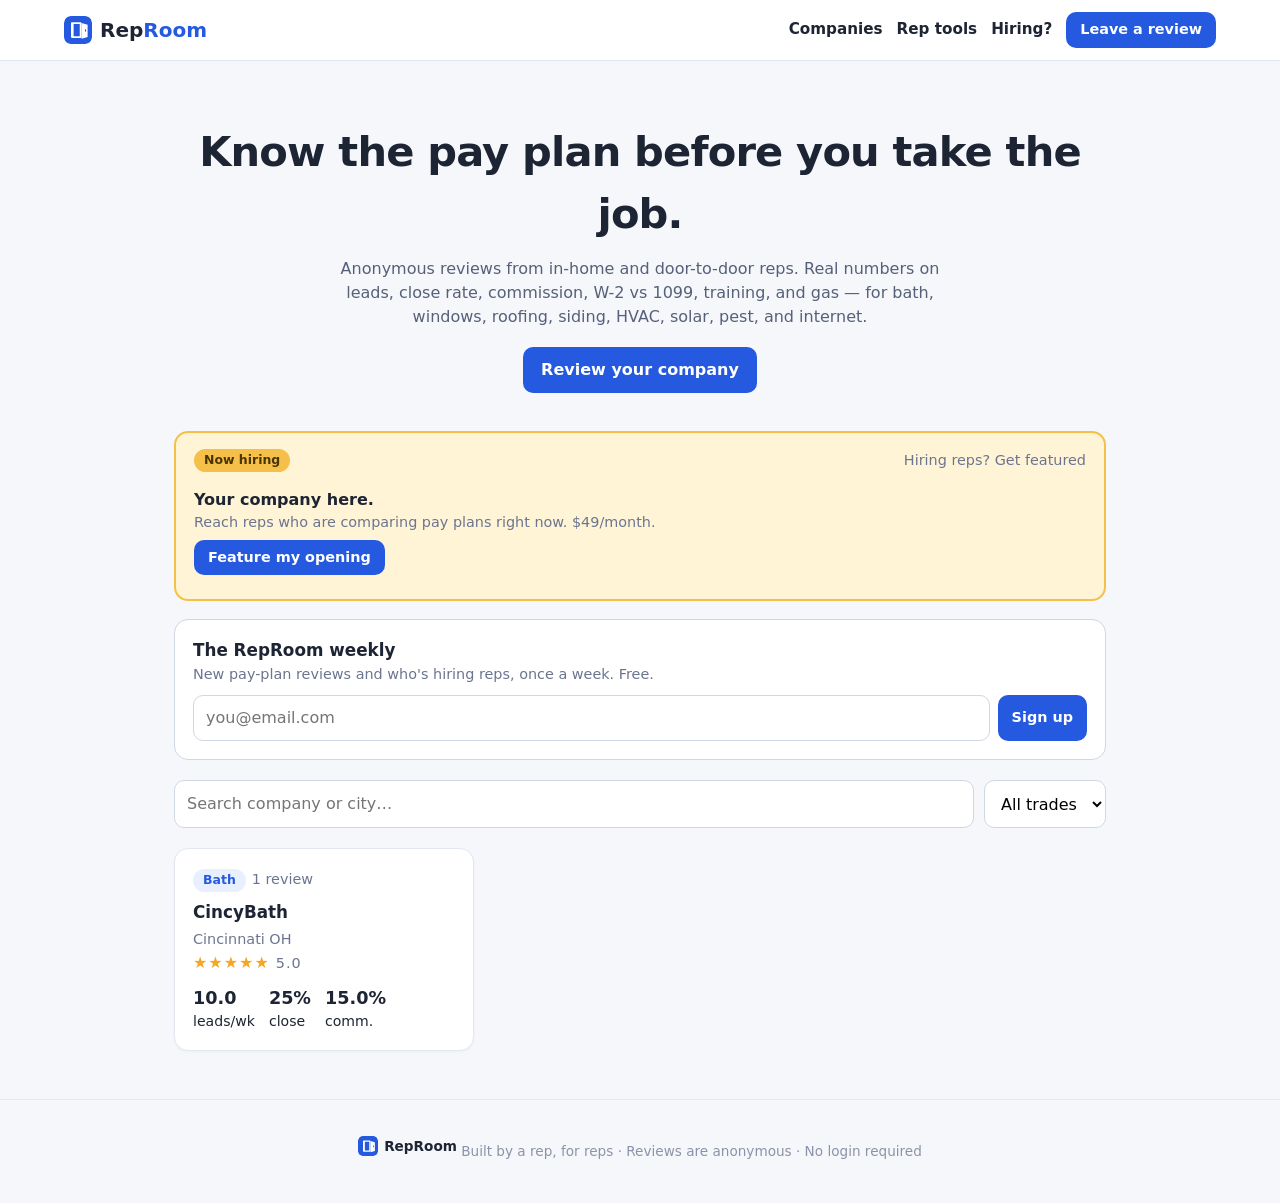
<file: index.html>
<!doctype html>
<html lang="en">
<head>
<meta charset="utf-8">
<meta name="viewport" content="width=device-width,initial-scale=1">
<title>RepRoom – real numbers from in-home sales reps</title>
<meta name="description" content="Anonymous, numbers-first reviews of in-home and door-to-door sales jobs. Leads, close rate, commission, W-2 vs 1099.">
<meta property="og:title" content="RepRoom">
<meta property="og:description" content="Know the pay plan before you take the job. Anonymous reviews from real sales reps.">
<meta property="og:type" content="website">
<link rel="icon" href="favicon.svg" type="image/svg+xml">
<link rel="apple-touch-icon" href="apple-touch-icon.png">
<link rel="stylesheet" href="style.css?v=noprice1">
</head>
<body>
<header>
  <a href="#/" class="logo" aria-label="RepRoom home">
    <img src="logo.svg" width="28" height="28" alt="">
    <span class="word">Rep<span>Room</span></span>
  </a>
  <nav>
    <a href="#/">Companies</a>
    <a href="visualizer/?v=iphone1">Rep tools</a>
    <a href="#/hire">Hiring?</a>
    <a href="#/review" class="btn sm">Leave a review</a>
  </nav>
</header>
<main id="app"></main>
<footer>
  <div class="foot-brand"><img src="logo.svg" width="20" height="20" alt=""> RepRoom</div>
  Built by a rep, for reps · Reviews are anonymous · No login required
</footer>
<script src="app.js?v=noprice1"></script>
</body>
</html>
</file>
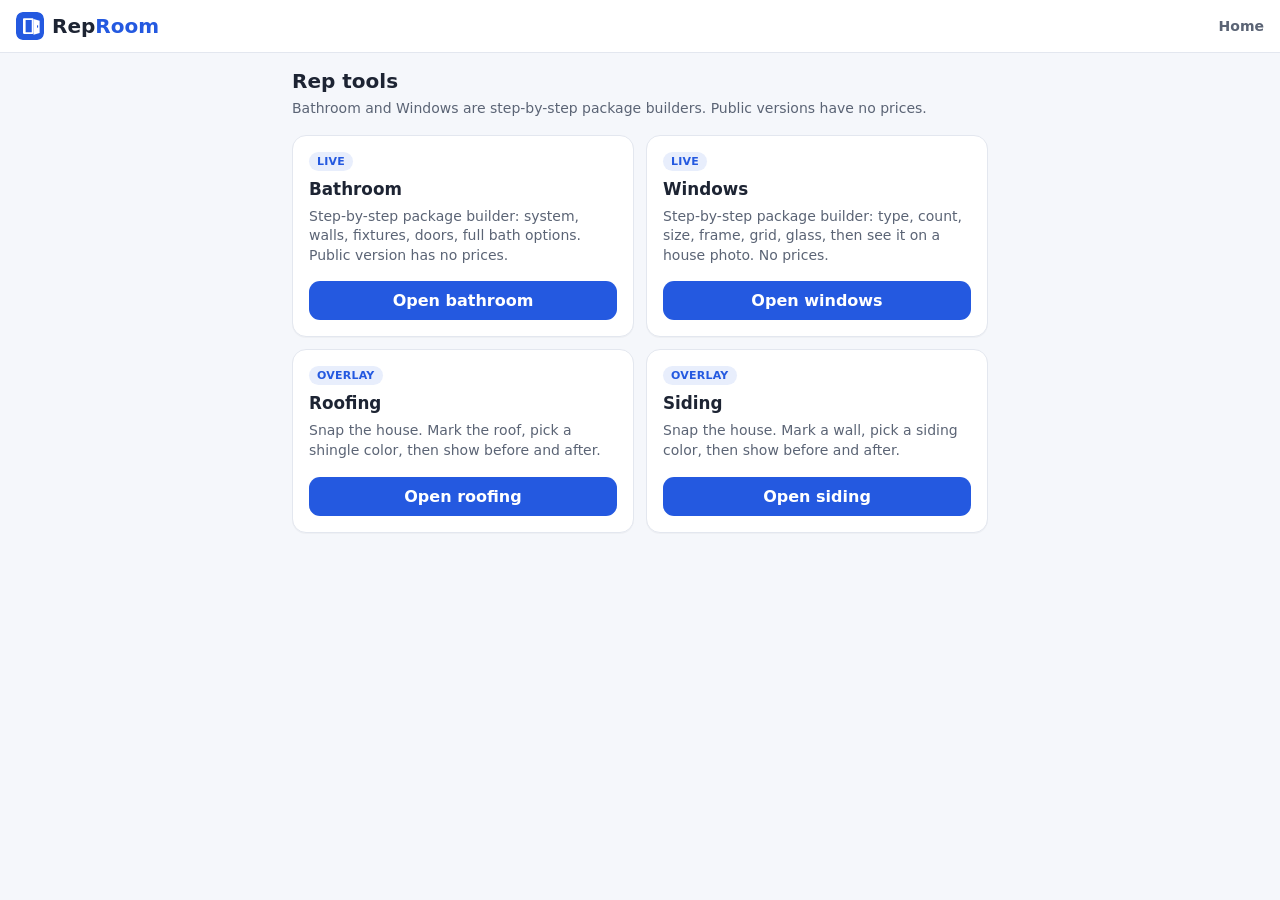
<file: visualizer/index.html>
<!doctype html>
<html lang="en"><head>
<meta charset="utf-8">
<meta name="viewport" content="width=device-width,initial-scale=1,viewport-fit=cover">
<meta name="theme-color" content="#2459e0">
<title>RepRoom · Rep tools</title>
<link rel="icon" href="../favicon.svg" type="image/svg+xml">
<link rel="apple-touch-icon" href="../apple-touch-icon.png">
<style>
:root{--blue:#2459e0;--ink:#1d2433;--bg:#f5f7fb;--line:#e3e7ef;--gold:#f5c04a;--muted:#5b6475}
*{box-sizing:border-box}body{margin:0;background:var(--bg);color:var(--ink);font-family:system-ui,-apple-system,"Segoe UI",Roboto,sans-serif}
a{color:inherit;text-decoration:none}
header{display:flex;align-items:center;justify-content:space-between;padding:12px 16px;background:#fff;border-bottom:1px solid var(--line);position:sticky;top:0;z-index:2}
.brand{display:flex;align-items:center;gap:8px;font-weight:800;font-size:1.25rem;color:var(--ink)}
.brand img{width:28px;height:28px;border-radius:7px}
.brand span{color:var(--blue)}
main{max-width:720px;margin:0 auto;padding:16px 12px 40px}
h1{font-size:1.25rem;margin:0 0 6px}
.hint{color:var(--muted);font-size:14px;margin:0 0 16px;line-height:1.4}
.grid{display:grid;gap:12px}
@media(min-width:560px){.grid{grid-template-columns:1fr 1fr}}
.card{background:#fff;border:1px solid var(--line);border-radius:14px;padding:16px;display:flex;flex-direction:column;gap:8px;box-shadow:0 1px 0 rgba(29,36,51,.03)}
.card h2{margin:0;font-size:1.05rem}
.card p{margin:0;color:var(--muted);font-size:14px;line-height:1.4;flex:1}
.btn{display:inline-block;margin-top:8px;background:var(--blue);color:#fff;font-weight:650;padding:10px 14px;border-radius:11px;text-align:center}
.soon{opacity:.72}.soon .btn{background:#9aa3b5}
.tag{display:inline-block;font-size:11px;font-weight:700;letter-spacing:.02em;text-transform:uppercase;color:var(--blue);background:#e8eefc;border-radius:999px;padding:3px 8px;width:fit-content}
</style></head><body>
<header>
  <a class="brand" href="../?v=winflow1"><img src="../logo.svg" width="28" height="28" alt=""><div>Rep<span>Room</span></div></a>
  <a href="../?v=winflow1" style="font-weight:600;font-size:14px;color:var(--muted)">Home</a>
</header>
<main>
  <h1>Rep tools</h1>
  <p class="hint">Bathroom and Windows are step-by-step package builders. Public versions have no prices.</p>
  <div class="grid">
    <a class="card" href="packages/?v=winflow1">
      <span class="tag">Live</span>
      <h2>Bathroom</h2>
      <p>Step-by-step package builder: system, walls, fixtures, doors, full bath options. Public version has no prices.</p>
      <span class="btn">Open bathroom</span>
    </a>
    <a class="card" href="windows/?v=winfix1">
      <span class="tag">Live</span>
      <h2>Windows</h2>
      <p>Step-by-step package builder: type, count, size, frame, grid, glass, then see it on a house photo. No prices.</p>
      <span class="btn">Open windows</span>
    </a>
    <a class="card" href="roofing/?v=winflow1">
      <span class="tag">Overlay</span>
      <h2>Roofing</h2>
      <p>Snap the house. Mark the roof, pick a shingle color, then show before and after.</p>
      <span class="btn">Open roofing</span>
    </a>
    <a class="card" href="siding/?v=winflow1">
      <span class="tag">Overlay</span>
      <h2>Siding</h2>
      <p>Snap the house. Mark a wall, pick a siding color, then show before and after.</p>
      <span class="btn">Open siding</span>
    </a>
  </div>
</main>
</body></html>
</file>
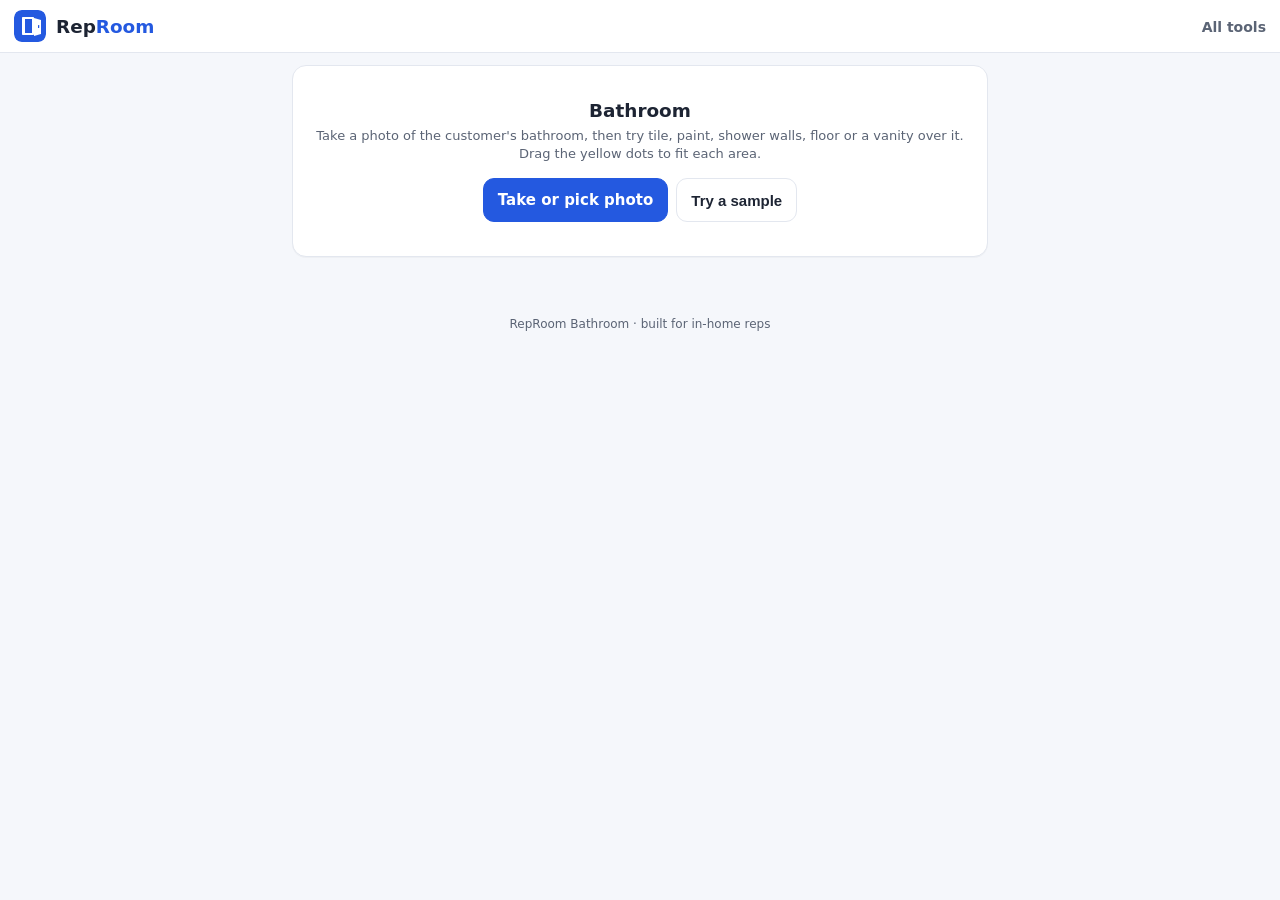
<file: visualizer/bath/index.html>
<!doctype html>
<html lang="en"><head>
<meta charset="utf-8">
<meta name="viewport" content="width=device-width,initial-scale=1,viewport-fit=cover">
<meta name="theme-color" content="#2459e0">
<meta name="apple-mobile-web-app-capable" content="yes">
<meta name="apple-mobile-web-app-title" content="RepRoom Bathroom">
<title>RepRoom · Bathroom</title>
<link rel="icon" href="../../favicon.svg" type="image/svg+xml">
<link rel="apple-touch-icon" href="../../apple-touch-icon.png">
<style>
:root{--blue:#2459e0;--ink:#1d2433;--bg:#f5f7fb;--line:#e3e7ef;--gold:#f5c04a;--green:#17663a;--red:#b42318;--muted:#5b6475}
*{box-sizing:border-box}html,body{margin:0;background:var(--bg);color:var(--ink);font-family:system-ui,-apple-system,"Segoe UI",Roboto,sans-serif}
a{color:inherit;text-decoration:none}
header{display:flex;align-items:center;justify-content:space-between;gap:12px;padding:10px 14px;background:#fff;border-bottom:1px solid var(--line);position:sticky;top:0;z-index:5}
.brand{display:flex;align-items:center;gap:10px;font-weight:800;font-size:1.15rem}
.brand img{width:32px;height:32px;border-radius:8px;display:block}
.brand span{color:var(--blue)}
.nav a{font-weight:600;font-size:14px;color:var(--muted)}
main{max-width:720px;margin:0 auto;padding:12px 12px 40px}
.card{background:#fff;border:1px solid var(--line);border-radius:14px;padding:14px;margin-bottom:12px;box-shadow:0 1px 0 rgba(29,36,51,.03)}
.btn{appearance:none;border:1px solid var(--line);background:#fff;border-radius:11px;padding:12px 14px;font-size:15px;font-weight:650;color:var(--ink);cursor:pointer;min-height:44px}
.btn:active{transform:scale(.98)}.btn.p{background:var(--blue);color:#fff;border-color:var(--blue)}.btn.d{color:var(--red);border-color:#f0d0cc}
.btn:disabled{opacity:.4;cursor:default}
.btn.on{background:#e8eefc;border-color:var(--blue);color:var(--blue)}
.row{display:flex;gap:8px;flex-wrap:wrap;align-items:center}
#wrap{position:relative;touch-action:none;user-select:none;-webkit-user-select:none}
canvas#cv{width:100%;display:block;border-radius:12px;background:#dfe3ea}
.chips{display:flex;gap:10px;overflow-x:auto;padding:6px 0 2px;-webkit-overflow-scrolling:touch}
.chip{flex:0 0 auto;display:flex;flex-direction:column;align-items:center;gap:4px;font-size:12px;border:2px solid transparent;border-radius:12px;padding:6px;background:none;color:var(--ink);cursor:pointer;min-width:68px}
.chip canvas{width:60px;height:60px;border-radius:10px;display:block;border:1px solid var(--line)}.chip.on{border-color:var(--blue)}
.tabs{display:flex;gap:8px;overflow-x:auto;-webkit-overflow-scrolling:touch;padding-bottom:2px}
.tab{flex:0 0 auto;padding:12px 14px;border-radius:999px;border:1px solid var(--line);background:#fff;font-weight:650;cursor:pointer;min-height:44px}
.hint{font-size:13px;color:var(--muted);margin:6px 0;line-height:1.35}
#empty{text-align:center;padding:34px 12px}
.hide{display:none!important}
h1{font-size:1.15rem;margin:0 0 6px}
.toast{position:fixed;left:50%;bottom:24px;transform:translateX(-50%);background:var(--ink);color:#fff;padding:10px 14px;border-radius:10px;font-size:14px;font-weight:600;opacity:0;pointer-events:none;transition:opacity .2s;z-index:20;max-width:90vw}
.toast.on{opacity:1}
footer{text-align:center;color:var(--muted);font-size:12px;padding:8px 12px 24px}
input[type=range]{width:100%;accent-color:var(--blue);height:28px}
body.present .edit-only{display:none!important}
body.present header,.present-bar{transition:opacity .15s}
.present-bar{position:sticky;bottom:0;background:rgba(255,255,255,.96);border-top:1px solid var(--line);padding:10px 12px;display:none;z-index:6}
body.present .present-bar{display:block}
.seg{display:flex;gap:0;border:1px solid var(--line);border-radius:11px;overflow:hidden}
.seg button{flex:1;border:0;border-right:1px solid var(--line);background:#fff;padding:12px 10px;font-weight:650;min-height:44px}
.seg button:last-child{border-right:0}
.seg button.on{background:var(--blue);color:#fff}
</style></head><body>
<header>
  <a class="brand" href="../?v=theme1"><img src="../../logo.svg" width="28" height="28" alt=""><div>Rep<span>Room</span></div></a>
  <nav class="nav"><a href="../?v=theme1">All tools</a></nav>
</header>
<main>
<div class="card" id="empty">
 <h1>Bathroom</h1>
 <p class="hint">Take a photo of the customer's bathroom, then try tile, paint, shower walls, floor or a vanity over it. Drag the yellow dots to fit each area.</p>
 <div class="row" style="justify-content:center;margin-top:16px">
  <label class="btn p">Take or pick photo<input id="file" type="file" accept="image/*" capture="environment" class="hide"></label>
  <button class="btn" id="sample" type="button">Try a sample</button>
 </div>
</div>
<div id="work" class="hide">
 <div class="card">
  <div id="wrap"><canvas id="cv"></canvas></div>
  <div class="edit-only" style="margin-top:10px"><div class="hint" style="margin:0 0 2px">Before ← → After</div><input id="split" type="range" min="0" max="100" value="0" aria-label="Before and after"></div>
 </div>
 <div class="card edit-only">
  <div class="row" style="margin-bottom:8px">
    <button class="btn" id="undo" type="button" disabled>Undo</button>
    <button class="btn" id="redo" type="button" disabled>Redo</button>
    <button class="btn" id="lock" type="button">Lock corners</button>
    <button class="btn" id="present" type="button">Present</button>
  </div>
  <div class="hint" style="margin-top:0">Overlay strength</div>
  <div class="seg" id="strength">
    <button type="button" data-a="0.55">Soft</button>
    <button type="button" data-a="0.85" class="on">Strong</button>
    <button type="button" data-a="1">Max</button>
  </div>
 </div>
 <div class="card edit-only">
  <div class="hint" style="margin-top:0">Add an area, then drag the 4 dots to the corners.</div>
  <div class="tabs" id="addTabs"></div>
 </div>
 <div class="card hide edit-only" id="stylePanel">
  <div class="row" style="justify-content:space-between"><b id="selName"></b><button class="btn d" id="del" type="button">Remove</button></div>
  <div class="chips" id="chips"></div>
  <div class="hint">Fine tune strength</div><input id="alpha" type="range" min="25" max="100" value="85" aria-label="Strength">
 </div>
 <div class="row edit-only">
  <button class="btn p" id="share" type="button">Share after photo</button>
  <button class="btn" id="shareBA" type="button">Share before and after</button>
  <button class="btn" id="save" type="button">Save</button>
  <label class="btn">New photo<input id="file2" type="file" accept="image/*" capture="environment" class="hide"></label>
  <button class="btn d" id="clear" type="button">Start over</button>
 </div>
 <p class="hint edit-only">Rough preview for the kitchen table. Final look depends on the products you quote.</p>
</div>
</main>
<div class="present-bar">
  <div class="row" style="justify-content:space-between">
    <input id="split2" type="range" min="0" max="100" value="0" style="flex:1" aria-label="Before and after">
    <button class="btn p" id="exitPresent" type="button">Done presenting</button>
  </div>
</div>
<footer class="edit-only">RepRoom Bathroom · built for in-home reps</footer>
<div class="toast" id="toast"></div>
<script>
(function(){
const STORE='reproom_bath_v1';
const T=(w,h,f)=>{const c=document.createElement('canvas');c.width=w;c.height=h;f(c.getContext('2d'),w,h);return c};
function grout(g,w,h,base,line,bw,bh,off,lw){g.fillStyle=base;g.fillRect(0,0,w,h);g.strokeStyle=line;g.lineWidth=lw||2;for(let y=0,r=0;y<h;y+=bh,r++){g.beginPath();g.moveTo(0,y);g.lineTo(w,y);g.stroke();const o=(r%2&&off)?bw/2:0;for(let x=-o;x<w;x+=bw){g.beginPath();g.moveTo(x,y);g.lineTo(x,y+bh);g.stroke()}}}
function vein(g,w,h,col,n){g.strokeStyle=col;for(let i=0;i<n;i++){g.lineWidth=Math.random()*1.5+.3;g.beginPath();let x=Math.random()*w,y=0;g.moveTo(x,y);while(y<h){x+=Math.random()*30-15;y+=Math.random()*25+5;g.lineTo(x,y)}g.stroke()}}
function hex(g,w,h,base,line,s){g.fillStyle=base;g.fillRect(0,0,w,h);g.strokeStyle=line;g.lineWidth=2;const dx=s*Math.sqrt(3),dy=s*1.5;for(let r=-1;r*dy<h+s;r++)for(let c=-1;c*dx<w+s;c++){const cx=c*dx+(r%2?dx/2:0),cy=r*dy;g.beginPath();for(let k=0;k<6;k++){const a=Math.PI/3*k+Math.PI/6;g.lineTo(cx+s*Math.cos(a),cy+s*Math.sin(a))}g.closePath();g.stroke()}}
function noise(g,w,h,a){const d=g.getImageData(0,0,w,h);for(let i=0;i<d.data.length;i+=4){const n=(Math.random()-.5)*a;d.data[i]+=n;d.data[i+1]+=n;d.data[i+2]+=n}g.putImageData(d,0,0)}
const STY={
 wall:{label:'Wall tile',list:[
  ['White subway',T(120,60,(g,w,h)=>grout(g,w,h,'#f4f4f1','#c9cbcf',60,30,1))],
  ['Gray subway',T(120,60,(g,w,h)=>grout(g,w,h,'#a9adb2','#e6e7e9',60,30,1))],
  ['Navy subway',T(120,60,(g,w,h)=>grout(g,w,h,'#26375a','#d9dde5',60,30,1))],
  ['White marble',T(240,240,(g,w,h)=>{g.fillStyle='#f3f2ef';g.fillRect(0,0,w,h);vein(g,w,h,'rgba(120,120,130,.45)',7);g.strokeStyle='#d7d7d7';g.lineWidth=1.5;g.strokeRect(0,0,w,h)})],
  ['Large gray',T(240,120,(g,w,h)=>{grout(g,w,h,'#8f9296','#bfc1c4',240,120,0,1.5);noise(g,w,h,14)})],
  ['Stacked white',T(60,120,(g,w,h)=>grout(g,w,h,'#fbfbfa','#cfd1d4',30,120,0))]]},
 floor:{label:'Floor',list:[
  ['Gray plank',T(240,80,(g,w,h)=>{grout(g,w,h,'#9a948c','#6f6a64',240,40,1,1.5);noise(g,w,h,20)})],
  ['Oak plank',T(240,80,(g,w,h)=>{grout(g,w,h,'#b88a5a','#7d5a39',240,40,1,1.5);noise(g,w,h,24)})],
  ['White hex',T(104,90,(g,w,h)=>hex(g,w,h,'#f2f2f0','#bfc2c6',15))],
  ['Slate',T(160,160,(g,w,h)=>{grout(g,w,h,'#4c5157','#2f3236',80,80,0);noise(g,w,h,30)})],
  ['Checker',T(80,80,(g,w,h)=>{g.fillStyle='#f2f2f2';g.fillRect(0,0,w,h);g.fillStyle='#222';g.fillRect(0,0,40,40);g.fillRect(40,40,40,40)})]]},
 shower:{label:'Shower walls',list:[
  ['White panel',T(200,200,(g,w,h)=>{g.fillStyle='#f6f6f4';g.fillRect(0,0,w,h);noise(g,w,h,6)})],
  ['Marble panel',T(240,240,(g,w,h)=>{g.fillStyle='#efeeea';g.fillRect(0,0,w,h);vein(g,w,h,'rgba(110,110,120,.5)',9)})],
  ['Stone panel',T(200,200,(g,w,h)=>{g.fillStyle='#c4b8a6';g.fillRect(0,0,w,h);noise(g,w,h,40)})],
  ['Charcoal panel',T(240,240,(g,w,h)=>{g.fillStyle='#3a3d42';g.fillRect(0,0,w,h);vein(g,w,h,'rgba(220,220,225,.35)',6)})],
  ['Glass door',T(200,200,(g,w,h)=>{g.fillStyle='rgba(210,230,235,.35)';g.fillRect(0,0,w,h)}),'glass']]},
 vanity:{label:'Vanity',list:[
  ['White shaker',null,'#f4f4f2'],['Gray',null,'#8e939a'],['Navy',null,'#23324f'],['Walnut',null,'#6b4a33'],['Black',null,'#2a2a2c']]},
 paint:{label:'Paint',list:[
  ['Soft white',null,'#efede6'],['Greige',null,'#c9bfb1'],['Sage',null,'#a9b5a0'],['Light gray',null,'#c8ccd0'],['Navy',null,'#2c3a57']]}
};
const cv=document.getElementById('cv'),g=cv.getContext('2d',{alpha:false});
let img=null,imgData=null,W=0,H=0,areas=[],sel=-1,drag=null,locked=false,hist=[],histI=-1,restoring=false;
const $=id=>document.getElementById(id);
function toast(m){const t=$('toast');t.textContent=m;t.classList.add('on');clearTimeout(toast._t);toast._t=setTimeout(()=>t.classList.remove('on'),1800)}
function snap(){return JSON.parse(JSON.stringify({areas,sel,locked,split:$('split').value}))}
function pushHist(){if(restoring)return;hist=hist.slice(0,histI+1);hist.push(snap());if(hist.length>40)hist.shift();histI=hist.length-1;syncHist();persist()}
function syncHist(){$('undo').disabled=histI<=0;$('redo').disabled=histI<0||histI>=hist.length-1;$('lock').classList.toggle('on',locked);$('lock').textContent=locked?'Unlock corners':'Lock corners'}
function applySnap(s){restoring=true;areas=JSON.parse(JSON.stringify(s.areas));sel=s.sel;locked=!!s.locked;$('split').value=s.split||0;$('split2').value=$('split').value;restoring=false;draw();panel();syncHist()}
$('undo').onclick=()=>{if(histI<=0)return;histI--;applySnap(hist[histI]);persist()};
$('redo').onclick=()=>{if(histI>=hist.length-1)return;histI++;applySnap(hist[histI]);persist()};
$('lock').onclick=()=>{locked=!locked;pushHist();draw();toast(locked?'Corners locked':'Corners unlocked')};
function setPresent(on){document.body.classList.toggle('present',on);if(on){sel=-1;draw();panel();$('split2').value=$('split').value}}
$('present').onclick=()=>setPresent(true);
$('exitPresent').onclick=()=>setPresent(false);
$('split2').oninput=e=>{$('split').value=e.target.value;draw();persist()};
function swatch(k,i){const s=STY[k].list[i];return T(60,60,(c,w,h)=>{if(s[1]){const p=c.createPattern(s[1],'repeat');c.fillStyle=p;c.fillRect(0,0,w,h);if(s[2]==='glass'){c.strokeStyle='#888';c.lineWidth=3;c.strokeRect(2,2,w-4,h-4)}}else{c.fillStyle=s[2];c.fillRect(0,0,w,h)}})}
Object.keys(STY).forEach(k=>{const b=document.createElement('button');b.type='button';b.className='tab';b.textContent='+ '+STY[k].label;b.onclick=()=>addArea(k);$('addTabs').appendChild(b)});
function showWork(){$('empty').classList.add('hide');$('work').classList.remove('hide')}
function loadFromData(dataUrl,keepAreas){const im=new Image();im.onload=()=>{img=im;imgData=dataUrl;const m=1600,s=Math.min(1,m/Math.max(im.width,im.height));W=Math.max(1,Math.round(im.width*s));H=Math.max(1,Math.round(im.height*s));cv.width=W;cv.height=H;if(!keepAreas){areas=[];sel=-1;hist=[];histI=-1}showWork();$('split').value=0;draw();panel();if(!keepAreas)pushHist();else{syncHist();persist()}};im.onerror=()=>toast('Could not load that photo');im.src=dataUrl}
function onFile(e){const f=e.target.files&&e.target.files[0];if(!f)return;if(!f.type.startsWith('image/')){toast('Pick a photo');e.target.value='';return}const r=new FileReader();r.onerror=()=>toast('Could not read that photo');r.onload=()=>loadFromData(r.result,false);r.readAsDataURL(f);e.target.value=''}
$('file').onchange=onFile;$('file2').onchange=onFile;
$('sample').onclick=()=>{const c=T(900,1200,(g,w,h)=>{let gr=g.createLinearGradient(0,0,0,h);gr.addColorStop(0,'#d9d2c4');gr.addColorStop(1,'#b9ae9c');g.fillStyle=gr;g.fillRect(0,0,w,h);g.fillStyle='#cfc7b8';g.fillRect(0,860,w,340);g.fillStyle='#e9e6df';g.fillRect(80,560,420,40);g.fillStyle='#d7cfbf';g.fillRect(100,600,380,260);g.strokeStyle='#a99f8e';g.lineWidth=4;g.strokeRect(120,620,160,220);g.strokeRect(300,620,160,220);g.fillStyle='#f2f2f2';g.beginPath();g.ellipse(290,575,110,18,0,0,7);g.fill();g.fillStyle='#bfc4c9';g.fillRect(150,160,280,340);g.fillStyle='#e8eef0';g.fillRect(165,175,250,310);g.fillStyle='#ece9e2';g.fillRect(560,120,300,780);g.fillStyle='#f6f6f3';g.fillRect(560,760,300,140);g.fillStyle='#9aa0a6';g.fillRect(680,220,60,12);noise(g,w,h,10)});loadFromData(c.toDataURL('image/jpeg',.92),false)};
function addArea(k){if(!img)return;const isV=k==='vanity';const w=W*(isV?.4:.5),h=H*(isV?.25:.4),x=(W-w)/2,y=(H-h)/2;areas.push({k,i:0,a:.85,p:[[x,y],[x+w,y],[x+w,y+h],[x,y+h]]});sel=areas.length-1;draw();panel();pushHist()}
function panel(){const P=$('stylePanel');if(sel<0){P.classList.add('hide');return}P.classList.remove('hide');const A=areas[sel];$('selName').textContent=STY[A.k].label;$('alpha').value=Math.round(A.a*100);const ch=$('chips');ch.innerHTML='';STY[A.k].list.forEach((s,i)=>{const b=document.createElement('button');b.type='button';b.className='chip'+(i===A.i?' on':'');b.appendChild(swatch(A.k,i));const lab=document.createElement('span');lab.textContent=s[0];b.appendChild(lab);b.onclick=()=>{A.i=i;draw();panel();pushHist()};ch.appendChild(b)})}
$('alpha').oninput=e=>{if(sel>=0){areas[sel].a=e.target.value/100;draw()}};
$('alpha').onchange=()=>{if(sel>=0)pushHist()};
$('del').onclick=()=>{if(sel<0)return;areas.splice(sel,1);sel=-1;draw();panel();pushHist()};
$('clear').onclick=()=>{if(!confirm('Clear this bathroom and start over?'))return;areas=[];sel=-1;img=null;imgData=null;hist=[];histI=-1;localStorage.removeItem(STORE);$('work').classList.add('hide');$('empty').classList.remove('hide');setPresent(false);syncHist()};
$('split').oninput=()=>{$('split2').value=$('split').value;draw()};
$('split').onchange=()=>persist();
document.querySelectorAll('#strength button').forEach(b=>b.onclick=()=>{document.querySelectorAll('#strength button').forEach(x=>x.classList.remove('on'));b.classList.add('on');const a=+b.dataset.a;areas.forEach(A=>A.a=a);if(sel>=0)$('alpha').value=Math.round(a*100);draw();pushHist()});
function path(c,p){c.beginPath();c.moveTo(p[0][0],p[0][1]);for(let j=1;j<4;j++)c.lineTo(p[j][0],p[j][1]);c.closePath()}
function fillPattern(c,tile,originX,originY,scale){const sc=Math.max(.12,scale);if(typeof DOMMatrix!=='undefined'&&tile.width){const pat=c.createPattern(tile,'repeat');if(pat&&pat.setTransform){pat.setTransform(new DOMMatrix([sc,0,0,sc,originX,originY]));c.fillStyle=pat;c.fillRect(0,0,W,H);return}}
 const tw=Math.max(1,Math.round(tile.width*sc)),th=Math.max(1,Math.round(tile.height*sc));
 for(let y=originY-th;y<H+th;y+=th)for(let x=originX-tw;x<W+tw;x+=tw)c.drawImage(tile,x,y,tw,th)}
function renderAfter(c){c.drawImage(img,0,0,W,H);areas.forEach(A=>{const s=STY[A.k].list[A.i];const p=A.p;const span=Math.hypot(p[1][0]-p[0][0],p[1][1]-p[0][1]);c.save();path(c,p);c.clip();
 if(A.k==='vanity'){const xs=p.map(q=>q[0]),ys=p.map(q=>q[1]);const x0=Math.min(...xs),x1=Math.max(...xs),y0=Math.min(...ys),y1=Math.max(...ys),w=Math.max(1,x1-x0),h=Math.max(1,y1-y0);c.globalAlpha=A.a;c.fillStyle=s[2];c.fillRect(x0,y0,w,h);c.fillStyle='#ecebe7';c.fillRect(x0,y0,w,h*.1);c.strokeStyle='rgba(0,0,0,.35)';c.lineWidth=Math.max(2,w/150);const n=w>h*1.6?3:2,dw=w/n;for(let j=0;j<n;j++){c.strokeRect(x0+j*dw+w*.02,y0+h*.16,dw-w*.04,h*.78);c.strokeRect(x0+j*dw+w*.05,y0+h*.22,dw-w*.1,h*.66)}c.fillStyle='#b9bcc0';for(let j=0;j<n;j++)c.fillRect(x0+j*dw+dw/2-w*.03,y0+h*.3,w*.06,Math.max(3,h*.02))}
 else if(s[1]){c.globalAlpha=A.a;fillPattern(c,s[1],p[0][0],p[0][1],Math.max(.15,span/900));if(s[2]==='glass'){c.globalAlpha=1;c.strokeStyle='#9aa0a6';c.lineWidth=Math.max(3,span/80);path(c,p);c.stroke()}}
 else{c.globalAlpha=A.a*.9;c.fillStyle=s[2];c.fillRect(0,0,W,H)}
 c.globalAlpha=.35;c.globalCompositeOperation='multiply';c.drawImage(img,0,0,W,H);c.restore()})}
function draw(){if(!img)return;g.globalCompositeOperation='source-over';g.globalAlpha=1;renderAfter(g);const sp=$('split').value/100;if(sp>0){g.save();g.beginPath();g.rect(0,0,W*sp,H);g.clip();g.drawImage(img,0,0,W,H);g.restore();g.fillStyle='#fff';g.fillRect(W*sp-2,0,4,H)}
 const presenting=document.body.classList.contains('present');
 areas.forEach((A,j)=>{if(presenting||j!==sel)return;g.strokeStyle='#2459e0';g.lineWidth=Math.max(2,W/400);g.setLineDash([10,8]);path(g,A.p);g.stroke();g.setLineDash([]);if(locked)return;A.p.forEach(q=>{g.beginPath();g.arc(q[0],q[1],Math.max(16,W/40),0,7);g.fillStyle='#f5c04a';g.fill();g.lineWidth=4;g.strokeStyle='#fff';g.stroke()})})}
function pt(e){const r=cv.getBoundingClientRect(),t=e.touches?e.touches[0]:e;return[(t.clientX-r.left)*W/r.width,(t.clientY-r.top)*H/r.height]}
function inside(p,q){let c=false;for(let i=0,j=3;i<4;j=i++){if((q[i][1]>p[1])!==(q[j][1]>p[1])&&p[0]<(q[j][0]-q[i][0])*(p[1]-q[i][1])/(q[j][1]-q[i][1])+q[i][0])c=!c}return c}
function down(e){if(!img||document.body.classList.contains('present'))return;const p=pt(e),R=Math.max(40,W/18);if(!locked&&sel>=0){const A=areas[sel];for(let j=0;j<4;j++)if(Math.hypot(A.p[j][0]-p[0],A.p[j][1]-p[1])<R){drag={j,last:p};e.preventDefault();return}}
 for(let j=areas.length-1;j>=0;j--)if(inside(p,areas[j].p)){sel=j;if(!locked)drag={j:-1,last:p};draw();panel();e.preventDefault();return}sel=-1;draw();panel()}
function move(e){if(!drag||locked)return;e.preventDefault();const p=pt(e),A=areas[sel];if(drag.j>=0)A.p[drag.j]=p;else{const dx=p[0]-drag.last[0],dy=p[1]-drag.last[1];A.p.forEach(q=>{q[0]+=dx;q[1]+=dy})}drag.last=p;draw()}
function up(){if(drag){drag=null;pushHist()}else drag=null}
cv.addEventListener('mousedown',down);window.addEventListener('mousemove',move);window.addEventListener('mouseup',up);
cv.addEventListener('touchstart',down,{passive:false});window.addEventListener('touchmove',move,{passive:false});window.addEventListener('touchend',up);
async function exportBlob(kind){const c=kind==='ba'?T(W*2+20,H+70,(x)=>{x.fillStyle='#fff';x.fillRect(0,0,W*2+20,H+70);x.drawImage(img,0,60,W,H);x.drawImage(T(W,H,renderAfter),W+20,60);x.fillStyle='#1d2433';x.font='bold '+Math.max(28,Math.round(W/28))+'px system-ui,sans-serif';x.fillText('Before',10,44);x.fillText('After',W+30,44);x.fillStyle='#2459e0';x.font='600 '+Math.max(18,Math.round(W/40))+'px system-ui,sans-serif';x.fillText('RepRoom Bathroom',10,H+64)}):T(W,H,renderAfter);
 return await new Promise((res,rej)=>c.toBlob(b=>b?res(b):rej(new Error('blob')),'image/jpeg',.92))}
async function shareOrSave(kind,forceSave){if(!img)return;try{const name=kind==='ba'?'reproom-before-after.jpg':'reproom-after.jpg';const blob=await exportBlob(kind);const file=new File([blob],name,{type:'image/jpeg'});
 if(!forceSave&&navigator.share&&navigator.canShare&&navigator.canShare({files:[file]})){await navigator.share({files:[file],title:'RepRoom Bathroom'});toast('Shared');return}
 const a=document.createElement('a');a.href=URL.createObjectURL(blob);a.download=name;document.body.appendChild(a);a.click();a.remove();setTimeout(()=>URL.revokeObjectURL(a.href),1500);toast(forceSave?'Saved':'Saved (share not available)')}catch(err){if(err&&err.name==='AbortError')return;toast('Could not share')}}
$('share').onclick=()=>shareOrSave('after',false);
$('shareBA').onclick=()=>shareOrSave('ba',false);
$('save').onclick=()=>shareOrSave('after',true);
function persist(){if(!imgData)return;try{localStorage.setItem(STORE,JSON.stringify({imgData,areas,sel,locked,split:$('split').value,hist,histI}))}catch(e){/* quota */}}
function restore(){try{const raw=localStorage.getItem(STORE);if(!raw)return;const s=JSON.parse(raw);if(!s.imgData)return;areas=s.areas||[];sel=typeof s.sel==='number'?s.sel:-1;locked=!!s.locked;hist=s.hist||[];histI=typeof s.histI==='number'?s.histI:hist.length-1;loadFromData(s.imgData,true);setTimeout(()=>{$('split').value=s.split||0;$('split2').value=$('split').value;draw();panel();syncHist()},0);toast('Restored last bathroom')}catch(e){}}
syncHist();restore();
})();
</script></body></html>
</file>
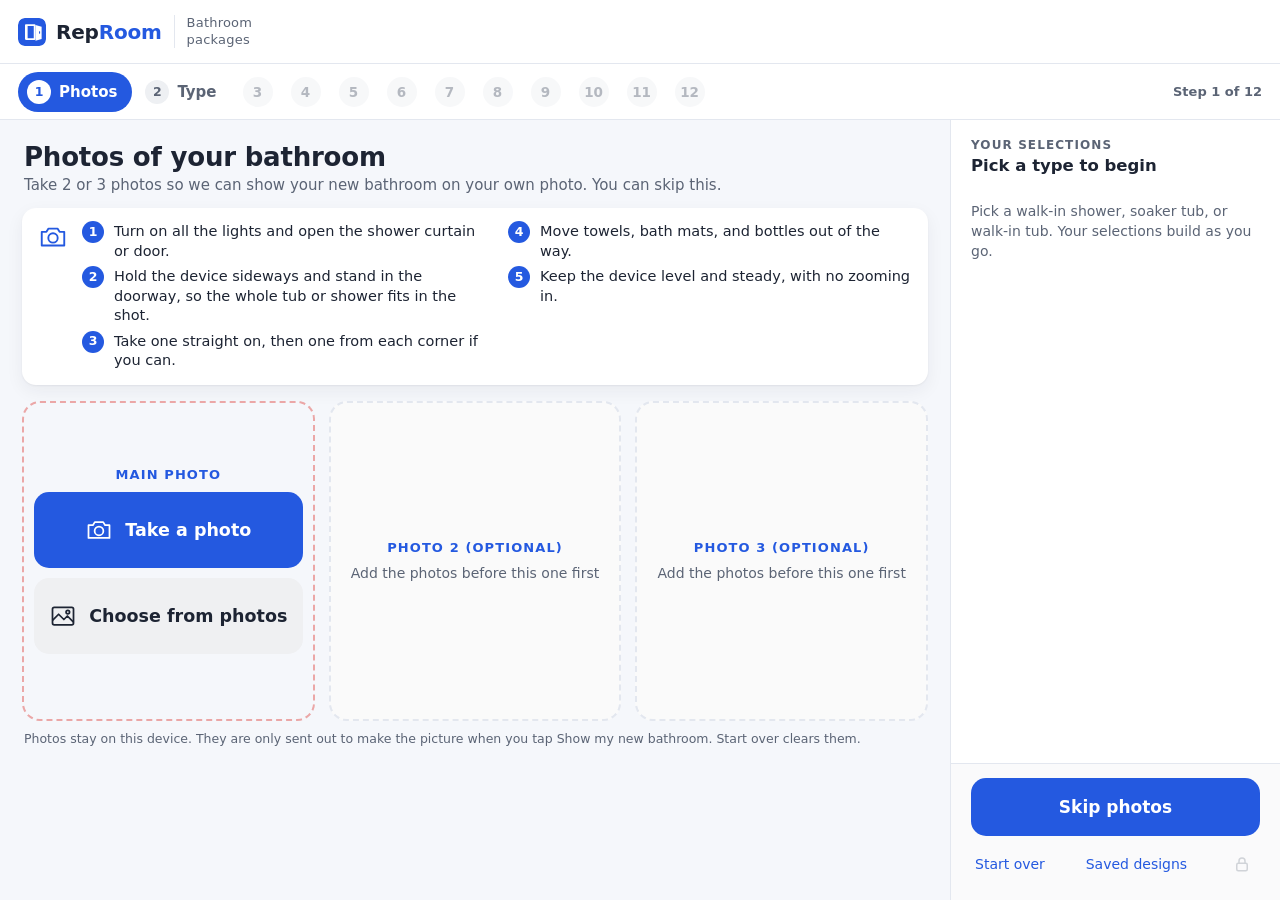
<file: visualizer/packages/index.html>
<!doctype html>
<html lang="en">
<head>
  <meta charset="utf-8">
  <meta name="viewport" content="width=device-width, initial-scale=1, viewport-fit=cover, user-scalable=no">
  <meta name="apple-mobile-web-app-capable" content="yes">
  <meta name="apple-mobile-web-app-status-bar-style" content="default">
  <meta name="apple-mobile-web-app-title" content="RepRoom">
  <meta name="theme-color" content="#2459e0">
  <meta name="robots" content="noindex, nofollow">
  <title>RepRoom Bathroom Options</title>
  <link rel="manifest" href="manifest.webmanifest">
  <link rel="icon" href="icon.svg" type="image/svg+xml">
  <link rel="apple-touch-icon" href="icon-180.png">
  <link rel="stylesheet" href="styles.css?v=nocincy1">
</head>
<body class="noprice">
  <header class="topbar">
    <a class="brand" id="brand" href="../?v=nocincy1" aria-label="RepRoom">
      <img class="brand-logo" src="../../logo.svg" width="28" height="28" alt="">
      <div class="brand-text">
        <div class="brand-name">Rep<span>Room</span></div>
        <div class="brand-sub">Bathroom packages</div>
      </div>
    </a>
    <div class="top-line" id="topLine"></div>
    <div class="total-pill noprice-hide" id="totalPill">
      <span class="total-label">Your total</span>
      <strong class="total-value" id="topTotal">—</strong>
    </div>
  </header>
  <nav class="stepbar" id="stepNav" aria-label="Steps"></nav>

  <main class="layout">
    <section class="stage" id="stage">
      <div class="stage-scroll" id="stageScroll">
        <div id="preview"></div>
        <div id="stepBody"></div>
      </div>
    </section>
    <aside class="side" id="side"></aside>
  </main>

  <div class="scrim" id="scrim" hidden></div>
  <aside class="drawer" id="repDrawer" aria-label="Rep view" hidden></aside>

  <div class="modal" id="pinModal" hidden>
    <div class="pin-card">
      <div class="pin-title">Rep access</div>
      <div class="pin-dots" id="pinDots"><i></i><i></i><i></i><i></i></div>
      <div class="pin-pad" id="pinPad"></div>
      <button class="link-btn" data-act="pin-cancel">Cancel</button>
    </div>
  </div>

  <div class="modal" id="custModal" hidden>
    <form class="form-card" id="custForm" autocomplete="off">
      <div class="form-title" id="custTitle">Save this design</div>
      <div class="form-sub" id="custSub">Add the customer's name to save this design and make a printable summary.</div>
      <label class="field"><span>Customer name</span><input id="custName" name="name" type="text" autocapitalize="words" required></label>
      <label class="field"><span>Address <em>(optional)</em></span><input id="custAddress" name="address" type="text" autocapitalize="words"></label>
      <label class="field"><span>Phone <em>(optional)</em></span><input id="custPhone" name="phone" type="tel" inputmode="tel"></label>
      <div class="form-error" id="custError" hidden>Please enter the customer's name.</div>
      <div class="btns">
        <button type="button" class="btn ghost" data-act="cust-cancel">Cancel</button>
        <button type="submit" class="btn primary" id="custSubmit">Save and show summary</button>
      </div>
    </form>
  </div>

  <div class="modal" id="savedModal" hidden>
    <div class="form-card wide">
      <div class="saved-head"><div class="form-title">Saved designs</div><button class="btn ghost" style="flex:0 0 auto;height:44px;padding:0 16px" data-act="saved-close">Close</button></div>
      <div class="form-sub">Saved on this device only.</div>
      <div id="savedList" class="saved-list"></div>
    </div>
  </div>

  <div class="print-view" id="printView" hidden>
    <div class="print-toolbar">
      <div class="pt-title">Printable summary</div>
      <div class="pt-actions">
        <button class="btn ghost" style="flex:0 0 auto;padding:0 22px" data-act="print-close">Done</button>
        <button class="btn primary" style="flex:0 0 auto;padding:0 22px" data-act="print-now">Print or save as PDF</button>
      </div>
    </div>
    <div class="print-scroll"><article class="sheet" id="printSheet"></article></div>
  </div>

  <div class="toast" id="toast" hidden></div>

  <script src="catalog.js?v=nocincy1"></script>
  <script src="pricing.js?v=nocincy1"></script>
  <script src="flow.js?v=nocincy1"></script>
  <script src="mapping.js?v=nocincy1"></script>
  <script src="preview-prompt.js"></script>
  <script src="photo-utils.js"></script>
  <script src="photo-store.js"></script>
  <script src="app.js?v=nocincy1"></script>
</body>
</html>
</file>
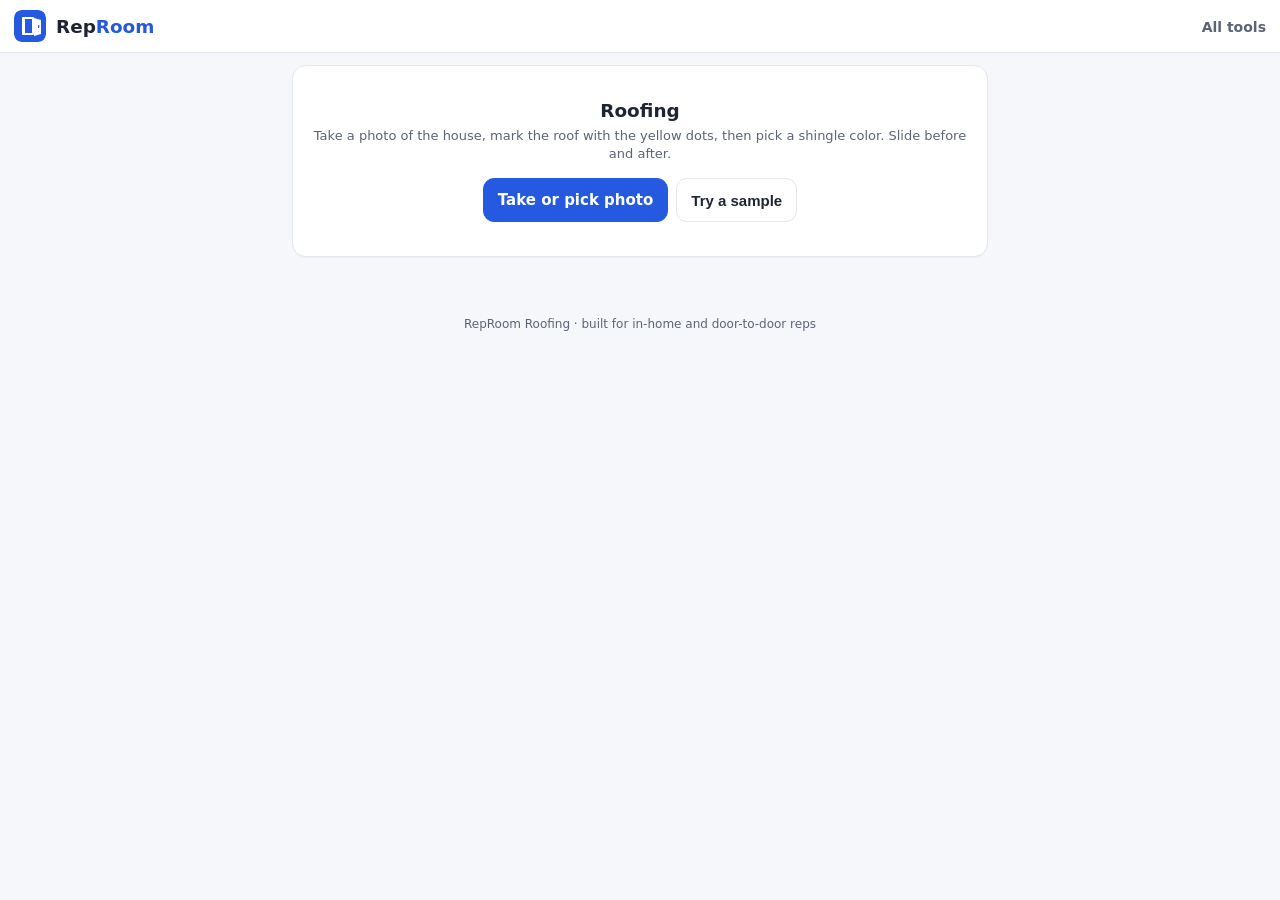
<file: visualizer/roofing/index.html>
<!doctype html>
<html lang="en"><head>
<meta charset="utf-8">
<meta name="viewport" content="width=device-width,initial-scale=1,viewport-fit=cover">
<meta name="theme-color" content="#2459e0">
<meta name="apple-mobile-web-app-capable" content="yes">
<title>RepRoom · Roofing</title>
<link rel="icon" href="../../favicon.svg" type="image/svg+xml">
<link rel="apple-touch-icon" href="../../apple-touch-icon.png">
<style>
:root{--blue:#2459e0;--ink:#1d2433;--bg:#f5f7fb;--line:#e3e7ef;--gold:#f5c04a;--red:#b42318;--muted:#5b6475}
*{box-sizing:border-box}html,body{margin:0;background:var(--bg);color:var(--ink);font-family:system-ui,-apple-system,"Segoe UI",Roboto,sans-serif}
a{color:inherit;text-decoration:none}
header{display:flex;align-items:center;justify-content:space-between;gap:12px;padding:10px 14px;background:#fff;border-bottom:1px solid var(--line);position:sticky;top:0;z-index:5}
.brand{display:flex;align-items:center;gap:10px;font-weight:800;font-size:1.15rem}
.brand img{width:32px;height:32px;border-radius:8px}.brand span{color:var(--blue)}
.nav a{font-weight:600;font-size:14px;color:var(--muted)}
main{max-width:720px;margin:0 auto;padding:12px 12px 40px}
.card{background:#fff;border:1px solid var(--line);border-radius:14px;padding:14px;margin-bottom:12px;box-shadow:0 1px 0 rgba(29,36,51,.03)}
.btn{appearance:none;border:1px solid var(--line);background:#fff;border-radius:11px;padding:12px 14px;font-size:15px;font-weight:650;color:var(--ink);cursor:pointer;min-height:44px}
.btn:active{transform:scale(.98)}.btn.p{background:var(--blue);color:#fff;border-color:var(--blue)}.btn.d{color:var(--red);border-color:#f0d0cc}
.btn:disabled{opacity:.4}.btn.on{background:#e8eefc;border-color:var(--blue);color:var(--blue)}
.row{display:flex;gap:8px;flex-wrap:wrap;align-items:center}
#wrap{position:relative;touch-action:none;user-select:none;-webkit-user-select:none}
canvas#cv{width:100%;display:block;border-radius:12px;background:#dfe3ea}
.chips{display:flex;gap:10px;overflow-x:auto;padding:6px 0;-webkit-overflow-scrolling:touch}
.chip{flex:0 0 auto;display:flex;flex-direction:column;align-items:center;gap:4px;font-size:12px;border:2px solid transparent;border-radius:12px;padding:6px;background:none;cursor:pointer;min-width:68px}
.chip canvas{width:60px;height:60px;border-radius:10px;border:1px solid var(--line)}.chip.on{border-color:var(--blue)}
.hint{font-size:13px;color:var(--muted);margin:6px 0;line-height:1.35}
#empty{text-align:center;padding:34px 12px}.hide{display:none!important}h1{font-size:1.15rem;margin:0 0 6px}
.toast{position:fixed;left:50%;bottom:24px;transform:translateX(-50%);background:var(--ink);color:#fff;padding:10px 14px;border-radius:10px;font-size:14px;font-weight:600;opacity:0;pointer-events:none;transition:opacity .2s;z-index:20}
.toast.on{opacity:1}footer{text-align:center;color:var(--muted);font-size:12px;padding:8px 12px 24px}
input[type=range]{width:100%;accent-color:var(--blue);height:28px}
body.present .edit-only{display:none!important}
.present-bar{position:sticky;bottom:0;background:rgba(255,255,255,.96);border-top:1px solid var(--line);padding:10px 12px;display:none;z-index:6}
body.present .present-bar{display:block}
.seg{display:flex;border:1px solid var(--line);border-radius:11px;overflow:hidden}
.seg button{flex:1;border:0;border-right:1px solid var(--line);background:#fff;padding:12px 10px;font-weight:650;min-height:44px}
.seg button:last-child{border-right:0}.seg button.on{background:var(--blue);color:#fff}
</style></head><body>
<header>
  <a class="brand" href="../?v=theme1"><img src="../../logo.svg" width="28" height="28" alt=""><div>Rep<span>Room</span></div></a>
  <nav class="nav"><a href="../?v=theme1">All tools</a></nav>
</header>
<main>
<div class="card" id="empty">
 <h1>Roofing</h1>
 <p class="hint">Take a photo of the house, mark the roof with the yellow dots, then pick a shingle color. Slide before and after.</p>
 <div class="row" style="justify-content:center;margin-top:16px">
  <label class="btn p">Take or pick photo<input id="file" type="file" accept="image/*" capture="environment" class="hide"></label>
  <button class="btn" id="sample" type="button">Try a sample</button>
 </div>
</div>
<div id="work" class="hide">
 <div class="card">
  <div id="wrap"><canvas id="cv"></canvas></div>
  <div class="edit-only" style="margin-top:10px"><div class="hint" style="margin:0 0 2px">Before ← → After</div><input id="split" type="range" min="0" max="100" value="0"></div>
 </div>
 <div class="card edit-only">
  <div class="row" style="margin-bottom:8px">
    <button class="btn" id="undo" type="button" disabled>Undo</button>
    <button class="btn" id="redo" type="button" disabled>Redo</button>
    <button class="btn" id="lock" type="button">Lock corners</button>
    <button class="btn" id="present" type="button">Present</button>
  </div>
  <div class="hint" style="margin-top:0">Overlay strength</div>
  <div class="seg" id="strength">
    <button type="button" data-a="0.55">Soft</button>
    <button type="button" data-a="0.85" class="on">Strong</button>
    <button type="button" data-a="1">Max</button>
  </div>
 </div>
 <div class="card edit-only">
  <div class="row" style="justify-content:space-between">
    <button class="btn p" id="add" type="button">+ Mark roof</button>
    <button class="btn d hide" id="del" type="button">Remove</button>
  </div>
  <p class="hint" style="margin-bottom:0">Drag the 4 dots to the corners of the roof face. Add another mark for a second plane.</p>
 </div>
 <div class="card hide edit-only" id="stylePanel">
  <b>Shingle / material</b>
  <div class="chips" id="styles"></div>
  <div class="hint">Fine tune strength</div><input id="alpha" type="range" min="25" max="100" value="85">
 </div>
 <div class="row edit-only">
  <button class="btn p" id="share" type="button">Share after photo</button>
  <button class="btn" id="shareBA" type="button">Share before and after</button>
  <button class="btn" id="save" type="button">Save</button>
  <label class="btn">New photo<input id="file2" type="file" accept="image/*" capture="environment" class="hide"></label>
  <button class="btn d" id="clear" type="button">Start over</button>
 </div>
 <p class="hint edit-only">Rough preview for the sales call. Final look depends on the products you quote.</p>
</div>
</main>
<div class="present-bar">
  <div class="row" style="justify-content:space-between">
    <input id="split2" type="range" min="0" max="100" value="0" style="flex:1">
    <button class="btn p" id="exitPresent" type="button">Done presenting</button>
  </div>
</div>
<footer class="edit-only">RepRoom Roofing · built for in-home and door-to-door reps</footer>
<div class="toast" id="toast"></div>
<script>
(function(){
const STORE='reproom_roof_v1';
const T=(w,h,f)=>{const c=document.createElement('canvas');c.width=w;c.height=h;f(c.getContext('2d'),w,h);return c};
function noise(g,w,h,a){const d=g.getImageData(0,0,w,h);for(let i=0;i<d.data.length;i+=4){const n=(Math.random()-.5)*a;d.data[i]+=n;d.data[i+1]+=n;d.data[i+2]+=n}g.putImageData(d,0,0)}
function asphalt(base,line){return T(160,100,(g,w,h)=>{g.fillStyle=base;g.fillRect(0,0,w,h);g.strokeStyle=line;g.lineWidth=2;for(let y=0,r=0;y<h;y+=20,r++){g.beginPath();g.moveTo(0,y);g.lineTo(w,y);g.stroke();const o=r%2?40:0;for(let x=-o;x<w;x+=80){g.beginPath();g.moveTo(x,y);g.lineTo(x,y+20);g.stroke()}}noise(g,w,h,18)})}
function dimensional(base,line){return T(180,110,(g,w,h)=>{g.fillStyle=base;g.fillRect(0,0,w,h);g.fillStyle=line;for(let y=0,r=0;y<h;y+=22,r++){for(let x=(r%2?-30:0);x<w;x+=70){g.globalAlpha=.22;g.fillRect(x+2,y+2,64,18);g.globalAlpha=1;g.strokeStyle=line;g.strokeRect(x,y,66,20)}}noise(g,w,h,14)})}
function slate(base,line){return T(140,90,(g,w,h)=>{g.fillStyle=base;g.fillRect(0,0,w,h);g.strokeStyle=line;g.lineWidth=1.5;for(let y=0,r=0;y<h;y+=18,r++){for(let x=(r%2?-20:0);x<w;x+=48)g.strokeRect(x,y,46,16)}noise(g,w,h,22)})}
function metal(base,line){return T(120,120,(g,w,h)=>{g.fillStyle=base;g.fillRect(0,0,w,h);g.strokeStyle=line;g.lineWidth=3;for(let x=10;x<w;x+=18){g.beginPath();g.moveTo(x,0);g.lineTo(x,h);g.stroke()}noise(g,w,h,10)})}
const STYLES=[
 ['Charcoal',asphalt('#3a3d42','#2a2c30')],
 ['Black',asphalt('#1c1d20','#0f1012')],
 ['Weathered wood',dimensional('#7a6a58','#4e4338')],
 ['Driftwood',dimensional('#8f8a82','#5c5852')],
 ['Colonial slate',slate('#5a6570','#3a424a')],
 ['Hunter green',asphalt('#2f4a3c','#1f3228')],
 ['Brick red',asphalt('#7a3b32','#5a2a24')],
 ['Standing seam',metal('#6f777e','#d5d9de')]
];
const cv=document.getElementById('cv'),g=cv.getContext('2d',{alpha:false});
let img=null,imgData=null,W=0,H=0,areas=[],sel=-1,drag=null,locked=false,hist=[],histI=-1,restoring=false;
const $=id=>document.getElementById(id);
function toast(m){const t=$('toast');t.textContent=m;t.classList.add('on');clearTimeout(toast._t);toast._t=setTimeout(()=>t.classList.remove('on'),1800)}
function snap(){return JSON.parse(JSON.stringify({areas,sel,locked,split:$('split').value}))}
function pushHist(){if(restoring)return;hist=hist.slice(0,histI+1);hist.push(snap());if(hist.length>40)hist.shift();histI=hist.length-1;syncHist();persist()}
function syncHist(){$('undo').disabled=histI<=0;$('redo').disabled=histI<0||histI>=hist.length-1;$('lock').classList.toggle('on',locked);$('lock').textContent=locked?'Unlock corners':'Lock corners'}
function applySnap(s){restoring=true;areas=JSON.parse(JSON.stringify(s.areas));sel=s.sel;locked=!!s.locked;$('split').value=s.split||0;$('split2').value=$('split').value;restoring=false;draw();panel();syncHist()}
$('undo').onclick=()=>{if(histI<=0)return;histI--;applySnap(hist[histI]);persist()};
$('redo').onclick=()=>{if(histI>=hist.length-1)return;histI++;applySnap(hist[histI]);persist()};
$('lock').onclick=()=>{locked=!locked;pushHist();draw();toast(locked?'Corners locked':'Corners unlocked')};
function setPresent(on){document.body.classList.toggle('present',on);if(on){sel=-1;draw();panel();$('split2').value=$('split').value}}
$('present').onclick=()=>setPresent(true);$('exitPresent').onclick=()=>setPresent(false);
$('split2').oninput=e=>{$('split').value=e.target.value;draw();persist()};
function loadFromData(dataUrl,keep){const im=new Image();im.onload=()=>{img=im;imgData=dataUrl;const m=1600,s=Math.min(1,m/Math.max(im.width,im.height));W=Math.max(1,Math.round(im.width*s));H=Math.max(1,Math.round(im.height*s));cv.width=W;cv.height=H;if(!keep){areas=[];sel=-1;hist=[];histI=-1}$('empty').classList.add('hide');$('work').classList.remove('hide');$('split').value=0;draw();panel();if(!keep)pushHist();else{syncHist();persist()}};im.onerror=()=>toast('Could not load that photo');im.src=dataUrl}
function onFile(e){const f=e.target.files&&e.target.files[0];if(!f)return;if(!f.type.startsWith('image/')){toast('Pick a photo');e.target.value='';return}const r=new FileReader();r.onerror=()=>toast('Could not read that photo');r.onload=()=>loadFromData(r.result,false);r.readAsDataURL(f);e.target.value=''}
$('file').onchange=onFile;$('file2').onchange=onFile;
$('sample').onclick=()=>{const c=T(1200,900,(g,w,h)=>{let gr=g.createLinearGradient(0,0,0,h*.45);gr.addColorStop(0,'#9ec5e8');gr.addColorStop(1,'#d7e6f4');g.fillStyle=gr;g.fillRect(0,0,w,h*.45);g.fillStyle='#6f8f5a';g.fillRect(0,h*.78,w,h*.22);g.fillStyle='#c9b8a0';g.fillRect(120,300,960,420);g.fillStyle='#5a4a3e';g.beginPath();g.moveTo(80,310);g.lineTo(600,100);g.lineTo(1120,310);g.closePath();g.fill();g.fillStyle='#6b3f2a';g.fillRect(560,520,100,200);function win(x,y){g.fillStyle='#7fa0b8';g.fillRect(x,y,120,140);g.strokeStyle='#efe6d8';g.lineWidth=8;g.strokeRect(x,y,120,140)}win(220,380);win(860,380);g.fillStyle='#b09a80';g.fillRect(120,700,960,20);noise(g,w,h,8)});loadFromData(c.toDataURL('image/jpeg',.92),false)};
function addRoof(){if(!img)return;const w=W*.7,h=H*.28,x=(W-w)/2,y=H*.12;areas.push({i:0,a:.85,p:[[x,y+h*.55],[x+w/2,y],[x+w,y+h*.55],[x+w*.82,y+h],[x+w*.18,y+h]]});sel=areas.length-1;draw();panel();pushHist()}
$('add').onclick=addRoof;
$('del').onclick=()=>{if(sel<0)return;areas.splice(sel,1);sel=-1;draw();panel();pushHist()};
$('clear').onclick=()=>{if(!confirm('Clear this roof and start over?'))return;areas=[];sel=-1;img=null;imgData=null;hist=[];histI=-1;localStorage.removeItem(STORE);$('work').classList.add('hide');$('empty').classList.remove('hide');setPresent(false);syncHist()};
$('split').oninput=()=>{$('split2').value=$('split').value;draw()};$('split').onchange=()=>persist();
document.querySelectorAll('#strength button').forEach(b=>b.onclick=()=>{document.querySelectorAll('#strength button').forEach(x=>x.classList.remove('on'));b.classList.add('on');const a=+b.dataset.a;areas.forEach(A=>A.a=a);if(sel>=0)$('alpha').value=Math.round(a*100);draw();pushHist()});
function panel(){const P=$('stylePanel'),D=$('del');if(sel<0){P.classList.add('hide');D.classList.add('hide');return}P.classList.remove('hide');D.classList.remove('hide');const A=areas[sel];$('alpha').value=Math.round(A.a*100);const box=$('styles');box.innerHTML='';STYLES.forEach((s,i)=>{const b=document.createElement('button');b.type='button';b.className='chip'+(i===A.i?' on':'');const sw=T(60,60,(c)=>{c.fillStyle=c.createPattern(s[1],'repeat');c.fillRect(0,0,60,60)});b.appendChild(sw);b.appendChild(document.createTextNode(s[0]));b.onclick=()=>{A.i=i;draw();panel();pushHist()};box.appendChild(b)})}
$('alpha').oninput=e=>{if(sel>=0){areas[sel].a=e.target.value/100;draw()}};$('alpha').onchange=()=>{if(sel>=0)pushHist()};
function path(c,p){c.beginPath();c.moveTo(p[0][0],p[0][1]);for(let j=1;j<p.length;j++)c.lineTo(p[j][0],p[j][1]);c.closePath()}
function fillPattern(c,tile,ox,oy,sc){sc=Math.max(.15,sc);if(typeof DOMMatrix!=='undefined'){const pat=c.createPattern(tile,'repeat');if(pat&&pat.setTransform){pat.setTransform(new DOMMatrix([sc,0,0,sc,ox,oy]));c.fillStyle=pat;c.fillRect(0,0,W,H);return}}
 const tw=Math.max(1,Math.round(tile.width*sc)),th=Math.max(1,Math.round(tile.height*sc));
 for(let y=oy-th;y<H+th;y+=th)for(let x=ox-tw;x<W+tw;x+=tw)c.drawImage(tile,x,y,tw,th)}
function renderAfter(c){c.drawImage(img,0,0,W,H);areas.forEach(A=>{const tile=STYLES[A.i][1];c.save();path(c,A.p);c.clip();c.globalAlpha=A.a;const span=Math.hypot(A.p[2][0]-A.p[0][0],A.p[2][1]-A.p[0][1]);fillPattern(c,tile,A.p[0][0],A.p[0][1],Math.max(.2,span/700));c.globalAlpha=.28;c.globalCompositeOperation='multiply';c.drawImage(img,0,0,W,H);c.restore()})}
function draw(){if(!img)return;g.globalCompositeOperation='source-over';g.globalAlpha=1;renderAfter(g);const sp=$('split').value/100;if(sp>0){g.save();g.beginPath();g.rect(0,0,W*sp,H);g.clip();g.drawImage(img,0,0,W,H);g.restore();g.fillStyle='#fff';g.fillRect(W*sp-2,0,4,H)}
 const presenting=document.body.classList.contains('present');
 areas.forEach((A,j)=>{if(presenting||j!==sel)return;g.strokeStyle='#2459e0';g.lineWidth=Math.max(2,W/400);g.setLineDash([10,8]);path(g,A.p);g.stroke();g.setLineDash([]);if(locked)return;A.p.forEach(q=>{g.beginPath();g.arc(q[0],q[1],Math.max(16,W/40),0,7);g.fillStyle='#f5c04a';g.fill();g.lineWidth=4;g.strokeStyle='#fff';g.stroke()})})}
function pt(e){const r=cv.getBoundingClientRect(),t=e.touches?e.touches[0]:e;return[(t.clientX-r.left)*W/r.width,(t.clientY-r.top)*H/r.height]}
function inside(p,q){let c=false;for(let i=0,j=q.length-1;i<q.length;j=i++){if((q[i][1]>p[1])!==(q[j][1]>p[1])&&p[0]<(q[j][0]-q[i][0])*(p[1]-q[i][1])/(q[j][1]-q[i][1])+q[i][0])c=!c}return c}
function down(e){if(!img||document.body.classList.contains('present'))return;const p=pt(e),R=Math.max(40,W/18);if(!locked&&sel>=0){const A=areas[sel];for(let j=0;j<A.p.length;j++)if(Math.hypot(A.p[j][0]-p[0],A.p[j][1]-p[1])<R){drag={j,last:p};e.preventDefault();return}}
 for(let j=areas.length-1;j>=0;j--)if(inside(p,areas[j].p)){sel=j;if(!locked)drag={j:-1,last:p};draw();panel();e.preventDefault();return}sel=-1;draw();panel()}
function move(e){if(!drag||locked)return;e.preventDefault();const p=pt(e),A=areas[sel];if(drag.j>=0)A.p[drag.j]=p;else{const dx=p[0]-drag.last[0],dy=p[1]-drag.last[1];A.p.forEach(q=>{q[0]+=dx;q[1]+=dy})}drag.last=p;draw()}
function up(){if(drag){drag=null;pushHist()}else drag=null}
cv.addEventListener('mousedown',down);window.addEventListener('mousemove',move);window.addEventListener('mouseup',up);
cv.addEventListener('touchstart',down,{passive:false});window.addEventListener('touchmove',move,{passive:false});window.addEventListener('touchend',up);
async function exportBlob(kind){const c=kind==='ba'?T(W*2+20,H+70,(x)=>{x.fillStyle='#fff';x.fillRect(0,0,W*2+20,H+70);x.drawImage(img,0,60,W,H);x.drawImage(T(W,H,renderAfter),W+20,60);x.fillStyle='#1d2433';x.font='bold '+Math.max(28,Math.round(W/28))+'px system-ui,sans-serif';x.fillText('Before',10,44);x.fillText('After',W+30,44);x.fillStyle='#2459e0';x.font='600 '+Math.max(18,Math.round(W/40))+'px system-ui,sans-serif';x.fillText('RepRoom Roofing',10,H+64)}):T(W,H,renderAfter);
 return await new Promise((res,rej)=>c.toBlob(b=>b?res(b):rej(new Error('blob')),'image/jpeg',.92))}
async function shareOrSave(kind,forceSave){if(!img)return;try{const name=kind==='ba'?'reproom-roof-before-after.jpg':'reproom-roof-after.jpg';const blob=await exportBlob(kind);const file=new File([blob],name,{type:'image/jpeg'});
 if(!forceSave&&navigator.share&&navigator.canShare&&navigator.canShare({files:[file]})){await navigator.share({files:[file],title:'RepRoom Roofing'});toast('Shared');return}
 const a=document.createElement('a');a.href=URL.createObjectURL(blob);a.download=name;document.body.appendChild(a);a.click();a.remove();setTimeout(()=>URL.revokeObjectURL(a.href),1500);toast(forceSave?'Saved':'Saved (share not available)')}catch(err){if(err&&err.name==='AbortError')return;toast('Could not share')}}
$('share').onclick=()=>shareOrSave('after',false);$('shareBA').onclick=()=>shareOrSave('ba',false);$('save').onclick=()=>shareOrSave('after',true);
function persist(){if(!imgData)return;try{localStorage.setItem(STORE,JSON.stringify({imgData,areas,sel,locked,split:$('split').value,hist,histI}))}catch(e){}}
function restore(){try{const raw=localStorage.getItem(STORE);if(!raw)return;const s=JSON.parse(raw);if(!s.imgData)return;areas=s.areas||[];sel=typeof s.sel==='number'?s.sel:-1;locked=!!s.locked;hist=s.hist||[];histI=typeof s.histI==='number'?s.histI:hist.length-1;loadFromData(s.imgData,true);setTimeout(()=>{$('split').value=s.split||0;$('split2').value=$('split').value;draw();panel();syncHist()},0);toast('Restored last roof')}catch(e){}}
syncHist();restore();
})();
</script></body></html>
</file>
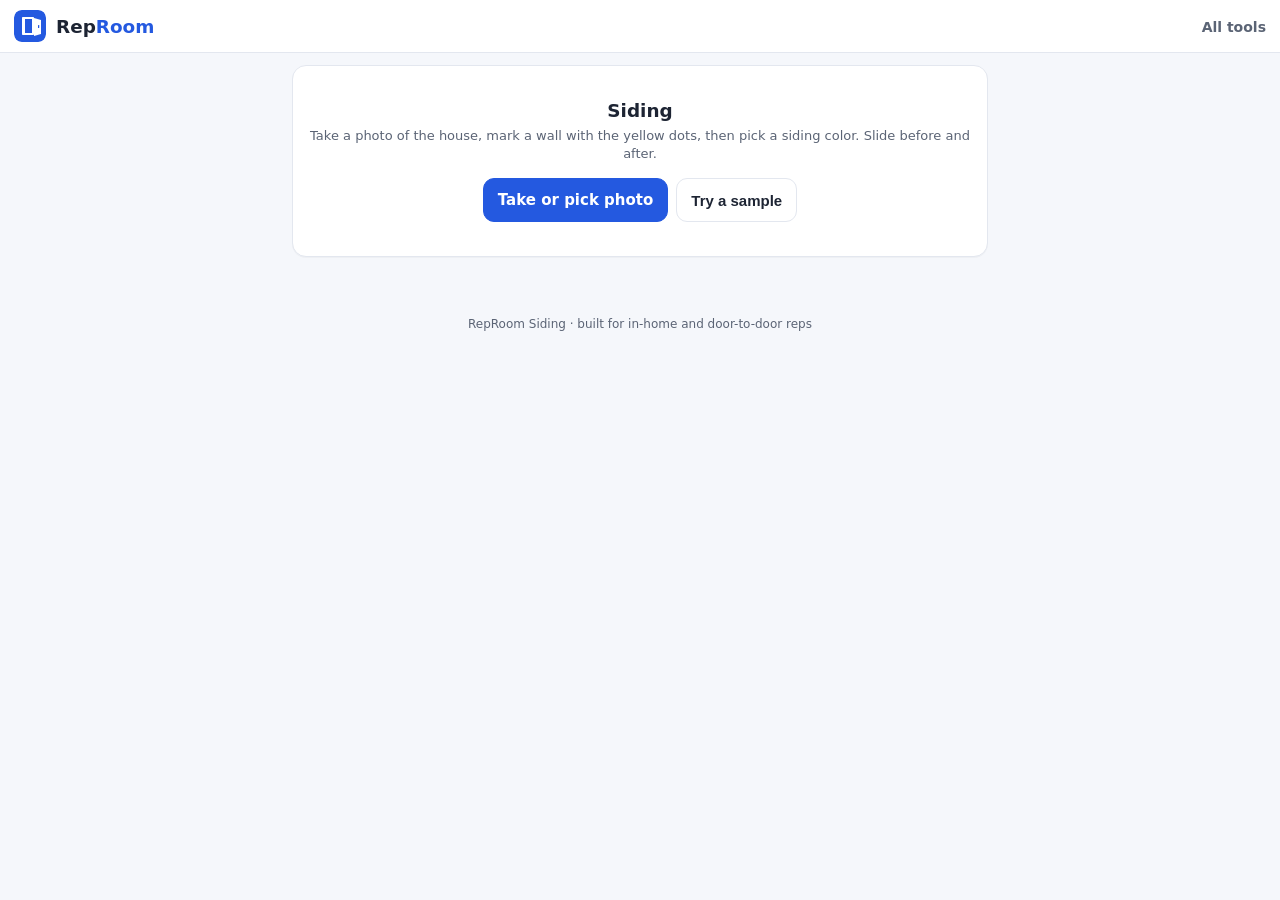
<file: visualizer/siding/index.html>
<!doctype html>
<html lang="en"><head>
<meta charset="utf-8">
<meta name="viewport" content="width=device-width,initial-scale=1,viewport-fit=cover">
<meta name="theme-color" content="#2459e0">
<meta name="apple-mobile-web-app-capable" content="yes">
<title>RepRoom · Siding</title>
<link rel="icon" href="../../favicon.svg" type="image/svg+xml">
<link rel="apple-touch-icon" href="../../apple-touch-icon.png">
<style>
:root{--blue:#2459e0;--ink:#1d2433;--bg:#f5f7fb;--line:#e3e7ef;--gold:#f5c04a;--red:#b42318;--muted:#5b6475}
*{box-sizing:border-box}html,body{margin:0;background:var(--bg);color:var(--ink);font-family:system-ui,-apple-system,"Segoe UI",Roboto,sans-serif}
a{color:inherit;text-decoration:none}
header{display:flex;align-items:center;justify-content:space-between;gap:12px;padding:10px 14px;background:#fff;border-bottom:1px solid var(--line);position:sticky;top:0;z-index:5}
.brand{display:flex;align-items:center;gap:10px;font-weight:800;font-size:1.15rem}
.brand img{width:32px;height:32px;border-radius:8px}.brand span{color:var(--blue)}
.nav a{font-weight:600;font-size:14px;color:var(--muted)}
main{max-width:720px;margin:0 auto;padding:12px 12px 40px}
.card{background:#fff;border:1px solid var(--line);border-radius:14px;padding:14px;margin-bottom:12px;box-shadow:0 1px 0 rgba(29,36,51,.03)}
.btn{appearance:none;border:1px solid var(--line);background:#fff;border-radius:11px;padding:12px 14px;font-size:15px;font-weight:650;color:var(--ink);cursor:pointer;min-height:44px}
.btn:active{transform:scale(.98)}.btn.p{background:var(--blue);color:#fff;border-color:var(--blue)}.btn.d{color:var(--red);border-color:#f0d0cc}
.btn:disabled{opacity:.4}.btn.on{background:#e8eefc;border-color:var(--blue);color:var(--blue)}
.row{display:flex;gap:8px;flex-wrap:wrap;align-items:center}
#wrap{position:relative;touch-action:none;user-select:none;-webkit-user-select:none}
canvas#cv{width:100%;display:block;border-radius:12px;background:#dfe3ea}
.chips{display:flex;gap:10px;overflow-x:auto;padding:6px 0;-webkit-overflow-scrolling:touch}
.chip{flex:0 0 auto;display:flex;flex-direction:column;align-items:center;gap:4px;font-size:12px;border:2px solid transparent;border-radius:12px;padding:6px;background:none;cursor:pointer;min-width:68px}
.chip canvas{width:60px;height:60px;border-radius:10px;border:1px solid var(--line)}.chip.on{border-color:var(--blue)}
.hint{font-size:13px;color:var(--muted);margin:6px 0;line-height:1.35}
#empty{text-align:center;padding:34px 12px}.hide{display:none!important}h1{font-size:1.15rem;margin:0 0 6px}
.toast{position:fixed;left:50%;bottom:24px;transform:translateX(-50%);background:var(--ink);color:#fff;padding:10px 14px;border-radius:10px;font-size:14px;font-weight:600;opacity:0;pointer-events:none;transition:opacity .2s;z-index:20}
.toast.on{opacity:1}footer{text-align:center;color:var(--muted);font-size:12px;padding:8px 12px 24px}
input[type=range]{width:100%;accent-color:var(--blue);height:28px}
body.present .edit-only{display:none!important}
.present-bar{position:sticky;bottom:0;background:rgba(255,255,255,.96);border-top:1px solid var(--line);padding:10px 12px;display:none;z-index:6}
body.present .present-bar{display:block}
.seg{display:flex;border:1px solid var(--line);border-radius:11px;overflow:hidden}
.seg button{flex:1;border:0;border-right:1px solid var(--line);background:#fff;padding:12px 10px;font-weight:650;min-height:44px}
.seg button:last-child{border-right:0}.seg button.on{background:var(--blue);color:#fff}
</style></head><body>
<header>
  <a class="brand" href="../?v=siding1"><img src="../../logo.svg" width="28" height="28" alt=""><div>Rep<span>Room</span></div></a>
  <nav class="nav"><a href="../?v=siding1">All tools</a></nav>
</header>
<main>
<div class="card" id="empty">
 <h1>Siding</h1>
 <p class="hint">Take a photo of the house, mark a wall with the yellow dots, then pick a siding color. Slide before and after.</p>
 <div class="row" style="justify-content:center;margin-top:16px">
  <label class="btn p">Take or pick photo<input id="file" type="file" accept="image/*" capture="environment" class="hide"></label>
  <button class="btn" id="sample" type="button">Try a sample</button>
 </div>
</div>
<div id="work" class="hide">
 <div class="card">
  <div id="wrap"><canvas id="cv"></canvas></div>
  <div class="edit-only" style="margin-top:10px"><div class="hint" style="margin:0 0 2px">Before ← → After</div><input id="split" type="range" min="0" max="100" value="0"></div>
 </div>
 <div class="card edit-only">
  <div class="row" style="margin-bottom:8px">
    <button class="btn" id="undo" type="button" disabled>Undo</button>
    <button class="btn" id="redo" type="button" disabled>Redo</button>
    <button class="btn" id="lock" type="button">Lock corners</button>
    <button class="btn" id="present" type="button">Present</button>
  </div>
  <div class="hint" style="margin-top:0">Overlay strength</div>
  <div class="seg" id="strength">
    <button type="button" data-a="0.55">Soft</button>
    <button type="button" data-a="0.85" class="on">Strong</button>
    <button type="button" data-a="1">Max</button>
  </div>
 </div>
 <div class="card edit-only">
  <div class="row" style="justify-content:space-between">
    <button class="btn p" id="add" type="button">+ Mark wall</button>
    <button class="btn d hide" id="del" type="button">Remove</button>
  </div>
  <p class="hint" style="margin-bottom:0">Drag the dots to the corners of the wall. Add another mark for a second wall or gable.</p>
 </div>
 <div class="card hide edit-only" id="stylePanel">
  <b>Siding / material</b>
  <div class="chips" id="styles"></div>
  <div class="hint">Fine tune strength</div><input id="alpha" type="range" min="25" max="100" value="85">
 </div>
 <div class="row edit-only">
  <button class="btn p" id="share" type="button">Share after photo</button>
  <button class="btn" id="shareBA" type="button">Share before and after</button>
  <button class="btn" id="save" type="button">Save</button>
  <label class="btn">New photo<input id="file2" type="file" accept="image/*" capture="environment" class="hide"></label>
  <button class="btn d" id="clear" type="button">Start over</button>
 </div>
 <p class="hint edit-only">Rough preview for the sales call. Final look depends on the products you quote.</p>
</div>
</main>
<div class="present-bar">
  <div class="row" style="justify-content:space-between">
    <input id="split2" type="range" min="0" max="100" value="0" style="flex:1">
    <button class="btn p" id="exitPresent" type="button">Done presenting</button>
  </div>
</div>
<footer class="edit-only">RepRoom Siding · built for in-home and door-to-door reps</footer>
<div class="toast" id="toast"></div>
<script>
(function(){
const STORE='reproom_siding_v1';
const T=(w,h,f)=>{const c=document.createElement('canvas');c.width=w;c.height=h;f(c.getContext('2d'),w,h);return c};
function noise(g,w,h,a){const d=g.getImageData(0,0,w,h);for(let i=0;i<d.data.length;i+=4){const n=(Math.random()-.5)*a;d.data[i]+=n;d.data[i+1]+=n;d.data[i+2]+=n}g.putImageData(d,0,0)}
function lap(base,line){return T(160,120,(g,w,h)=>{g.fillStyle=base;g.fillRect(0,0,w,h);g.strokeStyle=line;g.lineWidth=2;for(let y=10;y<h;y+=16){g.beginPath();g.moveTo(0,y);g.lineTo(w,y);g.stroke();g.globalAlpha=.18;g.fillStyle=line;g.fillRect(0,y-3,w,3);g.globalAlpha=1;g.fillStyle=base}noise(g,w,h,10)})}
function boardBatten(base,line){return T(140,140,(g,w,h)=>{g.fillStyle=base;g.fillRect(0,0,w,h);g.fillStyle=line;for(let x=8;x<w;x+=28){g.globalAlpha=.55;g.fillRect(x,0,6,h);g.globalAlpha=1}noise(g,w,h,8)})}
function shake(base,line){return T(160,120,(g,w,h)=>{g.fillStyle=base;g.fillRect(0,0,w,h);g.strokeStyle=line;g.lineWidth=1.5;for(let y=0,r=0;y<h;y+=22,r++){for(let x=(r%2?-18:0);x<w;x+=36){const ww=30+((x*y)%7);g.strokeRect(x,y,ww,20)}}noise(g,w,h,16)})}
const STYLES=[
 ['White',lap('#f4f2ec','#c9c4b8')],
 ['Light gray',lap('#d5d7db','#9ea3ab')],
 ['Charcoal',lap('#3d4148','#23262b')],
 ['Navy',lap('#2c3f5e','#1a2740')],
 ['Sage',lap('#7d8f78','#556352')],
 ['Clay',lap('#c4a484','#8d7055')],
 ['Cedar shake',shake('#9a6b45','#6a452c')],
 ['Board and batten',boardBatten('#2f3338','#111417')]
];
const cv=document.getElementById('cv'),g=cv.getContext('2d',{alpha:false});
let img=null,imgData=null,W=0,H=0,areas=[],sel=-1,drag=null,locked=false,hist=[],histI=-1,restoring=false;
const $=id=>document.getElementById(id);
function toast(m){const t=$('toast');t.textContent=m;t.classList.add('on');clearTimeout(toast._t);toast._t=setTimeout(()=>t.classList.remove('on'),1800)}
function snap(){return JSON.parse(JSON.stringify({areas,sel,locked,split:$('split').value}))}
function pushHist(){if(restoring)return;hist=hist.slice(0,histI+1);hist.push(snap());if(hist.length>40)hist.shift();histI=hist.length-1;syncHist();persist()}
function syncHist(){$('undo').disabled=histI<=0;$('redo').disabled=histI<0||histI>=hist.length-1;$('lock').classList.toggle('on',locked);$('lock').textContent=locked?'Unlock corners':'Lock corners'}
function applySnap(s){restoring=true;areas=JSON.parse(JSON.stringify(s.areas));sel=s.sel;locked=!!s.locked;$('split').value=s.split||0;$('split2').value=$('split').value;restoring=false;draw();panel();syncHist()}
$('undo').onclick=()=>{if(histI<=0)return;histI--;applySnap(hist[histI]);persist()};
$('redo').onclick=()=>{if(histI>=hist.length-1)return;histI++;applySnap(hist[histI]);persist()};
$('lock').onclick=()=>{locked=!locked;pushHist();draw();toast(locked?'Corners locked':'Corners unlocked')};
function setPresent(on){document.body.classList.toggle('present',on);if(on){sel=-1;draw();panel();$('split2').value=$('split').value}}
$('present').onclick=()=>setPresent(true);$('exitPresent').onclick=()=>setPresent(false);
$('split2').oninput=e=>{$('split').value=e.target.value;draw();persist()};
function loadFromData(dataUrl,keep){const im=new Image();im.onload=()=>{img=im;imgData=dataUrl;const m=1600,s=Math.min(1,m/Math.max(im.width,im.height));W=Math.max(1,Math.round(im.width*s));H=Math.max(1,Math.round(im.height*s));cv.width=W;cv.height=H;if(!keep){areas=[];sel=-1;hist=[];histI=-1}$('empty').classList.add('hide');$('work').classList.remove('hide');$('split').value=0;draw();panel();if(!keep)pushHist();else{syncHist();persist()}};im.onerror=()=>toast('Could not load that photo');im.src=dataUrl}
function onFile(e){const f=e.target.files&&e.target.files[0];if(!f)return;if(!f.type.startsWith('image/')){toast('Pick a photo');e.target.value='';return}const r=new FileReader();r.onerror=()=>toast('Could not read that photo');r.onload=()=>loadFromData(r.result,false);r.readAsDataURL(f);e.target.value=''}
$('file').onchange=onFile;$('file2').onchange=onFile;
$('sample').onclick=()=>{const c=T(1200,900,(g,w,h)=>{let gr=g.createLinearGradient(0,0,0,h*.45);gr.addColorStop(0,'#9ec5e8');gr.addColorStop(1,'#d7e6f4');g.fillStyle=gr;g.fillRect(0,0,w,h*.45);g.fillStyle='#6f8f5a';g.fillRect(0,h*.78,w,h*.22);g.fillStyle='#c9b8a0';g.fillRect(120,300,960,420);g.fillStyle='#5a4a3e';g.beginPath();g.moveTo(80,310);g.lineTo(600,100);g.lineTo(1120,310);g.closePath();g.fill();g.fillStyle='#6b3f2a';g.fillRect(560,520,100,200);function win(x,y){g.fillStyle='#7fa0b8';g.fillRect(x,y,120,140);g.strokeStyle='#efe6d8';g.lineWidth=8;g.strokeRect(x,y,120,140)}win(220,380);win(860,380);g.fillStyle='#b09a80';g.fillRect(120,700,960,20);noise(g,w,h,8)});loadFromData(c.toDataURL('image/jpeg',.92),false)};
function addWall(){if(!img)return;const w=W*.62,h=H*.42,x=(W-w)/2,y=H*.32;areas.push({i:0,a:.85,p:[[x,y],[x+w,y],[x+w,y+h],[x,y+h]]});sel=areas.length-1;draw();panel();pushHist()}
$('add').onclick=addWall;
$('del').onclick=()=>{if(sel<0)return;areas.splice(sel,1);sel=-1;draw();panel();pushHist()};
$('clear').onclick=()=>{if(!confirm('Clear this siding and start over?'))return;areas=[];sel=-1;img=null;imgData=null;hist=[];histI=-1;localStorage.removeItem(STORE);$('work').classList.add('hide');$('empty').classList.remove('hide');setPresent(false);syncHist()};
$('split').oninput=()=>{$('split2').value=$('split').value;draw()};$('split').onchange=()=>persist();
document.querySelectorAll('#strength button').forEach(b=>b.onclick=()=>{document.querySelectorAll('#strength button').forEach(x=>x.classList.remove('on'));b.classList.add('on');const a=+b.dataset.a;areas.forEach(A=>A.a=a);if(sel>=0)$('alpha').value=Math.round(a*100);draw();pushHist()});
function panel(){const P=$('stylePanel'),D=$('del');if(sel<0){P.classList.add('hide');D.classList.add('hide');return}P.classList.remove('hide');D.classList.remove('hide');const A=areas[sel];$('alpha').value=Math.round(A.a*100);const box=$('styles');box.innerHTML='';STYLES.forEach((s,i)=>{const b=document.createElement('button');b.type='button';b.className='chip'+(i===A.i?' on':'');const sw=T(60,60,(c)=>{c.fillStyle=c.createPattern(s[1],'repeat');c.fillRect(0,0,60,60)});b.appendChild(sw);b.appendChild(document.createTextNode(s[0]));b.onclick=()=>{A.i=i;draw();panel();pushHist()};box.appendChild(b)})}
$('alpha').oninput=e=>{if(sel>=0){areas[sel].a=e.target.value/100;draw()}};$('alpha').onchange=()=>{if(sel>=0)pushHist()};
function path(c,p){c.beginPath();c.moveTo(p[0][0],p[0][1]);for(let j=1;j<p.length;j++)c.lineTo(p[j][0],p[j][1]);c.closePath()}
function fillPattern(c,tile,ox,oy,sc){sc=Math.max(.15,sc);if(typeof DOMMatrix!=='undefined'){const pat=c.createPattern(tile,'repeat');if(pat&&pat.setTransform){pat.setTransform(new DOMMatrix([sc,0,0,sc,ox,oy]));c.fillStyle=pat;c.fillRect(0,0,W,H);return}}
 const tw=Math.max(1,Math.round(tile.width*sc)),th=Math.max(1,Math.round(tile.height*sc));
 for(let y=oy-th;y<H+th;y+=th)for(let x=ox-tw;x<W+tw;x+=tw)c.drawImage(tile,x,y,tw,th)}
function renderAfter(c){c.drawImage(img,0,0,W,H);areas.forEach(A=>{const tile=STYLES[A.i][1];c.save();path(c,A.p);c.clip();c.globalAlpha=A.a;const span=Math.hypot(A.p[2][0]-A.p[0][0],A.p[2][1]-A.p[0][1]);fillPattern(c,tile,A.p[0][0],A.p[0][1],Math.max(.2,span/700));c.globalAlpha=.28;c.globalCompositeOperation='multiply';c.drawImage(img,0,0,W,H);c.restore()})}
function draw(){if(!img)return;g.globalCompositeOperation='source-over';g.globalAlpha=1;renderAfter(g);const sp=$('split').value/100;if(sp>0){g.save();g.beginPath();g.rect(0,0,W*sp,H);g.clip();g.drawImage(img,0,0,W,H);g.restore();g.fillStyle='#fff';g.fillRect(W*sp-2,0,4,H)}
 const presenting=document.body.classList.contains('present');
 areas.forEach((A,j)=>{if(presenting||j!==sel)return;g.strokeStyle='#2459e0';g.lineWidth=Math.max(2,W/400);g.setLineDash([10,8]);path(g,A.p);g.stroke();g.setLineDash([]);if(locked)return;A.p.forEach(q=>{g.beginPath();g.arc(q[0],q[1],Math.max(16,W/40),0,7);g.fillStyle='#f5c04a';g.fill();g.lineWidth=4;g.strokeStyle='#fff';g.stroke()})})}
function pt(e){const r=cv.getBoundingClientRect(),t=e.touches?e.touches[0]:e;return[(t.clientX-r.left)*W/r.width,(t.clientY-r.top)*H/r.height]}
function inside(p,q){let c=false;for(let i=0,j=q.length-1;i<q.length;j=i++){if((q[i][1]>p[1])!==(q[j][1]>p[1])&&p[0]<(q[j][0]-q[i][0])*(p[1]-q[i][1])/(q[j][1]-q[i][1])+q[i][0])c=!c}return c}
function down(e){if(!img||document.body.classList.contains('present'))return;const p=pt(e),R=Math.max(40,W/18);if(!locked&&sel>=0){const A=areas[sel];for(let j=0;j<A.p.length;j++)if(Math.hypot(A.p[j][0]-p[0],A.p[j][1]-p[1])<R){drag={j,last:p};e.preventDefault();return}}
 for(let j=areas.length-1;j>=0;j--)if(inside(p,areas[j].p)){sel=j;if(!locked)drag={j:-1,last:p};draw();panel();e.preventDefault();return}sel=-1;draw();panel()}
function move(e){if(!drag||locked)return;e.preventDefault();const p=pt(e),A=areas[sel];if(drag.j>=0)A.p[drag.j]=p;else{const dx=p[0]-drag.last[0],dy=p[1]-drag.last[1];A.p.forEach(q=>{q[0]+=dx;q[1]+=dy})}drag.last=p;draw()}
function up(){if(drag){drag=null;pushHist()}else drag=null}
cv.addEventListener('mousedown',down);window.addEventListener('mousemove',move);window.addEventListener('mouseup',up);
cv.addEventListener('touchstart',down,{passive:false});window.addEventListener('touchmove',move,{passive:false});window.addEventListener('touchend',up);
async function exportBlob(kind){const c=kind==='ba'?T(W*2+20,H+70,(x)=>{x.fillStyle='#fff';x.fillRect(0,0,W*2+20,H+70);x.drawImage(img,0,60,W,H);x.drawImage(T(W,H,renderAfter),W+20,60);x.fillStyle='#1d2433';x.font='bold '+Math.max(28,Math.round(W/28))+'px system-ui,sans-serif';x.fillText('Before',10,44);x.fillText('After',W+30,44);x.fillStyle='#2459e0';x.font='600 '+Math.max(18,Math.round(W/40))+'px system-ui,sans-serif';x.fillText('RepRoom Siding',10,H+64)}):T(W,H,renderAfter);
 return await new Promise((res,rej)=>c.toBlob(b=>b?res(b):rej(new Error('blob')),'image/jpeg',.92))}
async function shareOrSave(kind,forceSave){if(!img)return;try{const name=kind==='ba'?'reproom-siding-before-after.jpg':'reproom-siding-after.jpg';const blob=await exportBlob(kind);const file=new File([blob],name,{type:'image/jpeg'});
 if(!forceSave&&navigator.share&&navigator.canShare&&navigator.canShare({files:[file]})){await navigator.share({files:[file],title:'RepRoom Siding'});toast('Shared');return}
 const a=document.createElement('a');a.href=URL.createObjectURL(blob);a.download=name;document.body.appendChild(a);a.click();a.remove();setTimeout(()=>URL.revokeObjectURL(a.href),1500);toast(forceSave?'Saved':'Saved (share not available)')}catch(err){if(err&&err.name==='AbortError')return;toast('Could not share')}}
$('share').onclick=()=>shareOrSave('after',false);$('shareBA').onclick=()=>shareOrSave('ba',false);$('save').onclick=()=>shareOrSave('after',true);
function persist(){if(!imgData)return;try{localStorage.setItem(STORE,JSON.stringify({imgData,areas,sel,locked,split:$('split').value,hist,histI}))}catch(e){}}
function restore(){try{const raw=localStorage.getItem(STORE);if(!raw)return;const s=JSON.parse(raw);if(!s.imgData)return;areas=s.areas||[];sel=typeof s.sel==='number'?s.sel:-1;locked=!!s.locked;hist=s.hist||[];histI=typeof s.histI==='number'?s.histI:hist.length-1;loadFromData(s.imgData,true);setTimeout(()=>{$('split').value=s.split||0;$('split2').value=$('split').value;draw();panel();syncHist()},0);toast('Restored last siding')}catch(e){}}
syncHist();restore();
})();
</script></body></html>
</file>
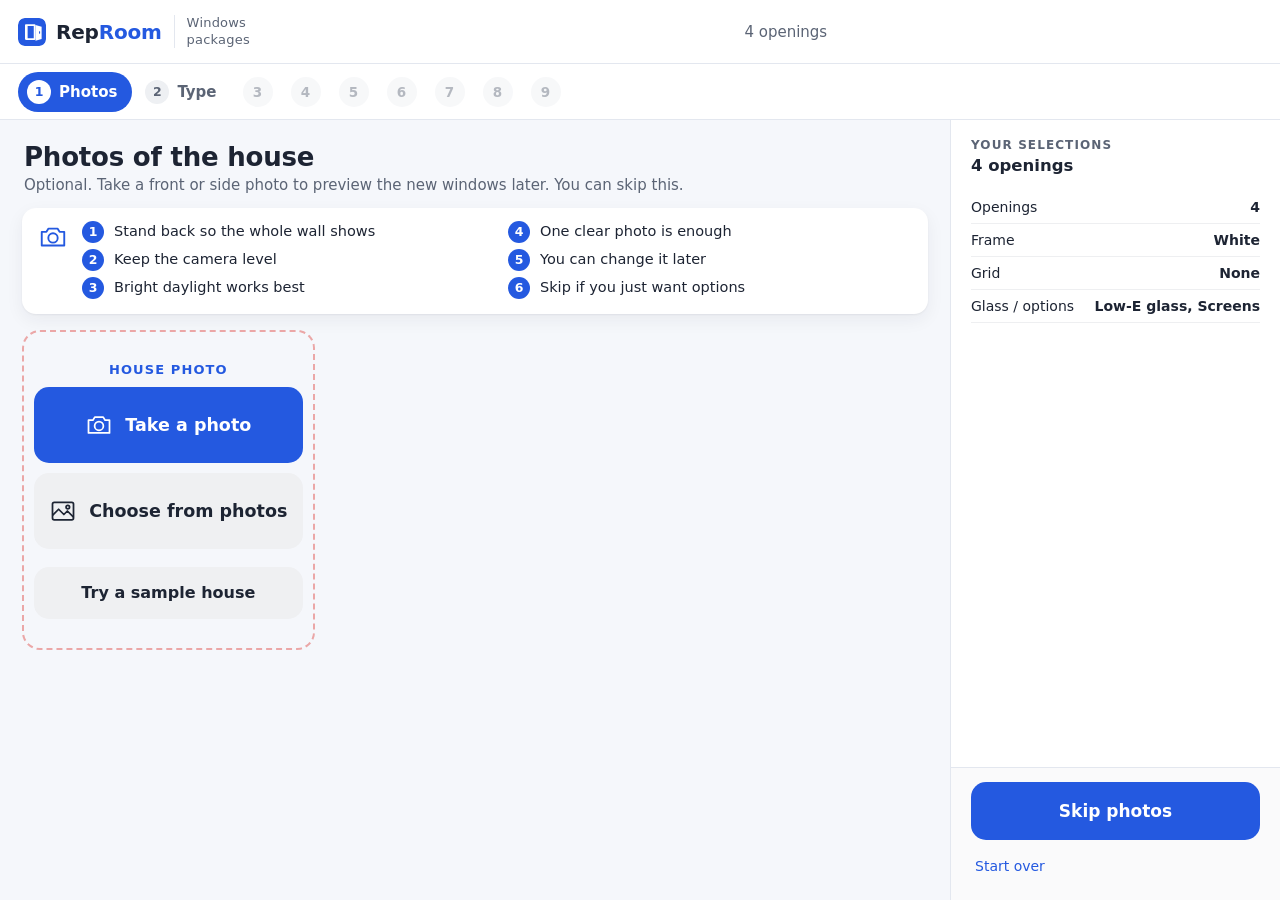
<file: visualizer/windows/index.html>
<!doctype html>
<html lang="en">
<head>
  <meta charset="utf-8">
  <meta name="viewport" content="width=device-width, initial-scale=1, viewport-fit=cover, user-scalable=no">
  <meta name="apple-mobile-web-app-capable" content="yes">
  <meta name="apple-mobile-web-app-status-bar-style" content="default">
  <meta name="apple-mobile-web-app-title" content="RepRoom">
  <meta name="theme-color" content="#2459e0">
  <meta name="robots" content="noindex, nofollow">
  <title>RepRoom · Windows</title>
  <link rel="icon" href="../../favicon.svg" type="image/svg+xml">
  <link rel="apple-touch-icon" href="../../apple-touch-icon.png">
  <link rel="stylesheet" href="styles.css?v=winfix1">
</head>
<body class="noprice">
  <header class="topbar">
    <a class="brand" id="brand" href="../?v=winfix1" aria-label="RepRoom">
      <img class="brand-logo" src="../../logo.svg" width="28" height="28" alt="">
      <div class="brand-text">
        <div class="brand-name">Rep<span>Room</span></div>
        <div class="brand-sub">Windows packages</div>
      </div>
    </a>
    <div class="top-line" id="topLine"></div>
  </header>
  <nav class="stepbar" id="stepNav" aria-label="Steps"></nav>

  <main class="layout">
    <section class="stage" id="stage">
      <div class="stage-scroll" id="stageScroll">
        <div id="preview"></div>
        <div id="stepBody"></div>
      </div>
    </section>
    <aside class="side" id="side"></aside>
  </main>

  <div class="toast" id="toast" hidden></div>
  <script src="app.js?v=winfix1"></script>
</body>
</html>
</file>
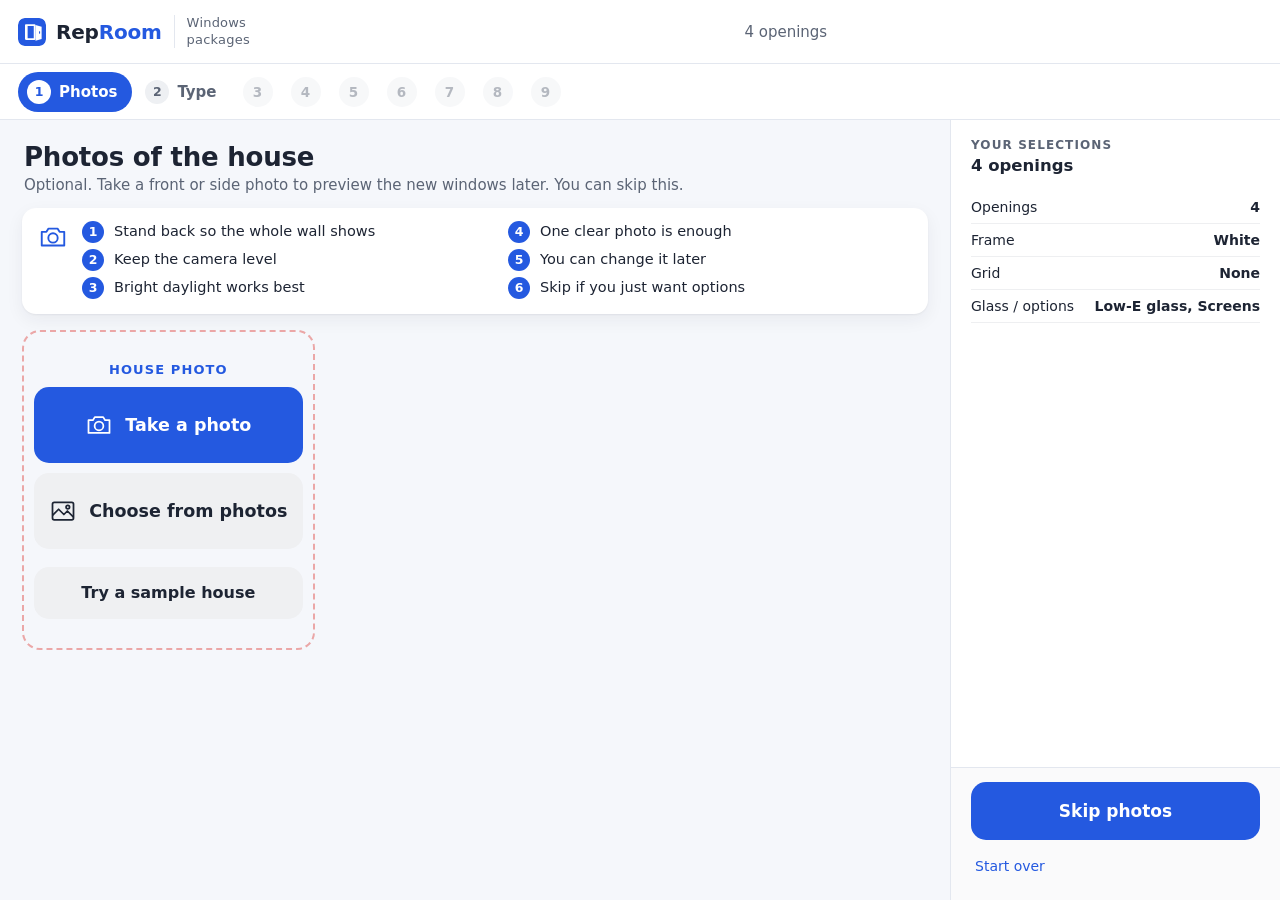
<file: visualizer/windows/packages/index.html>
<!doctype html>
<html lang="en"><head>
<meta charset="utf-8">
<meta name="viewport" content="width=device-width,initial-scale=1">
<meta http-equiv="refresh" content="0; url=../?v=winfix1">
<title>RepRoom Windows</title>
<link rel="canonical" href="https://abuckian.github.io/Reproom/visualizer/windows/?v=winfix1">
<script>location.replace("../?v=winfix1");</script>
</head><body>
<p><a href="../?v=winfix1">Continue to Windows packages</a></p>
</body></html>
</file>
<file: style.css>
*{box-sizing:border-box}
body{margin:0;font-family:system-ui,-apple-system,Segoe UI,Roboto,sans-serif;color:#1d2433;background:#f5f7fb;line-height:1.5}
a{color:#2459e0;text-decoration:none}
header{display:flex;justify-content:space-between;align-items:center;gap:12px;padding:12px 5vw;background:#fff;border-bottom:1px solid #e3e7ef;position:sticky;top:0;z-index:2}
.logo{display:inline-flex;align-items:center;gap:8px;font-weight:800;font-size:1.25rem;color:#1d2433}
.logo img{display:block;border-radius:7px}
.logo .word span{color:#2459e0}
nav{display:flex;align-items:center;flex-wrap:wrap;gap:4px 14px;justify-content:flex-end}
nav a{font-weight:600;font-size:.95rem;color:#1d2433}
nav a:hover{color:#2459e0}
main{max-width:1060px;margin:0 auto;padding:24px 5vw}
.hero{text-align:center;padding:36px 0 20px}
.hero h1{font-size:clamp(1.75rem,5vw,2.6rem);margin:0 0 12px;letter-spacing:-.02em}
.hero p{color:#566079;max-width:640px;margin:0 auto}
.filters{display:flex;gap:10px;flex-wrap:wrap;margin:20px 0}
.filters input,.filters select,form input,form select,form textarea{padding:11px 12px;border:1px solid #cfd6e4;border-radius:10px;font:inherit;background:#fff}
.filters input{flex:1;min-width:200px}
.grid{display:grid;grid-template-columns:repeat(auto-fill,minmax(290px,1fr));gap:16px}
.card{background:#fff;border:1px solid #e3e7ef;border-radius:14px;padding:18px;box-shadow:0 1px 3px #0000000a;transition:border-color .15s,box-shadow .15s}
a.card:hover{border-color:#2459e0;box-shadow:0 4px 14px #2459e014}
.card h3{margin:0 0 4px;font-size:1.05rem}
.tag{display:inline-block;background:#e8efff;color:#2459e0;border-radius:99px;padding:2px 10px;font-size:.78rem;font-weight:600;margin-right:6px}
.muted{color:#6b7590;font-size:.9rem}
.stars{color:#f5a623;letter-spacing:1px}
.mini{display:flex;gap:14px;margin-top:10px;font-size:.88rem}
.mini b{display:block;font-size:1.1rem}
.btn{display:inline-block;background:#2459e0;color:#fff!important;border:0;border-radius:10px;padding:11px 18px;font:inherit;font-weight:700;cursor:pointer}
.btn.sm{padding:7px 14px;font-size:.9rem}
.btn:hover{filter:brightness(1.05)}
section{margin:28px 0}
h2{font-size:1.35rem}
.hiring{margin:18px 0;padding:16px 18px;border:2px solid #f5c04a;border-radius:14px;background:#fff4d6}
.hhead{display:flex;justify-content:space-between;align-items:center;gap:10px;margin-bottom:8px;flex-wrap:wrap}
.tag.gold{background:#f5c04a;color:#4a3500}
.job{padding:8px 0}
.job .btn{margin-top:6px}
.news{margin:18px 0;padding:18px;border:1px solid #cfd6e4;border-radius:14px;background:#fff;text-align:left}
.news b{font-size:1.05rem}
.nrow{display:flex;gap:8px;margin-top:10px;flex-wrap:wrap}
.nrow input{flex:1;min-width:180px;padding:10px 12px;border:1px solid #cfd6e4;border-radius:10px}
.stats{display:grid;grid-template-columns:repeat(auto-fit,minmax(150px,1fr));gap:12px;margin:18px 0}
.stat{background:#fff;border:1px solid #e3e7ef;border-radius:12px;padding:14px;text-align:center}
.stat b{display:block;font-size:1.5rem;color:#2459e0}
.review{background:#fff;border:1px solid #e3e7ef;border-radius:12px;padding:14px;margin-bottom:10px}
form.rv{background:#fff;border:1px solid #e3e7ef;border-radius:14px;padding:22px;display:grid;grid-template-columns:1fr 1fr;gap:14px}
form.rv label{display:flex;flex-direction:column;font-weight:600;font-size:.9rem;gap:4px}
form.rv .full{grid-column:1/-1}
.ok{background:#e3f7e9;color:#17663a;padding:12px;border-radius:10px}
.err{background:#fdecea;color:#b42318;padding:12px;border-radius:10px}
footer{text-align:center;color:#8a93a8;font-size:.85rem;padding:36px 5vw 40px;border-top:1px solid #e3e7ef;margin-top:24px}
.foot-brand{display:inline-flex;align-items:center;gap:6px;font-weight:700;color:#1d2433;margin-bottom:6px}
.foot-brand img{border-radius:5px}
.empty{text-align:center;grid-column:1/-1;padding:28px}
button[disabled],input[disabled]{opacity:.6;cursor:not-allowed}
@media(max-width:700px){
  header{flex-wrap:wrap}
  nav{width:100%;justify-content:flex-start}
  form.rv{grid-template-columns:1fr}
  .filters,.nrow{flex-direction:column}
  .filters>*,.nrow>*{width:100%}
  .stats{grid-template-columns:1fr 1fr}
}
</file>
<file: visualizer/packages/styles.css>
:root {
  /* RepRoom theme */
  --blue: #2459e0;
  --red: #2459e0; /* primary accent aliased for existing selectors */
  --red-dark: #1b46b8;
  --red-deep: #163a96;
  --red-soft: #e8eefc;
  --red-tint: #f5f7fb;
  --bg: #f5f7fb;
  --card: #ffffff;
  --ink: #1d2433;
  --muted: #5b6475;
  --line: #e3e7ef;
  --gold: #f5c04a;
  --ok: #17663a;
  --ok-bg: #e5f3ea;
  --bad: #b42318;
  --bad-bg: #fbe9e7;
  --radius: 18px;
  --shadow: 0 1px 2px rgba(29,36,51,.06), 0 6px 18px rgba(29,36,51,.06);
  --font: system-ui, -apple-system, "Segoe UI", Roboto, "Helvetica Neue", Arial, sans-serif;
}
* { box-sizing: border-box; -webkit-tap-highlight-color: transparent; }
html, body { margin: 0; height: 100%; }
body {
  font-family: var(--font); color: var(--ink); background: var(--bg);
  display: flex; flex-direction: column; overflow: hidden;
  -webkit-font-smoothing: antialiased;
}
button { font: inherit; color: inherit; cursor: pointer; }
input { font: inherit; }
.rep-only { display: none !important; }
body.rep .rep-only { display: revert !important; }
body.rep span.rep-only, body.rep .rep-badge.rep-only { display: inline-flex !important; }

/* Top bar — match RepRoom home header */
.topbar {
  height: 64px; flex: none; display: flex; align-items: center; gap: 16px;
  padding: 0 18px; background: #fff; color: var(--ink);
  border-bottom: 1px solid var(--line); position: sticky; top: 0; z-index: 5;
}
.brand { display: flex; align-items: center; gap: 10px; user-select: none; -webkit-user-select: none; -webkit-touch-callout: none; cursor: default; min-width: 0; text-decoration: none; color: inherit; }
.brand-text { display: flex; flex-direction: row; align-items: center; gap: 12px; }
.brand-logo { display: block; height: 28px !important; width: 28px !important; border-radius: 7px; aspect-ratio: auto; pointer-events: none; -webkit-user-drag: none; }
.brand-name { font-weight: 800; font-size: 1.25rem; letter-spacing: -0.01em; color: var(--ink); }
.brand-name span { color: var(--blue); }
.brand-sub { font-size: 13px; color: var(--muted); letter-spacing: .2px; line-height: 1.25; max-width: 120px; padding-left: 12px; border-left: 1px solid var(--line); }
.rep-badge { font-size: 11px; font-weight: 700; letter-spacing: 1px; background: #e8efff; color: var(--blue); padding: 3px 7px; border-radius: 6px; }
.top-line { flex: 1; text-align: center; font-size: 15px; color: var(--muted); white-space: nowrap; overflow: hidden; text-overflow: ellipsis; }
.total-pill {
  display: flex; flex-direction: column; align-items: flex-end; justify-content: center;
  background: #fff; border: 1px solid var(--line); box-shadow: var(--shadow);
  padding: 6px 16px; border-radius: 14px; min-width: 140px;
}
.total-label { font-size: 11.5px; text-transform: uppercase; letter-spacing: 1.2px; color: var(--muted); }
.total-value { font-size: 26px; font-weight: 700; color: var(--blue); font-variant-numeric: tabular-nums; }
.total-value.bump { animation: bump .35s ease; }
@keyframes bump { 0% { transform: scale(1); } 40% { transform: scale(1.07); color: var(--red-deep); } 100% { transform: scale(1); } }

/* Step bar */
.stepbar {
  height: 56px; flex: none; display: flex; align-items: center; gap: 6px; padding: 0 18px;
  background: #fff; border-bottom: 1px solid var(--line); overflow-x: auto; scrollbar-width: none;
}
.stepbar::-webkit-scrollbar { display: none; }
.step-chip {
  flex: none; display: flex; align-items: center; gap: 8px; height: 40px; padding: 0 14px 0 8px;
  border-radius: 20px; border: 1px solid transparent; background: transparent; color: var(--muted); font-size: 15px; font-weight: 600;
}
.step-chip .num { width: 24px; height: 24px; border-radius: 12px; background: #eef0f3; color: var(--muted); display: grid; place-items: center; font-size: 12.5px; }
.step-chip.done .num { background: var(--red-soft); color: var(--red-dark); }
.step-chip.active { background: var(--red); color: #fff; }
.step-chip.active .num { background: #fff; color: var(--red); }
.step-chip:disabled { opacity: .45; cursor: default; }

/* Layout */
.layout { flex: 1; display: flex; min-height: 0; }
.stage { flex: 1; min-width: 0; position: relative; }
.stage-scroll { position: absolute; inset: 0; overflow-y: auto; padding: 18px 22px 28px; -webkit-overflow-scrolling: touch; }
.side {
  width: 330px; flex: none; background: #fff; border-left: 1px solid var(--line);
  display: flex; flex-direction: column; min-height: 0;
}

/* Preview placeholder */
.preview {
  position: relative; height: 138px; border-radius: var(--radius); overflow: hidden; margin-bottom: 18px;
  background: radial-gradient(120% 140% at 0% 0%, #4d7ef0 0%, #2459e0 55%, #1b46b8 100%);
  color: #fff; display: flex; align-items: center; gap: 22px; padding: 0 26px;
}
.preview::after {
  content: ""; position: absolute; inset: 0; pointer-events: none;
  background: repeating-linear-gradient(90deg, rgba(255,255,255,.035) 0 1px, transparent 1px 46px), repeating-linear-gradient(0deg, rgba(255,255,255,.035) 0 1px, transparent 1px 46px);
}
.preview-icon { width: 76px; height: 76px; border-radius: 20px; background: rgba(255,255,255,.16); display: grid; place-items: center; color: #fff; flex: none; }
.preview-icon svg { width: 44px; height: 44px; }
.preview-title { font-size: 21px; font-weight: 650; }
.preview-sub { font-size: 14px; color: #d9e4ff; margin-top: 4px; }
.preview-chips { display: flex; flex-wrap: wrap; gap: 6px; margin-top: 10px; }
.preview-chip { font-size: 12.5px; padding: 4px 10px; border-radius: 12px; background: rgba(255,255,255,.16); color: #fff; display: inline-flex; align-items: center; gap: 6px; }
.preview-chip i { width: 12px; height: 12px; border-radius: 6px; display: inline-block; border: 1px solid rgba(255,255,255,.5); }
.preview.compact { height: 112px; }

/* Step headings */
.step-head { display: flex; align-items: flex-end; justify-content: space-between; gap: 16px; margin: 4px 2px 14px; }
.step-title { font-size: 26px; font-weight: 700; letter-spacing: -.2px; margin: 0; }
.step-desc { font-size: 15px; color: var(--muted); margin-top: 4px; }
.section-title { font-size: 13px; font-weight: 700; letter-spacing: 1.1px; text-transform: uppercase; color: #2459e0; margin: 22px 2px 10px; }
.section-desc { font-size: 14px; color: var(--muted); margin: -4px 2px 12px; }
.fine { font-size: 12.5px; color: var(--muted); margin: 10px 2px 0; }

/* Product line cards */
.measure {
  display: flex; align-items: center; gap: 12px; flex-wrap: wrap; background: var(--card); border-radius: 14px;
  padding: 10px 14px; box-shadow: var(--shadow); margin-bottom: 14px; font-size: 14.5px; color: var(--muted);
}
.measure input { width: 74px; height: 44px; border-radius: 10px; border: 1px solid var(--line); padding: 0 10px; text-align: center; font-size: 17px; color: var(--ink); }
.seg { display: inline-flex; background: #eff0f2; border-radius: 12px; padding: 3px; }
.seg button { border: 0; background: transparent; height: 38px; padding: 0 14px; border-radius: 9px; font-weight: 600; color: var(--muted); }
.seg button.on { background: #fff; color: var(--ink); box-shadow: 0 1px 3px rgba(0,0,0,.08); }
.lines { display: grid; grid-template-columns: repeat(3, 1fr); gap: 14px; }
.line-card {
  position: relative; text-align: left; border: 2px solid transparent; background: var(--card); border-radius: var(--radius);
  box-shadow: var(--shadow); padding: 18px 18px 16px; min-height: 168px; display: flex; flex-direction: column; gap: 6px;
  transition: transform .12s ease, border-color .12s ease;
}
.line-card:active { transform: scale(.985); }
.line-card.sel { border-color: var(--red); background: #f5f7fb; }
.line-card.off { opacity: .45; }
.line-card .lc-tag { font-size: 12px; font-weight: 700; letter-spacing: 1px; color: #2459e0; text-transform: uppercase; }
.line-card .lc-name { font-size: 19px; font-weight: 700; line-height: 1.2; }
.line-card .lc-size { font-size: 13.5px; color: var(--muted); }
.line-card .lc-price { margin-top: auto; font-size: 24px; font-weight: 700; font-variant-numeric: tabular-nums; color: var(--ink); }
.line-card .lc-price small { font-size: 12.5px; font-weight: 600; color: var(--muted); margin-left: 4px; }
.line-card .lc-off { font-size: 13px; font-weight: 600; color: var(--bad); }
.check {
  position: absolute; top: 14px; right: 14px; width: 28px; height: 28px; border-radius: 14px; border: 2px solid var(--line);
  display: grid; place-items: center; background: #fff;
}
.sel > .check, .row.on .check { background: var(--red); border-color: var(--red); }
.check svg { width: 16px; height: 16px; color: #fff; opacity: 0; }
.sel > .check svg, .row.on .check svg { opacity: 1; }

/* Choice tiles */
.tiles { display: grid; grid-template-columns: repeat(auto-fill, minmax(150px, 1fr)); gap: 12px; }
.tiles.wide { grid-template-columns: repeat(auto-fill, minmax(200px, 1fr)); }
/* Shower fixture step: 5 heads in one row on an iPad, 3 + 2 when narrower */
.tiles.heads { grid-template-columns: repeat(5, 1fr); gap: 10px; }
.tiles.heads .tile { padding-left: 14px; padding-right: 14px; }
.tiles.heads .t-name { font-size: 15.5px; }
.tiles.heads .t-sub { font-size: 12.5px; }
@media (max-width: 900px) { .tiles.heads { grid-template-columns: repeat(3, 1fr); } }
.tile {
  position: relative; border: 2px solid transparent; background: var(--card); border-radius: 16px; box-shadow: var(--shadow);
  padding: 14px; min-height: 120px; text-align: left; display: flex; flex-direction: column; gap: 8px;
  transition: transform .12s ease, border-color .12s ease;
}
.tile:active { transform: scale(.98); }
.tile.sel { border-color: var(--red); background: #f5f7fb; }
.tile .check { top: 10px; right: 10px; width: 24px; height: 24px; }
.tile .swatch { width: 54px; height: 54px; border-radius: 14px; border: 1px solid rgba(0,0,0,.08); box-shadow: inset 0 1px 0 rgba(255,255,255,.5); }
.tile .swatch.stone { background: linear-gradient(135deg,#f2f2f3,#d9dadd); display: grid; place-items: center; color: #8a8d93; }
.tile .swatch.stone svg { width: 28px; height: 28px; }
.tile .swatch.icon { background: #f3f4f6; display: grid; place-items: center; color: var(--red-dark); }
.tile .swatch.icon svg { width: 30px; height: 30px; }
.tile .t-name { font-size: 16.5px; font-weight: 650; line-height: 1.2; }
.tile .t-sub { font-size: 13px; color: var(--muted); line-height: 1.3; }
.tile .t-price { margin-top: auto; font-size: 14px; font-weight: 700; color: var(--ink); }
.tile .t-price.inc { color: var(--ok); }
.tile.small { min-height: 64px; padding: 10px 14px; justify-content: center; }
.tile.small .t-name { font-size: 16px; }

/* Rows */
.rows { display: flex; flex-direction: column; gap: 10px; }
.row {
  position: relative; display: flex; align-items: center; gap: 14px; width: 100%; text-align: left;
  background: var(--card); border: 2px solid transparent; border-radius: 16px; box-shadow: var(--shadow);
  padding: 12px 16px; min-height: 68px;
}
button.row:active { transform: scale(.995); }
.row.on { border-color: var(--red); background: #f5f7fb; }
.row.locked { opacity: .9; }
.row .check { position: static; flex: none; }
.row .r-main { flex: 1; min-width: 0; }
.row .r-name { font-size: 16.5px; font-weight: 650; }
.row .r-hint { font-size: 13px; color: var(--muted); margin-top: 2px; }
.row .r-price { font-size: 16px; font-weight: 700; color: var(--ink); font-variant-numeric: tabular-nums; white-space: nowrap; }
.row .r-price small { font-weight: 600; color: var(--muted); font-size: 12.5px; }
.row .r-sub { min-width: 86px; text-align: right; font-size: 16px; font-weight: 700; font-variant-numeric: tabular-nums; }
.stepper { display: inline-flex; align-items: center; background: #f1f2f4; border-radius: 14px; padding: 4px; gap: 2px; }
.stepper button { width: 46px; height: 46px; border: 0; border-radius: 11px; background: #fff; font-size: 24px; font-weight: 500; color: var(--red); box-shadow: 0 1px 2px rgba(0,0,0,.06); }
.stepper button:disabled { opacity: .35; }
.stepper .q { min-width: 44px; text-align: center; font-size: 18px; font-weight: 700; font-variant-numeric: tabular-nums; }
.stepper input { width: 76px; height: 46px; border: 0; background: transparent; text-align: center; font-size: 18px; font-weight: 700; color: var(--ink); }
.unit { font-size: 13px; color: var(--muted); margin-left: 6px; }
.star { color: var(--red); font-weight: 800; margin-left: 4px; font-size: .95em; }
.rep-note { font-size: 12.5px; color: #8f1b1b; background: #fdf0f0; border-radius: 8px; padding: 3px 8px; margin-top: 5px; display: inline-block !important; }
body:not(.rep) .rep-note { display: none !important; }
.callout { background: var(--card); border-radius: 14px; padding: 12px 16px; box-shadow: var(--shadow); font-size: 14.5px; color: var(--ink); }
.callout ul { margin: 6px 0 0; padding-left: 20px; color: var(--muted); }
.callout li { margin: 3px 0; }
.callout.rep { background: #fdf5f5; border: 1px dashed #eba7a7; box-shadow: none; color: var(--red-deep); }
.cols-2 { display: grid; grid-template-columns: 1fr 1fr; gap: 10px; }

/* Side panel */
.side-head { padding: 18px 20px 10px; }
.side-kicker { font-size: 12px; font-weight: 700; letter-spacing: 1.1px; text-transform: uppercase; color: var(--muted); }
.side-line { font-size: 16.5px; font-weight: 700; margin-top: 4px; line-height: 1.25; }
.side-list { flex: 1; overflow-y: auto; padding: 4px 20px 8px; }
.side-row { display: flex; justify-content: space-between; gap: 10px; padding: 8px 0; border-bottom: 1px solid #eeeff1; font-size: 14px; }
.side-row .n { color: var(--ink); }
.side-row .n small { display: block; color: var(--muted); font-size: 12px; }
.side-row .a { font-weight: 650; font-variant-numeric: tabular-nums; white-space: nowrap; }
.side-empty { color: var(--muted); font-size: 14px; padding: 10px 0; line-height: 1.45; }
.side-foot { padding: 14px 20px 18px; border-top: 1px solid var(--line); background: #fafafb; }
.side-total { display: flex; justify-content: space-between; align-items: baseline; margin-bottom: 12px; }
.side-total span { font-size: 14px; color: var(--muted); font-weight: 600; text-transform: uppercase; letter-spacing: 1px; }
.side-total strong { font-size: 30px; font-variant-numeric: tabular-nums; color: var(--red); }
.btns { display: flex; gap: 10px; }
.btn { flex: 1; height: 58px; border-radius: 15px; border: 0; font-size: 17px; font-weight: 700; }
.btn.primary { background: var(--red); color: #fff; }
.btn.primary:disabled { background: #d1d5db; }
.btn.ghost { background: #eff0f2; color: var(--ink); flex: 0 0 104px; }
.btn.brass { background: var(--red-dark); color: #fff; }
.side-tools { display: flex; justify-content: space-between; align-items: center; margin-top: 10px; }
.link-btn { border: 0; background: none; color: var(--muted); font-size: 14px; padding: 8px 4px; }
.lock-btn { width: 36px; height: 36px; border: 0; background: none; color: #b5bac2; display: grid; place-items: center; border-radius: 10px; opacity: .6; }
.lock-btn svg { width: 18px; height: 18px; }

/* Summary */
.summary { background: var(--card); border-radius: var(--radius); box-shadow: var(--shadow); padding: 6px 22px 16px; }
.sum-sec { font-size: 12.5px; font-weight: 700; letter-spacing: 1.1px; text-transform: uppercase; color: #2459e0; padding: 16px 0 4px; }
.sum-row { display: flex; align-items: baseline; gap: 12px; padding: 9px 0; border-bottom: 1px solid #eeeff1; font-size: 15.5px; }
.sum-row .n { flex: 1; }
.sum-row .n small { color: var(--muted); font-size: 13px; margin-left: 6px; }
.sum-row .q { color: var(--muted); font-size: 14px; white-space: nowrap; font-variant-numeric: tabular-nums; }
.sum-row .a { width: 110px; text-align: right; font-weight: 650; font-variant-numeric: tabular-nums; }
.sum-row .a.inc { color: var(--ok); font-weight: 600; font-size: 14px; }
.sum-total { display: flex; justify-content: space-between; align-items: baseline; padding: 16px 0 6px; }
.sum-total span { font-size: 17px; font-weight: 700; }
.sum-total strong { font-size: 34px; color: var(--red); font-variant-numeric: tabular-nums; }

/* Drawer */
.scrim { position: fixed; inset: 0; background: rgba(15,22,32,.35); z-index: 20; }
.drawer {
  position: fixed; top: 0; right: 0; bottom: 0; width: 420px; background: #fff; z-index: 21; box-shadow: -10px 0 30px rgba(0,0,0,.18);
  display: flex; flex-direction: column;
}
.drawer-head { display: flex; align-items: center; justify-content: space-between; padding: 18px 20px; background: #fdf5f5; border-bottom: 1px solid #f5d0d0; }
.drawer-head h2 { margin: 0; font-size: 20px; }
.drawer-head small { display: block; color: #2459e0; font-size: 12.5px; margin-top: 2px; }
.drawer-body { flex: 1; overflow-y: auto; padding: 16px 20px 20px; }
.kv { display: flex; justify-content: space-between; align-items: baseline; padding: 10px 0; border-bottom: 1px solid #eeeff1; }
.kv span { color: var(--muted); font-size: 15px; }
.kv strong { font-size: 22px; font-variant-numeric: tabular-nums; }
.kv.big strong { font-size: 28px; color: var(--red); }
.sold { margin: 16px 0 8px; }
.sold label { display: block; font-size: 13px; font-weight: 700; text-transform: uppercase; letter-spacing: 1px; color: var(--muted); margin-bottom: 6px; }
.sold-input { display: flex; align-items: center; border: 2px solid var(--line); border-radius: 14px; padding: 0 14px; height: 58px; }
.sold-input span { font-size: 22px; color: var(--muted); }
.sold-input input { border: 0; outline: 0; flex: 1; font-size: 24px; font-weight: 700; padding-left: 6px; min-width: 0; }
.status { margin-top: 10px; border-radius: 12px; padding: 12px 14px; font-weight: 650; font-size: 15px; }
.status.ok { background: var(--ok-bg); color: var(--ok); }
.status.bad { background: var(--bad-bg); color: var(--bad); }
.status.none { background: #f3f4f6; color: var(--muted); font-weight: 500; }
.drawer h3 { font-size: 13px; text-transform: uppercase; letter-spacing: 1.1px; color: #2459e0; margin: 20px 0 8px; }
.note-list { margin: 0; padding: 0; list-style: none; }
.note-list li { font-size: 14px; padding: 8px 0; border-bottom: 1px solid #eeeff1; line-height: 1.35; }
.note-list li b { font-weight: 650; }
.drawer-foot { padding: 14px 20px 18px; border-top: 1px solid var(--line); display: flex; gap: 10px; }

/* PIN */
.modal { position: fixed; inset: 0; background: rgba(15,22,32,.55); z-index: 30; display: grid; place-items: center; }
.modal[hidden], .drawer[hidden], .scrim[hidden] { display: none; }
.pin-card { background: #fff; border-radius: 24px; padding: 26px 30px 16px; width: 340px; text-align: center; box-shadow: 0 20px 50px rgba(0,0,0,.25); }
.pin-title { font-size: 19px; font-weight: 700; }
.pin-dots { display: flex; justify-content: center; gap: 16px; margin: 18px 0 20px; }
.pin-dots i { width: 16px; height: 16px; border-radius: 8px; border: 2px solid var(--red); }
.pin-dots i.f { background: var(--red); }
.pin-dots.shake { animation: shake .35s; }
@keyframes shake { 25% { transform: translateX(-8px); } 75% { transform: translateX(8px); } }
.pin-pad { display: grid; grid-template-columns: repeat(3, 1fr); gap: 12px; margin-bottom: 8px; }
.pin-pad button { height: 64px; border-radius: 16px; border: 0; background: #f1f2f4; font-size: 26px; font-weight: 600; }
.pin-pad button.blank { visibility: hidden; }

@media (max-width: 1100px) {
  .side { width: 300px; }
  .lines { grid-template-columns: repeat(2, 1fr); }
  .brand { min-width: 230px; }
  .stage-scroll { padding: 16px 18px 24px; }
}
.sum-row .a.up { color: var(--muted); font-weight: 600; font-size: 14px; }
.tiles.five { grid-template-columns: repeat(5, 1fr); }
.tiles.five .tile { min-height: 112px; }

/* Grab bars and shelves counter */
.pc-card { background: var(--card); border-radius: var(--radius); box-shadow: var(--shadow); padding: 16px; }
.pc-card .row { box-shadow: none; background: #fafafa; }
.pc-card .row.on { background: #f5f7fb; }
.pc-head { display: flex; align-items: center; justify-content: space-between; margin: 0 4px 14px; }
.pc-title { font-size: 22px; font-weight: 700; color: var(--ink); }
.pc-sub { font-size: 14px; color: var(--muted); margin-top: 2px; }
.pc-badge { font-size: 15px; font-weight: 700; padding: 9px 14px; border-radius: 12px; font-variant-numeric: tabular-nums; }
.pc-badge.free { background: var(--ok-bg); color: var(--ok); }
.pc-badge.extra { background: var(--red-soft); color: var(--red-dark); }

/* Save, saved list, toast */
.head-actions { flex: none; }
.head-actions .btn { height: 54px; padding: 0 24px; }
.cust-line { margin: -4px 2px 12px; font-size: 15px; color: var(--muted); }
.cust-line b { color: var(--ink); }
.saved-pill { display: inline-block; margin-left: 8px; font-size: 12px; font-weight: 700; color: var(--ok); background: var(--ok-bg); border-radius: 8px; padding: 2px 8px; }
.form-card { background: #fff; border-radius: 24px; padding: 26px 28px 22px; width: 520px; max-width: calc(100vw - 40px); box-shadow: 0 20px 50px rgba(0,0,0,.25); }
.form-card.wide { width: 720px; max-height: calc(100vh - 80px); display: flex; flex-direction: column; }
.form-title { font-size: 22px; font-weight: 700; }
.form-sub { font-size: 14.5px; color: var(--muted); margin: 4px 0 16px; }
.field { display: block; margin-bottom: 12px; }
.field span { display: block; font-size: 13px; font-weight: 700; letter-spacing: .6px; text-transform: uppercase; color: var(--muted); margin-bottom: 6px; }
.field em { font-style: normal; font-weight: 500; text-transform: none; letter-spacing: 0; }
.field input { width: 100%; height: 54px; border: 2px solid var(--line); border-radius: 14px; padding: 0 14px; font-size: 18px; color: var(--ink); outline: none; }
.field input:focus { border-color: var(--red); }
.form-error { color: var(--bad); font-size: 14px; font-weight: 600; margin: -4px 0 10px; }
.form-card .btns { margin-top: 8px; }
.saved-head { display: flex; justify-content: space-between; align-items: center; }
.saved-list { overflow-y: auto; display: flex; flex-direction: column; gap: 10px; min-height: 80px; }
.saved-row { display: flex; align-items: center; gap: 10px; border: 1px solid var(--line); border-radius: 16px; padding: 12px 14px; }
.saved-row.current { border-color: var(--red); background: #f5f7fb; }
.sr-main { flex: 1; min-width: 0; }
.sr-name { font-size: 17px; font-weight: 700; }
.sr-sub { font-size: 13.5px; color: var(--muted); margin-top: 2px; }
.btn.sr-btn { flex: 0 0 auto; height: 48px; padding: 0 18px; font-size: 15.5px; }
.toast { position: fixed; left: 50%; bottom: 28px; transform: translateX(-50%); background: var(--ink); color: #fff; padding: 14px 22px; border-radius: 14px; font-size: 15px; font-weight: 600; z-index: 40; box-shadow: 0 10px 30px rgba(0,0,0,.25); max-width: 80vw; text-align: center; }
.toast[hidden] { display: none; }
.side-tools .link-btn { white-space: nowrap; }

/* Printable summary (on screen) */
.print-view { position: fixed; inset: 0; z-index: 35; background: #e8e9ec; display: flex; flex-direction: column; }
.print-view[hidden] { display: none; }
.print-toolbar { height: 76px; flex: none; display: flex; align-items: center; justify-content: space-between; padding: 0 24px; background: var(--red); color: #fff; }
.pt-title { font-size: 19px; font-weight: 700; }
.pt-actions { display: flex; gap: 10px; }
.pt-actions .btn { height: 52px; }
.pt-actions .btn.primary { background: #fff; color: var(--red); }
.print-scroll { flex: 1; overflow-y: auto; padding: 26px 0 40px; -webkit-overflow-scrolling: touch; }
.sheet { width: 816px; min-height: 1056px; margin: 0 auto; background: #fff; box-shadow: 0 6px 24px rgba(0,0,0,.12); padding: 56px 64px; color: #1f2329; font-size: 14px; }
.ps-head { display: flex; justify-content: space-between; align-items: flex-start; padding-bottom: 18px; border-bottom: 3px solid #2459e0; }
.ps-brand { display: flex; align-items: center; gap: 14px; }
.ps-brand img { width: 52px; height: 52px; }
.ps-co { font-size: 28px; font-weight: 800; color: #2459e0; letter-spacing: .2px; }
.ps-doc { font-size: 14px; color: #5f6670; margin-top: 2px; }
.ps-meta { text-align: right; font-size: 14px; }
.ps-label { font-size: 11px; font-weight: 700; letter-spacing: 1.2px; text-transform: uppercase; color: #2459e0; margin-bottom: 4px; }
.ps-cust { margin: 22px 0 18px; line-height: 1.5; }
.ps-name { font-size: 20px; font-weight: 700; }
.ps-table { width: 100%; border-collapse: collapse; }
.ps-table th { text-align: left; font-size: 11px; letter-spacing: 1.1px; text-transform: uppercase; color: #5f6670; border-bottom: 1px solid #d9dbdf; padding: 6px 0; }
.ps-table td { padding: 7px 0; border-bottom: 1px solid #eeeff1; vertical-align: top; }
.ps-table .q { width: 130px; text-align: right; color: #5f6670; white-space: nowrap; padding-right: 14px; }
.ps-table .a { width: 110px; text-align: right; font-variant-numeric: tabular-nums; white-space: nowrap; font-weight: 600; }
.ps-table .a.inc { color: #1f7a4d; font-weight: 600; }
.ps-table .a.muted { color: #5f6670; font-weight: 500; }
.ps-table .d { color: #5f6670; }
.ps-table tr.sec td { padding-top: 16px; font-size: 11px; font-weight: 700; letter-spacing: 1.1px; text-transform: uppercase; color: #2459e0; border-bottom: 1px solid #d9dbdf; }
.ps-table tfoot td { padding-top: 14px; font-size: 20px; font-weight: 800; color: #2459e0; border-bottom: 0; border-top: 2px solid #2459e0; }
.ps-inc { margin-top: 26px; }
.ps-inc ul { margin: 4px 0 0; padding-left: 18px; color: #4b5058; line-height: 1.55; }
.ps-foot { margin-top: 30px; padding-top: 12px; border-top: 1px solid #eeeff1; font-size: 11.5px; color: #80868e; }

/* Print: only the printable summary */
@media print {
  @page { size: letter; margin: 0.5in; }
  body.printing { display: block; overflow: visible; height: auto; background: #fff; }
  body.printing > *:not(#printView) { display: none !important; }
  body.printing #printView { position: static; display: block; background: #fff; }
  body.printing .print-toolbar { display: none; }
  body.printing .print-scroll { overflow: visible; padding: 0; }
  body.printing .sheet { width: auto; min-height: 0; margin: 0; padding: 0; box-shadow: none; }
  .ps-head, .ps-table tfoot td { -webkit-print-color-adjust: exact; print-color-adjust: exact; }
  .ps-table tr { break-inside: avoid; }
  body.printing .sheet { font-size: 12px; }
  .ps-head { padding-bottom: 12px; }
  .ps-brand img { width: 40px; height: 40px; }
  .ps-co { font-size: 24px; }
  .ps-cust { margin: 14px 0 10px; line-height: 1.4; }
  .ps-name { font-size: 17px; }
  .ps-table td { padding: 4px 0; }
  .ps-table tr.sec td { padding-top: 10px; }
  .ps-table tfoot td { font-size: 17px; padding-top: 10px; }
  .ps-inc { margin-top: 14px; break-inside: avoid; }
  .ps-inc ul { line-height: 1.4; }
  .ps-foot { margin-top: 16px; }
}

/* Banner photo thumb */
.preview-photo { width: 120px; height: 90px; border-radius: 14px; overflow: hidden; flex: none; border: 2px solid rgba(255,255,255,.18); position: relative; z-index: 1; }
.preview-photo img { width: 100%; height: 100%; object-fit: cover; display: block; }
.preview.compact .preview-photo { width: 104px; height: 78px; }

/* Photo step */
.photo-tip { display: flex; gap: 14px; align-items: flex-start; background: var(--card); border-radius: 14px; box-shadow: var(--shadow); padding: 14px 16px; font-size: 15px; line-height: 1.4; color: var(--ink); margin-bottom: 16px; }
.photo-tip svg { width: 30px; height: 30px; flex: none; color: #2459e0; }
.photo-steps { flex: 1; margin: 0; padding: 0; list-style: none; counter-reset: ps; display: grid; grid-template-columns: 1fr 1fr; grid-template-rows: repeat(3, auto); grid-auto-flow: column; gap: 6px 22px; }
.photo-steps li { counter-increment: ps; position: relative; padding-left: 32px; min-height: 22px; font-size: 14.5px; line-height: 1.35; }
.photo-steps li::before { content: counter(ps); position: absolute; left: 0; top: -1px; width: 22px; height: 22px; border-radius: 11px; background: var(--red); color: #fff; font-size: 12.5px; font-weight: 700; display: grid; place-items: center; }
.photo-grid { display: grid; grid-template-columns: repeat(3, 1fr); gap: 14px; }
.photo-card { background: var(--card); border-radius: var(--radius); box-shadow: var(--shadow); border: 2px solid transparent; padding: 10px; display: flex; flex-direction: column; gap: 10px; min-height: 320px; }
.photo-card.main { border-color: var(--red); background: #f5f7fb; }
.photo-img { position: relative; border-radius: 12px; overflow: hidden; aspect-ratio: 4 / 3; background: #eef0f3; }
.photo-img img { width: 100%; height: 100%; object-fit: cover; display: block; }
.photo-badge { position: absolute; left: 10px; top: 10px; background: var(--red); color: #fff; font-size: 13px; font-weight: 700; padding: 5px 10px; border-radius: 10px; }
.photo-actions { display: flex; flex-direction: column; gap: 8px; margin-top: auto; }
.photo-main-note { font-size: 13.5px; color: #2459e0; font-weight: 600; text-align: center; min-height: 52px; display: grid; place-items: center; }
.btn.photo-btn { flex: 1; height: 52px; font-size: 16px; display: inline-flex; align-items: center; justify-content: center; position: relative; overflow: hidden; }
.btn.photo-btn.wide { flex: none; width: 100%; }
.photo-btn input, .photo-pick input { position: absolute; width: 1px; height: 1px; opacity: 0; pointer-events: none; }
.photo-card.empty { border: 2px dashed var(--line); background: #fafafa; box-shadow: none; justify-content: center; }
.photo-card.empty.next { border-color: #eba7a7; background: #f5f7fb; }
.photo-slot-label { font-size: 13px; font-weight: 700; letter-spacing: 1.1px; text-transform: uppercase; color: #2459e0; text-align: center; }
.photo-pick { display: flex; align-items: center; justify-content: center; gap: 12px; height: 76px; border-radius: 15px; background: var(--red); color: #fff; font-size: 17.5px; font-weight: 700; cursor: pointer; position: relative; }
.photo-pick + .photo-pick { background: #eff0f2; color: var(--ink); }
.photo-pick svg { width: 28px; height: 28px; }
.photo-empty-note { text-align: center; color: var(--muted); font-size: 14px; padding: 0 10px; }
.photo-busy { display: flex; align-items: center; gap: 12px; margin-top: 14px; font-size: 16px; font-weight: 600; color: var(--red); }
.spinner { width: 22px; height: 22px; border-radius: 50%; border: 3px solid #d9dee6; border-top-color: var(--red); animation: spin .8s linear infinite; display: inline-block; flex: none; }
.spinner.big { width: 46px; height: 46px; border-width: 4px; border-color: rgba(255,255,255,.25); border-top-color: #fff; }
@keyframes spin { to { transform: rotate(360deg); } }

/* See my new bathroom */
.ba-seg { margin: 0 0 12px; }
.ba-seg button { height: 44px; padding: 0 20px; font-size: 15.5px; }
.ba-pair { display: grid; grid-template-columns: 1fr 1fr; gap: 12px; }
.ba-pane { margin: 0; }
.ba-pane figcaption { text-align: center; font-size: 13px; font-weight: 700; letter-spacing: 1.1px; text-transform: uppercase; color: #2459e0; margin-top: 8px; }
.ba-frame { position: relative; border-radius: var(--radius); overflow: hidden; aspect-ratio: 4 / 3; background: #e8e9ec; box-shadow: var(--shadow); }
.ba-frame img { width: 100%; height: 100%; object-fit: cover; display: block; }
.ba-frame.after { background: radial-gradient(120% 140% at 0% 0%, #4d7ef0 0%, #2459e0 55%, #1b46b8 100%); color: #fff; }
.ba-empty { position: absolute; inset: 0; display: flex; flex-direction: column; align-items: center; justify-content: center; text-align: center; padding: 20px 26px; gap: 8px; }
.ba-empty-icon svg { width: 46px; height: 46px; color: #fff; }
.ba-empty-title { font-size: 20px; font-weight: 700; line-height: 1.25; }
.ba-empty-sub { font-size: 14.5px; color: #d9e4ff; line-height: 1.4; }
.btn.ba-btn { flex: none; height: 48px; padding: 0 22px; margin-top: 8px; display: inline-flex; align-items: center; text-decoration: none; }
.ba-stale { position: absolute; left: 10px; right: 10px; bottom: 10px; background: rgba(31,35,41,.88); color: #fff; font-size: 14px; font-weight: 600; padding: 10px 12px; border-radius: 12px; text-align: center; }
.ba-error { margin-top: 10px; background: var(--bad-bg); color: var(--bad); border-radius: 12px; padding: 10px 14px; font-weight: 600; font-size: 14.5px; }
.ba-slider { touch-action: none; cursor: ew-resize; user-select: none; -webkit-user-select: none; position: relative; border-radius: var(--radius); overflow: hidden; box-shadow: var(--shadow); background: #e8e9ec; aspect-ratio: 4 / 3; max-height: 560px; margin: 0 auto; }
.ba-slider > img, .ba-after img { position: absolute; inset: 0; width: 100%; height: 100%; object-fit: cover; display: block; }
.ba-after { position: absolute; inset: 0; }
.ba-handle { position: absolute; top: 0; bottom: 0; width: 4px; margin-left: -2px; background: #fff; box-shadow: 0 0 8px rgba(0,0,0,.35); pointer-events: none; }
.ba-handle span { position: absolute; top: 50%; left: 50%; width: 44px; height: 44px; margin: -22px 0 0 -22px; border-radius: 50%; background: #fff; box-shadow: 0 2px 10px rgba(0,0,0,.3); }
.ba-tag { position: absolute; top: 12px; background: rgba(31,35,41,.82); color: #fff; font-size: 13px; font-weight: 700; letter-spacing: 1px; text-transform: uppercase; padding: 5px 10px; border-radius: 9px; pointer-events: none; }
.ba-tag.left { left: 12px; } .ba-tag.right { right: 12px; }
.ba-nophoto { display: flex; align-items: center; gap: 18px; background: var(--card); border-radius: var(--radius); box-shadow: var(--shadow); padding: 20px 22px; }
.ba-nophoto > svg { width: 40px; height: 40px; color: #2459e0; flex: none; }
.ba-nophoto > div { flex: 1; }
.ba-nophoto .ba-empty-sub { color: var(--muted); }
.head-actions .btn:disabled { opacity: .45; }
.ba-picks { margin-top: 16px; }
.sum-row .pv { text-align: right; color: var(--ink); font-weight: 600; max-width: 60%; }

/* Shower only or Full bathroom */
.scope-tiles { display: grid; grid-template-columns: 1fr 1fr; gap: 14px; margin-bottom: 8px; }
.scope-tile { position: relative; display: flex; align-items: center; gap: 16px; text-align: left; min-height: 96px; padding: 14px 52px 14px 16px;
  background: var(--card); border: 2px solid transparent; border-radius: var(--radius); box-shadow: var(--shadow); transition: transform .12s ease, border-color .12s ease; }
.scope-tile:active { transform: scale(.985); }
.scope-tile.sel { border-color: var(--red); background: #f5f7fb; }
.scope-tile .check { top: 50%; margin-top: -14px; }
.scope-icon { width: 60px; height: 60px; border-radius: 16px; background: #f3f4f6; color: var(--red-dark); display: grid; place-items: center; flex: none; }
.scope-icon svg { width: 38px; height: 38px; }
.scope-tile .t-name { font-size: 19px; font-weight: 700; }
.scope-tile .t-sub { font-size: 13.5px; color: var(--muted); margin-top: 3px; line-height: 1.3; }

/* Step bar with many steps: numbered circles except the current step and its neighbors */
.stepbar.collapsed { gap: 4px; }
.step-chip.mini { padding: 0; width: 44px; justify-content: center; }
.step-chip.mini .lbl { display: none; }
.step-chip.mini .num { width: 30px; height: 30px; border-radius: 15px; font-size: 13.5px; }
.step-count { margin-left: auto; flex: none; padding-left: 10px; font-size: 13px; font-weight: 600; color: var(--muted); white-space: nowrap; }

/* Two pass progress */
.ba-interim { position: absolute; inset: 0; width: 100%; height: 100%; object-fit: cover; filter: brightness(.55); }
.ba-empty.over { background: rgba(20,20,22,.35); }
.ba-step { font-size: 12.5px; font-weight: 700; letter-spacing: 1.1px; text-transform: uppercase; color: #d9e4ff; margin-top: 4px; }

/* Type step: four simple cards, 2 x 2 */
.type-cards { display: grid; grid-template-columns: 1fr 1fr; gap: 14px; }
.type-card { position: relative; display: flex; align-items: center; gap: 18px; text-align: left; min-height: 132px; padding: 18px 52px 18px 18px;
  background: var(--card); border: 2px solid transparent; border-radius: var(--radius); box-shadow: var(--shadow); transition: transform .12s ease, border-color .12s ease; }
.type-card:active { transform: scale(.985); }
.type-card.sel { border-color: var(--red); background: var(--red-tint); }
.type-card .check { top: 50%; margin-top: -14px; }
.type-icon { width: 76px; height: 76px; border-radius: 20px; background: #f3f4f6; color: var(--red); display: grid; place-items: center; flex: none; }
.type-card.sel .type-icon { background: #fff; }
.type-icon svg { width: 48px; height: 48px; }
.type-body { flex: 1; min-width: 0; display: flex; flex-direction: column; gap: 4px; }
.type-name { font-size: 21px; font-weight: 700; line-height: 1.15; }
.type-sub { font-size: 14.5px; color: var(--muted); line-height: 1.35; }
.type-price { margin-top: 4px; font-size: 16px; font-weight: 700; color: var(--ink); }
.type-card .rep-note { margin-top: 4px; }

/* Size step */
.size-card { display: flex; align-items: flex-end; gap: 16px; background: var(--card); border-radius: var(--radius); box-shadow: var(--shadow); padding: 20px 24px; }
.size-field { display: flex; flex-direction: column; gap: 8px; }
.size-field span { font-size: 13px; font-weight: 700; letter-spacing: 1px; text-transform: uppercase; color: var(--muted); }
.size-field input { width: 150px; height: 68px; border: 2px solid var(--line); border-radius: 14px; text-align: center; font-size: 30px; font-weight: 700; color: var(--ink); outline: none; font-variant-numeric: tabular-nums; }
.size-field input:focus { border-color: var(--red); }
.size-x { font-size: 26px; font-weight: 600; color: var(--muted); padding-bottom: 18px; }
.size-unit { font-size: 17px; color: var(--muted); padding-bottom: 22px; }
.size-tiles { grid-template-columns: repeat(3, 1fr); }
.size-tiles .tile.small { min-height: 76px; }
.size-tiles .tile.small .t-name { font-size: 19px; }
.size-status { display: flex; align-items: flex-start; gap: 14px; margin-top: 16px; border-radius: 16px; padding: 16px 18px; }
.size-status > svg { width: 28px; height: 28px; flex: none; padding: 5px; border-radius: 14px; background: var(--ok); color: #fff; }
.size-status.ok { background: var(--ok-bg); }
.size-status.ok .size-main { color: var(--ok); }
.size-status.over { background: var(--bad-bg); border: 2px solid var(--bad); }
.size-status.over .size-main { color: var(--bad); }
.size-status.none { background: #f1f2f4; }
.size-main { font-size: 19px; font-weight: 700; }
.size-sub { font-size: 15px; color: var(--ink); margin-top: 3px; }
.tiles.mat { grid-template-columns: repeat(3, 1fr); }
.tile.off { opacity: .45; }
.depth-tiles { grid-template-columns: repeat(3, 1fr); }
.depth-tiles .tile.small { min-height: 84px; }
.depth-tiles .tile.small .t-name { font-size: 19px; }
.depth-tiles .t-price { color: var(--red); }
.depth-fixed { display: inline-flex; align-items: baseline; gap: 10px; margin-top: 14px; background: var(--card); border-radius: 14px; box-shadow: var(--shadow); padding: 12px 18px; font-size: 15px; }
.depth-fixed span { font-size: 13px; font-weight: 700; letter-spacing: 1px; text-transform: uppercase; color: var(--muted); }
.depth-fixed b { font-size: 19px; }
.depth-fixed small { color: var(--muted); font-size: 13.5px; }

/* Phone width: header only (logo smaller, extra header text hidden, compact total) */
@media (max-width: 640px) {
  .topbar { height: 60px; gap: 10px; padding: 0 12px; }
  .brand { min-width: 0; gap: 8px; }
  .brand-logo { height: 42px; }
  .brand-sub, .top-line { display: none; }
  .topbar .brand { flex: 1; }
  .total-pill { min-width: 0; padding: 4px 12px; border-radius: 12px; }
  .total-label { font-size: 10px; letter-spacing: 1px; }
  .total-value { font-size: 20px; }
}





/* Phone: stack stage above selections; stop the side panel crushing the steps */
@media (max-width: 820px) {
  .layout {
    flex-direction: column !important;
    overflow: hidden;
  }
  .stage {
    flex: 1 1 auto;
    min-height: 0;
    width: 100%;
    order: 1;
  }
  .stage-scroll {
    padding: 14px 14px 22px;
  }
  .side {
    width: 100% !important;
    flex: 0 0 auto !important;
    max-height: 38vh;
    border-left: 0;
    border-top: 1px solid var(--line);
    order: 2;
    position: relative;
    z-index: 3;
    box-shadow: 0 -6px 18px rgba(29,36,51,.06);
  }
  .side-head { padding: 12px 16px 6px; }
  .side-list { padding: 0 16px 4px; max-height: 12vh; overflow-y: auto; }
  .side-foot { padding: 10px 16px calc(14px + env(safe-area-inset-bottom, 0px)); }
  .side-line { font-size: 15px; }
  .side-empty { padding: 6px 0 2px; font-size: 13px; }
  .stepbar {
    overflow-x: auto;
    -webkit-overflow-scrolling: touch;
    scrollbar-width: none;
  }
  .stepbar::-webkit-scrollbar { display: none; }
  .step-chip .label { display: none; }
  .step-chip { padding: 0 10px 0 6px; }
  .lines { grid-template-columns: 1fr; }
  .tiles { grid-template-columns: repeat(auto-fill, minmax(140px, 1fr)); }
  .tiles.wide { grid-template-columns: 1fr; }
  .cols-2 { grid-template-columns: 1fr; }
  .type-cards { grid-template-columns: 1fr; }
  .preview { height: auto; min-height: 110px; padding: 16px; gap: 14px; }
  .preview-icon { width: 56px; height: 56px; border-radius: 14px; }
  .preview-title { font-size: 18px; }
  .photo-grid { grid-template-columns: 1fr; }
}

/* Public RepRoom: no prices */
.noprice-hide{display:none!important}
.t-price:empty,.r-price:empty,.r-sub:empty,.lc-price:empty{display:none!important}
body.noprice .total-pill,body.noprice .rep-badge{display:none!important}

/* Shared controls on blue */
.btn.primary,.primary,button.primary{background:var(--blue);color:#fff;border:0}
.link-btn{color:var(--blue)}

body.noprice .type-price:empty,
body.noprice .t-price:empty,
body.noprice .r-price:empty,
body.noprice .side-total { display: none !important; }
body.noprice .side-row .a:empty { display: none; }
</file>
<file: visualizer/windows/styles.css>
:root {
  /* RepRoom theme */
  --blue: #2459e0;
  --red: #2459e0; /* primary accent aliased for existing selectors */
  --red-dark: #1b46b8;
  --red-deep: #163a96;
  --red-soft: #e8eefc;
  --red-tint: #f5f7fb;
  --bg: #f5f7fb;
  --card: #ffffff;
  --ink: #1d2433;
  --muted: #5b6475;
  --line: #e3e7ef;
  --gold: #f5c04a;
  --ok: #17663a;
  --ok-bg: #e5f3ea;
  --bad: #b42318;
  --bad-bg: #fbe9e7;
  --radius: 18px;
  --shadow: 0 1px 2px rgba(29,36,51,.06), 0 6px 18px rgba(29,36,51,.06);
  --font: system-ui, -apple-system, "Segoe UI", Roboto, "Helvetica Neue", Arial, sans-serif;
}
* { box-sizing: border-box; -webkit-tap-highlight-color: transparent; }
html, body { margin: 0; height: 100%; }
body {
  font-family: var(--font); color: var(--ink); background: var(--bg);
  display: flex; flex-direction: column; overflow: hidden;
  -webkit-font-smoothing: antialiased;
}
button { font: inherit; color: inherit; cursor: pointer; }
input { font: inherit; }
.rep-only { display: none !important; }
body.rep .rep-only { display: revert !important; }
body.rep span.rep-only, body.rep .rep-badge.rep-only { display: inline-flex !important; }

/* Top bar — match RepRoom home header */
.topbar {
  height: 64px; flex: none; display: flex; align-items: center; gap: 16px;
  padding: 0 18px; background: #fff; color: var(--ink);
  border-bottom: 1px solid var(--line); position: sticky; top: 0; z-index: 5;
}
.brand { display: flex; align-items: center; gap: 10px; user-select: none; -webkit-user-select: none; -webkit-touch-callout: none; cursor: default; min-width: 0; text-decoration: none; color: inherit; }
.brand-text { display: flex; flex-direction: row; align-items: center; gap: 12px; }
.brand-logo { display: block; height: 28px !important; width: 28px !important; border-radius: 7px; aspect-ratio: auto; pointer-events: none; -webkit-user-drag: none; }
.brand-name { font-weight: 800; font-size: 1.25rem; letter-spacing: -0.01em; color: var(--ink); }
.brand-name span { color: var(--blue); }
.brand-sub { font-size: 13px; color: var(--muted); letter-spacing: .2px; line-height: 1.25; max-width: 120px; padding-left: 12px; border-left: 1px solid var(--line); }
.rep-badge { font-size: 11px; font-weight: 700; letter-spacing: 1px; background: #e8efff; color: var(--blue); padding: 3px 7px; border-radius: 6px; }
.top-line { flex: 1; text-align: center; font-size: 15px; color: var(--muted); white-space: nowrap; overflow: hidden; text-overflow: ellipsis; }
.total-pill {
  display: flex; flex-direction: column; align-items: flex-end; justify-content: center;
  background: #fff; border: 1px solid var(--line); box-shadow: var(--shadow);
  padding: 6px 16px; border-radius: 14px; min-width: 140px;
}
.total-label { font-size: 11.5px; text-transform: uppercase; letter-spacing: 1.2px; color: var(--muted); }
.total-value { font-size: 26px; font-weight: 700; color: var(--blue); font-variant-numeric: tabular-nums; }
.total-value.bump { animation: bump .35s ease; }
@keyframes bump { 0% { transform: scale(1); } 40% { transform: scale(1.07); color: var(--red-deep); } 100% { transform: scale(1); } }

/* Step bar */
.stepbar {
  height: 56px; flex: none; display: flex; align-items: center; gap: 6px; padding: 0 18px;
  background: #fff; border-bottom: 1px solid var(--line); overflow-x: auto; scrollbar-width: none;
}
.stepbar::-webkit-scrollbar { display: none; }
.step-chip {
  flex: none; display: flex; align-items: center; gap: 8px; height: 40px; padding: 0 14px 0 8px;
  border-radius: 20px; border: 1px solid transparent; background: transparent; color: var(--muted); font-size: 15px; font-weight: 600;
}
.step-chip .num { width: 24px; height: 24px; border-radius: 12px; background: #eef0f3; color: var(--muted); display: grid; place-items: center; font-size: 12.5px; }
.step-chip.done .num { background: var(--red-soft); color: var(--red-dark); }
.step-chip.active { background: var(--red); color: #fff; }
.step-chip.active .num { background: #fff; color: var(--red); }
.step-chip:disabled { opacity: .45; cursor: default; }

/* Layout */
.layout { flex: 1; display: flex; min-height: 0; }
.stage { flex: 1; min-width: 0; position: relative; }
.stage-scroll { position: absolute; inset: 0; overflow-y: auto; padding: 18px 22px 28px; -webkit-overflow-scrolling: touch; }
.side {
  width: 330px; flex: none; background: #fff; border-left: 1px solid var(--line);
  display: flex; flex-direction: column; min-height: 0;
}

/* Preview placeholder */
.preview {
  position: relative; height: 138px; border-radius: var(--radius); overflow: hidden; margin-bottom: 18px;
  background: radial-gradient(120% 140% at 0% 0%, #4d7ef0 0%, #2459e0 55%, #1b46b8 100%);
  color: #fff; display: flex; align-items: center; gap: 22px; padding: 0 26px;
}
.preview::after {
  content: ""; position: absolute; inset: 0; pointer-events: none;
  background: repeating-linear-gradient(90deg, rgba(255,255,255,.035) 0 1px, transparent 1px 46px), repeating-linear-gradient(0deg, rgba(255,255,255,.035) 0 1px, transparent 1px 46px);
}
.preview-icon { width: 76px; height: 76px; border-radius: 20px; background: rgba(255,255,255,.16); display: grid; place-items: center; color: #fff; flex: none; }
.preview-icon svg { width: 44px; height: 44px; }
.preview-title { font-size: 21px; font-weight: 650; }
.preview-sub { font-size: 14px; color: #d9e4ff; margin-top: 4px; }
.preview-chips { display: flex; flex-wrap: wrap; gap: 6px; margin-top: 10px; }
.preview-chip { font-size: 12.5px; padding: 4px 10px; border-radius: 12px; background: rgba(255,255,255,.16); color: #fff; display: inline-flex; align-items: center; gap: 6px; }
.preview-chip i { width: 12px; height: 12px; border-radius: 6px; display: inline-block; border: 1px solid rgba(255,255,255,.5); }
.preview.compact { height: 112px; }

/* Step headings */
.step-head { display: flex; align-items: flex-end; justify-content: space-between; gap: 16px; margin: 4px 2px 14px; }
.step-title { font-size: 26px; font-weight: 700; letter-spacing: -.2px; margin: 0; }
.step-desc { font-size: 15px; color: var(--muted); margin-top: 4px; }
.section-title { font-size: 13px; font-weight: 700; letter-spacing: 1.1px; text-transform: uppercase; color: #2459e0; margin: 22px 2px 10px; }
.section-desc { font-size: 14px; color: var(--muted); margin: -4px 2px 12px; }
.fine { font-size: 12.5px; color: var(--muted); margin: 10px 2px 0; }

/* Product line cards */
.measure {
  display: flex; align-items: center; gap: 12px; flex-wrap: wrap; background: var(--card); border-radius: 14px;
  padding: 10px 14px; box-shadow: var(--shadow); margin-bottom: 14px; font-size: 14.5px; color: var(--muted);
}
.measure input { width: 74px; height: 44px; border-radius: 10px; border: 1px solid var(--line); padding: 0 10px; text-align: center; font-size: 17px; color: var(--ink); }
.seg { display: inline-flex; background: #eff0f2; border-radius: 12px; padding: 3px; }
.seg button { border: 0; background: transparent; height: 38px; padding: 0 14px; border-radius: 9px; font-weight: 600; color: var(--muted); }
.seg button.on { background: #fff; color: var(--ink); box-shadow: 0 1px 3px rgba(0,0,0,.08); }
.lines { display: grid; grid-template-columns: repeat(3, 1fr); gap: 14px; }
.line-card {
  position: relative; text-align: left; border: 2px solid transparent; background: var(--card); border-radius: var(--radius);
  box-shadow: var(--shadow); padding: 18px 18px 16px; min-height: 168px; display: flex; flex-direction: column; gap: 6px;
  transition: transform .12s ease, border-color .12s ease;
}
.line-card:active { transform: scale(.985); }
.line-card.sel { border-color: var(--red); background: #f5f7fb; }
.line-card.off { opacity: .45; }
.line-card .lc-tag { font-size: 12px; font-weight: 700; letter-spacing: 1px; color: #2459e0; text-transform: uppercase; }
.line-card .lc-name { font-size: 19px; font-weight: 700; line-height: 1.2; }
.line-card .lc-size { font-size: 13.5px; color: var(--muted); }
.line-card .lc-price { margin-top: auto; font-size: 24px; font-weight: 700; font-variant-numeric: tabular-nums; color: var(--ink); }
.line-card .lc-price small { font-size: 12.5px; font-weight: 600; color: var(--muted); margin-left: 4px; }
.line-card .lc-off { font-size: 13px; font-weight: 600; color: var(--bad); }
.check {
  position: absolute; top: 14px; right: 14px; width: 28px; height: 28px; border-radius: 14px; border: 2px solid var(--line);
  display: grid; place-items: center; background: #fff;
}
.sel > .check, .row.on .check { background: var(--red); border-color: var(--red); }
.check svg { width: 16px; height: 16px; color: #fff; opacity: 0; }
.sel > .check svg, .row.on .check svg { opacity: 1; }

/* Choice tiles */
.tiles { display: grid; grid-template-columns: repeat(auto-fill, minmax(150px, 1fr)); gap: 12px; }
.tiles.wide { grid-template-columns: repeat(auto-fill, minmax(200px, 1fr)); }
/* Shower fixture step: 5 heads in one row on an iPad, 3 + 2 when narrower */
.tiles.heads { grid-template-columns: repeat(5, 1fr); gap: 10px; }
.tiles.heads .tile { padding-left: 14px; padding-right: 14px; }
.tiles.heads .t-name { font-size: 15.5px; }
.tiles.heads .t-sub { font-size: 12.5px; }
@media (max-width: 900px) { .tiles.heads { grid-template-columns: repeat(3, 1fr); } }
.tile {
  position: relative; border: 2px solid transparent; background: var(--card); border-radius: 16px; box-shadow: var(--shadow);
  padding: 14px; min-height: 120px; text-align: left; display: flex; flex-direction: column; gap: 8px;
  transition: transform .12s ease, border-color .12s ease;
}
.tile:active { transform: scale(.98); }
.tile.sel { border-color: var(--red); background: #f5f7fb; }
.tile .check { top: 10px; right: 10px; width: 24px; height: 24px; }
.tile .swatch { width: 54px; height: 54px; border-radius: 14px; border: 1px solid rgba(0,0,0,.08); box-shadow: inset 0 1px 0 rgba(255,255,255,.5); }
.tile .swatch.stone { background: linear-gradient(135deg,#f2f2f3,#d9dadd); display: grid; place-items: center; color: #8a8d93; }
.tile .swatch.stone svg { width: 28px; height: 28px; }
.tile .swatch.icon { background: #f3f4f6; display: grid; place-items: center; color: var(--red-dark); }
.tile .swatch.icon svg { width: 30px; height: 30px; }
.tile .t-name { font-size: 16.5px; font-weight: 650; line-height: 1.2; }
.tile .t-sub { font-size: 13px; color: var(--muted); line-height: 1.3; }
.tile .t-price { margin-top: auto; font-size: 14px; font-weight: 700; color: var(--ink); }
.tile .t-price.inc { color: var(--ok); }
.tile.small { min-height: 64px; padding: 10px 14px; justify-content: center; }
.tile.small .t-name { font-size: 16px; }

/* Rows */
.rows { display: flex; flex-direction: column; gap: 10px; }
.row {
  position: relative; display: flex; align-items: center; gap: 14px; width: 100%; text-align: left;
  background: var(--card); border: 2px solid transparent; border-radius: 16px; box-shadow: var(--shadow);
  padding: 12px 16px; min-height: 68px;
}
button.row:active { transform: scale(.995); }
.row.on { border-color: var(--red); background: #f5f7fb; }
.row.locked { opacity: .9; }
.row .check { position: static; flex: none; }
.row .r-main { flex: 1; min-width: 0; }
.row .r-name { font-size: 16.5px; font-weight: 650; }
.row .r-hint { font-size: 13px; color: var(--muted); margin-top: 2px; }
.row .r-price { font-size: 16px; font-weight: 700; color: var(--ink); font-variant-numeric: tabular-nums; white-space: nowrap; }
.row .r-price small { font-weight: 600; color: var(--muted); font-size: 12.5px; }
.row .r-sub { min-width: 86px; text-align: right; font-size: 16px; font-weight: 700; font-variant-numeric: tabular-nums; }
.stepper { display: inline-flex; align-items: center; background: #f1f2f4; border-radius: 14px; padding: 4px; gap: 2px; }
.stepper button { width: 46px; height: 46px; border: 0; border-radius: 11px; background: #fff; font-size: 24px; font-weight: 500; color: var(--red); box-shadow: 0 1px 2px rgba(0,0,0,.06); }
.stepper button:disabled { opacity: .35; }
.stepper .q { min-width: 44px; text-align: center; font-size: 18px; font-weight: 700; font-variant-numeric: tabular-nums; }
.stepper input { width: 76px; height: 46px; border: 0; background: transparent; text-align: center; font-size: 18px; font-weight: 700; color: var(--ink); }
.unit { font-size: 13px; color: var(--muted); margin-left: 6px; }
.star { color: var(--red); font-weight: 800; margin-left: 4px; font-size: .95em; }
.rep-note { font-size: 12.5px; color: #8f1b1b; background: #fdf0f0; border-radius: 8px; padding: 3px 8px; margin-top: 5px; display: inline-block !important; }
body:not(.rep) .rep-note { display: none !important; }
.callout { background: var(--card); border-radius: 14px; padding: 12px 16px; box-shadow: var(--shadow); font-size: 14.5px; color: var(--ink); }
.callout ul { margin: 6px 0 0; padding-left: 20px; color: var(--muted); }
.callout li { margin: 3px 0; }
.callout.rep { background: #fdf5f5; border: 1px dashed #eba7a7; box-shadow: none; color: var(--red-deep); }
.cols-2 { display: grid; grid-template-columns: 1fr 1fr; gap: 10px; }

/* Side panel */
.side-head { padding: 18px 20px 10px; }
.side-kicker { font-size: 12px; font-weight: 700; letter-spacing: 1.1px; text-transform: uppercase; color: var(--muted); }
.side-line { font-size: 16.5px; font-weight: 700; margin-top: 4px; line-height: 1.25; }
.side-list { flex: 1; overflow-y: auto; padding: 4px 20px 8px; }
.side-row { display: flex; justify-content: space-between; gap: 10px; padding: 8px 0; border-bottom: 1px solid #eeeff1; font-size: 14px; }
.side-row .n { color: var(--ink); }
.side-row .n small { display: block; color: var(--muted); font-size: 12px; }
.side-row .a { font-weight: 650; font-variant-numeric: tabular-nums; white-space: nowrap; }
.side-empty { color: var(--muted); font-size: 14px; padding: 10px 0; line-height: 1.45; }
.side-foot { padding: 14px 20px 18px; border-top: 1px solid var(--line); background: #fafafb; }
.side-total { display: flex; justify-content: space-between; align-items: baseline; margin-bottom: 12px; }
.side-total span { font-size: 14px; color: var(--muted); font-weight: 600; text-transform: uppercase; letter-spacing: 1px; }
.side-total strong { font-size: 30px; font-variant-numeric: tabular-nums; color: var(--red); }
.btns { display: flex; gap: 10px; }
.btn { flex: 1; height: 58px; border-radius: 15px; border: 0; font-size: 17px; font-weight: 700; }
.btn.primary { background: var(--red); color: #fff; }
.btn.primary:disabled { background: #d1d5db; }
.btn.ghost { background: #eff0f2; color: var(--ink); flex: 0 0 104px; }
.btn.brass { background: var(--red-dark); color: #fff; }
.side-tools { display: flex; justify-content: space-between; align-items: center; margin-top: 10px; }
.link-btn { border: 0; background: none; color: var(--muted); font-size: 14px; padding: 8px 4px; }
.lock-btn { width: 36px; height: 36px; border: 0; background: none; color: #b5bac2; display: grid; place-items: center; border-radius: 10px; opacity: .6; }
.lock-btn svg { width: 18px; height: 18px; }

/* Summary */
.summary { background: var(--card); border-radius: var(--radius); box-shadow: var(--shadow); padding: 6px 22px 16px; }
.sum-sec { font-size: 12.5px; font-weight: 700; letter-spacing: 1.1px; text-transform: uppercase; color: #2459e0; padding: 16px 0 4px; }
.sum-row { display: flex; align-items: baseline; gap: 12px; padding: 9px 0; border-bottom: 1px solid #eeeff1; font-size: 15.5px; }
.sum-row .n { flex: 1; }
.sum-row .n small { color: var(--muted); font-size: 13px; margin-left: 6px; }
.sum-row .q { color: var(--muted); font-size: 14px; white-space: nowrap; font-variant-numeric: tabular-nums; }
.sum-row .a { width: 110px; text-align: right; font-weight: 650; font-variant-numeric: tabular-nums; }
.sum-row .a.inc { color: var(--ok); font-weight: 600; font-size: 14px; }
.sum-total { display: flex; justify-content: space-between; align-items: baseline; padding: 16px 0 6px; }
.sum-total span { font-size: 17px; font-weight: 700; }
.sum-total strong { font-size: 34px; color: var(--red); font-variant-numeric: tabular-nums; }

/* Drawer */
.scrim { position: fixed; inset: 0; background: rgba(15,22,32,.35); z-index: 20; }
.drawer {
  position: fixed; top: 0; right: 0; bottom: 0; width: 420px; background: #fff; z-index: 21; box-shadow: -10px 0 30px rgba(0,0,0,.18);
  display: flex; flex-direction: column;
}
.drawer-head { display: flex; align-items: center; justify-content: space-between; padding: 18px 20px; background: #fdf5f5; border-bottom: 1px solid #f5d0d0; }
.drawer-head h2 { margin: 0; font-size: 20px; }
.drawer-head small { display: block; color: #2459e0; font-size: 12.5px; margin-top: 2px; }
.drawer-body { flex: 1; overflow-y: auto; padding: 16px 20px 20px; }
.kv { display: flex; justify-content: space-between; align-items: baseline; padding: 10px 0; border-bottom: 1px solid #eeeff1; }
.kv span { color: var(--muted); font-size: 15px; }
.kv strong { font-size: 22px; font-variant-numeric: tabular-nums; }
.kv.big strong { font-size: 28px; color: var(--red); }
.sold { margin: 16px 0 8px; }
.sold label { display: block; font-size: 13px; font-weight: 700; text-transform: uppercase; letter-spacing: 1px; color: var(--muted); margin-bottom: 6px; }
.sold-input { display: flex; align-items: center; border: 2px solid var(--line); border-radius: 14px; padding: 0 14px; height: 58px; }
.sold-input span { font-size: 22px; color: var(--muted); }
.sold-input input { border: 0; outline: 0; flex: 1; font-size: 24px; font-weight: 700; padding-left: 6px; min-width: 0; }
.status { margin-top: 10px; border-radius: 12px; padding: 12px 14px; font-weight: 650; font-size: 15px; }
.status.ok { background: var(--ok-bg); color: var(--ok); }
.status.bad { background: var(--bad-bg); color: var(--bad); }
.status.none { background: #f3f4f6; color: var(--muted); font-weight: 500; }
.drawer h3 { font-size: 13px; text-transform: uppercase; letter-spacing: 1.1px; color: #2459e0; margin: 20px 0 8px; }
.note-list { margin: 0; padding: 0; list-style: none; }
.note-list li { font-size: 14px; padding: 8px 0; border-bottom: 1px solid #eeeff1; line-height: 1.35; }
.note-list li b { font-weight: 650; }
.drawer-foot { padding: 14px 20px 18px; border-top: 1px solid var(--line); display: flex; gap: 10px; }

/* PIN */
.modal { position: fixed; inset: 0; background: rgba(15,22,32,.55); z-index: 30; display: grid; place-items: center; }
.modal[hidden], .drawer[hidden], .scrim[hidden] { display: none; }
.pin-card { background: #fff; border-radius: 24px; padding: 26px 30px 16px; width: 340px; text-align: center; box-shadow: 0 20px 50px rgba(0,0,0,.25); }
.pin-title { font-size: 19px; font-weight: 700; }
.pin-dots { display: flex; justify-content: center; gap: 16px; margin: 18px 0 20px; }
.pin-dots i { width: 16px; height: 16px; border-radius: 8px; border: 2px solid var(--red); }
.pin-dots i.f { background: var(--red); }
.pin-dots.shake { animation: shake .35s; }
@keyframes shake { 25% { transform: translateX(-8px); } 75% { transform: translateX(8px); } }
.pin-pad { display: grid; grid-template-columns: repeat(3, 1fr); gap: 12px; margin-bottom: 8px; }
.pin-pad button { height: 64px; border-radius: 16px; border: 0; background: #f1f2f4; font-size: 26px; font-weight: 600; }
.pin-pad button.blank { visibility: hidden; }

@media (max-width: 1100px) {
  .side { width: 300px; }
  .lines { grid-template-columns: repeat(2, 1fr); }
  .brand { min-width: 230px; }
  .stage-scroll { padding: 16px 18px 24px; }
}
.sum-row .a.up { color: var(--muted); font-weight: 600; font-size: 14px; }
.tiles.five { grid-template-columns: repeat(5, 1fr); }
.tiles.five .tile { min-height: 112px; }

/* Grab bars and shelves counter */
.pc-card { background: var(--card); border-radius: var(--radius); box-shadow: var(--shadow); padding: 16px; }
.pc-card .row { box-shadow: none; background: #fafafa; }
.pc-card .row.on { background: #f5f7fb; }
.pc-head { display: flex; align-items: center; justify-content: space-between; margin: 0 4px 14px; }
.pc-title { font-size: 22px; font-weight: 700; color: var(--ink); }
.pc-sub { font-size: 14px; color: var(--muted); margin-top: 2px; }
.pc-badge { font-size: 15px; font-weight: 700; padding: 9px 14px; border-radius: 12px; font-variant-numeric: tabular-nums; }
.pc-badge.free { background: var(--ok-bg); color: var(--ok); }
.pc-badge.extra { background: var(--red-soft); color: var(--red-dark); }

/* Save, saved list, toast */
.head-actions { flex: none; }
.head-actions .btn { height: 54px; padding: 0 24px; }
.cust-line { margin: -4px 2px 12px; font-size: 15px; color: var(--muted); }
.cust-line b { color: var(--ink); }
.saved-pill { display: inline-block; margin-left: 8px; font-size: 12px; font-weight: 700; color: var(--ok); background: var(--ok-bg); border-radius: 8px; padding: 2px 8px; }
.form-card { background: #fff; border-radius: 24px; padding: 26px 28px 22px; width: 520px; max-width: calc(100vw - 40px); box-shadow: 0 20px 50px rgba(0,0,0,.25); }
.form-card.wide { width: 720px; max-height: calc(100vh - 80px); display: flex; flex-direction: column; }
.form-title { font-size: 22px; font-weight: 700; }
.form-sub { font-size: 14.5px; color: var(--muted); margin: 4px 0 16px; }
.field { display: block; margin-bottom: 12px; }
.field span { display: block; font-size: 13px; font-weight: 700; letter-spacing: .6px; text-transform: uppercase; color: var(--muted); margin-bottom: 6px; }
.field em { font-style: normal; font-weight: 500; text-transform: none; letter-spacing: 0; }
.field input { width: 100%; height: 54px; border: 2px solid var(--line); border-radius: 14px; padding: 0 14px; font-size: 18px; color: var(--ink); outline: none; }
.field input:focus { border-color: var(--red); }
.form-error { color: var(--bad); font-size: 14px; font-weight: 600; margin: -4px 0 10px; }
.form-card .btns { margin-top: 8px; }
.saved-head { display: flex; justify-content: space-between; align-items: center; }
.saved-list { overflow-y: auto; display: flex; flex-direction: column; gap: 10px; min-height: 80px; }
.saved-row { display: flex; align-items: center; gap: 10px; border: 1px solid var(--line); border-radius: 16px; padding: 12px 14px; }
.saved-row.current { border-color: var(--red); background: #f5f7fb; }
.sr-main { flex: 1; min-width: 0; }
.sr-name { font-size: 17px; font-weight: 700; }
.sr-sub { font-size: 13.5px; color: var(--muted); margin-top: 2px; }
.btn.sr-btn { flex: 0 0 auto; height: 48px; padding: 0 18px; font-size: 15.5px; }
.toast { position: fixed; left: 50%; bottom: 28px; transform: translateX(-50%); background: var(--ink); color: #fff; padding: 14px 22px; border-radius: 14px; font-size: 15px; font-weight: 600; z-index: 40; box-shadow: 0 10px 30px rgba(0,0,0,.25); max-width: 80vw; text-align: center; }
.toast[hidden] { display: none; }
.side-tools .link-btn { white-space: nowrap; }

/* Printable summary (on screen) */
.print-view { position: fixed; inset: 0; z-index: 35; background: #e8e9ec; display: flex; flex-direction: column; }
.print-view[hidden] { display: none; }
.print-toolbar { height: 76px; flex: none; display: flex; align-items: center; justify-content: space-between; padding: 0 24px; background: var(--red); color: #fff; }
.pt-title { font-size: 19px; font-weight: 700; }
.pt-actions { display: flex; gap: 10px; }
.pt-actions .btn { height: 52px; }
.pt-actions .btn.primary { background: #fff; color: var(--red); }
.print-scroll { flex: 1; overflow-y: auto; padding: 26px 0 40px; -webkit-overflow-scrolling: touch; }
.sheet { width: 816px; min-height: 1056px; margin: 0 auto; background: #fff; box-shadow: 0 6px 24px rgba(0,0,0,.12); padding: 56px 64px; color: #1f2329; font-size: 14px; }
.ps-head { display: flex; justify-content: space-between; align-items: flex-start; padding-bottom: 18px; border-bottom: 3px solid #2459e0; }
.ps-brand { display: flex; align-items: center; gap: 14px; }
.ps-brand img { width: 52px; height: 52px; }
.ps-co { font-size: 28px; font-weight: 800; color: #2459e0; letter-spacing: .2px; }
.ps-doc { font-size: 14px; color: #5f6670; margin-top: 2px; }
.ps-meta { text-align: right; font-size: 14px; }
.ps-label { font-size: 11px; font-weight: 700; letter-spacing: 1.2px; text-transform: uppercase; color: #2459e0; margin-bottom: 4px; }
.ps-cust { margin: 22px 0 18px; line-height: 1.5; }
.ps-name { font-size: 20px; font-weight: 700; }
.ps-table { width: 100%; border-collapse: collapse; }
.ps-table th { text-align: left; font-size: 11px; letter-spacing: 1.1px; text-transform: uppercase; color: #5f6670; border-bottom: 1px solid #d9dbdf; padding: 6px 0; }
.ps-table td { padding: 7px 0; border-bottom: 1px solid #eeeff1; vertical-align: top; }
.ps-table .q { width: 130px; text-align: right; color: #5f6670; white-space: nowrap; padding-right: 14px; }
.ps-table .a { width: 110px; text-align: right; font-variant-numeric: tabular-nums; white-space: nowrap; font-weight: 600; }
.ps-table .a.inc { color: #1f7a4d; font-weight: 600; }
.ps-table .a.muted { color: #5f6670; font-weight: 500; }
.ps-table .d { color: #5f6670; }
.ps-table tr.sec td { padding-top: 16px; font-size: 11px; font-weight: 700; letter-spacing: 1.1px; text-transform: uppercase; color: #2459e0; border-bottom: 1px solid #d9dbdf; }
.ps-table tfoot td { padding-top: 14px; font-size: 20px; font-weight: 800; color: #2459e0; border-bottom: 0; border-top: 2px solid #2459e0; }
.ps-inc { margin-top: 26px; }
.ps-inc ul { margin: 4px 0 0; padding-left: 18px; color: #4b5058; line-height: 1.55; }
.ps-foot { margin-top: 30px; padding-top: 12px; border-top: 1px solid #eeeff1; font-size: 11.5px; color: #80868e; }

/* Print: only the printable summary */
@media print {
  @page { size: letter; margin: 0.5in; }
  body.printing { display: block; overflow: visible; height: auto; background: #fff; }
  body.printing > *:not(#printView) { display: none !important; }
  body.printing #printView { position: static; display: block; background: #fff; }
  body.printing .print-toolbar { display: none; }
  body.printing .print-scroll { overflow: visible; padding: 0; }
  body.printing .sheet { width: auto; min-height: 0; margin: 0; padding: 0; box-shadow: none; }
  .ps-head, .ps-table tfoot td { -webkit-print-color-adjust: exact; print-color-adjust: exact; }
  .ps-table tr { break-inside: avoid; }
  body.printing .sheet { font-size: 12px; }
  .ps-head { padding-bottom: 12px; }
  .ps-brand img { width: 40px; height: 40px; }
  .ps-co { font-size: 24px; }
  .ps-cust { margin: 14px 0 10px; line-height: 1.4; }
  .ps-name { font-size: 17px; }
  .ps-table td { padding: 4px 0; }
  .ps-table tr.sec td { padding-top: 10px; }
  .ps-table tfoot td { font-size: 17px; padding-top: 10px; }
  .ps-inc { margin-top: 14px; break-inside: avoid; }
  .ps-inc ul { line-height: 1.4; }
  .ps-foot { margin-top: 16px; }
}

/* Banner photo thumb */
.preview-photo { width: 120px; height: 90px; border-radius: 14px; overflow: hidden; flex: none; border: 2px solid rgba(255,255,255,.18); position: relative; z-index: 1; }
.preview-photo img { width: 100%; height: 100%; object-fit: cover; display: block; }
.preview.compact .preview-photo { width: 104px; height: 78px; }

/* Photo step */
.photo-tip { display: flex; gap: 14px; align-items: flex-start; background: var(--card); border-radius: 14px; box-shadow: var(--shadow); padding: 14px 16px; font-size: 15px; line-height: 1.4; color: var(--ink); margin-bottom: 16px; }
.photo-tip svg { width: 30px; height: 30px; flex: none; color: #2459e0; }
.photo-steps { flex: 1; margin: 0; padding: 0; list-style: none; counter-reset: ps; display: grid; grid-template-columns: 1fr 1fr; grid-template-rows: repeat(3, auto); grid-auto-flow: column; gap: 6px 22px; }
.photo-steps li { counter-increment: ps; position: relative; padding-left: 32px; min-height: 22px; font-size: 14.5px; line-height: 1.35; }
.photo-steps li::before { content: counter(ps); position: absolute; left: 0; top: -1px; width: 22px; height: 22px; border-radius: 11px; background: var(--red); color: #fff; font-size: 12.5px; font-weight: 700; display: grid; place-items: center; }
.photo-grid { display: grid; grid-template-columns: repeat(3, 1fr); gap: 14px; }
.photo-card { background: var(--card); border-radius: var(--radius); box-shadow: var(--shadow); border: 2px solid transparent; padding: 10px; display: flex; flex-direction: column; gap: 10px; min-height: 320px; }
.photo-card.main { border-color: var(--red); background: #f5f7fb; }
.photo-img { position: relative; border-radius: 12px; overflow: hidden; aspect-ratio: 4 / 3; background: #eef0f3; }
.photo-img img { width: 100%; height: 100%; object-fit: cover; display: block; }
.photo-badge { position: absolute; left: 10px; top: 10px; background: var(--red); color: #fff; font-size: 13px; font-weight: 700; padding: 5px 10px; border-radius: 10px; }
.photo-actions { display: flex; flex-direction: column; gap: 8px; margin-top: auto; }
.photo-main-note { font-size: 13.5px; color: #2459e0; font-weight: 600; text-align: center; min-height: 52px; display: grid; place-items: center; }
.btn.photo-btn { flex: 1; height: 52px; font-size: 16px; display: inline-flex; align-items: center; justify-content: center; position: relative; overflow: hidden; }
.btn.photo-btn.wide { flex: none; width: 100%; }
.photo-btn input, .photo-pick input { position: absolute; width: 1px; height: 1px; opacity: 0; pointer-events: none; }
.photo-card.empty { border: 2px dashed var(--line); background: #fafafa; box-shadow: none; justify-content: center; }
.photo-card.empty.next { border-color: #eba7a7; background: #f5f7fb; }
.photo-slot-label { font-size: 13px; font-weight: 700; letter-spacing: 1.1px; text-transform: uppercase; color: #2459e0; text-align: center; }
.photo-pick { display: flex; align-items: center; justify-content: center; gap: 12px; height: 76px; border-radius: 15px; background: var(--red); color: #fff; font-size: 17.5px; font-weight: 700; cursor: pointer; position: relative; }
.photo-pick + .photo-pick { background: #eff0f2; color: var(--ink); }
.photo-pick svg { width: 28px; height: 28px; }
.photo-empty-note { text-align: center; color: var(--muted); font-size: 14px; padding: 0 10px; }
.photo-busy { display: flex; align-items: center; gap: 12px; margin-top: 14px; font-size: 16px; font-weight: 600; color: var(--red); }
.spinner { width: 22px; height: 22px; border-radius: 50%; border: 3px solid #d9dee6; border-top-color: var(--red); animation: spin .8s linear infinite; display: inline-block; flex: none; }
.spinner.big { width: 46px; height: 46px; border-width: 4px; border-color: rgba(255,255,255,.25); border-top-color: #fff; }
@keyframes spin { to { transform: rotate(360deg); } }

/* See my new bathroom */
.ba-seg { margin: 0 0 12px; }
.ba-seg button { height: 44px; padding: 0 20px; font-size: 15.5px; }
.ba-pair { display: grid; grid-template-columns: 1fr 1fr; gap: 12px; }
.ba-pane { margin: 0; }
.ba-pane figcaption { text-align: center; font-size: 13px; font-weight: 700; letter-spacing: 1.1px; text-transform: uppercase; color: #2459e0; margin-top: 8px; }
.ba-frame { position: relative; border-radius: var(--radius); overflow: hidden; aspect-ratio: 4 / 3; background: #e8e9ec; box-shadow: var(--shadow); }
.ba-frame img { width: 100%; height: 100%; object-fit: cover; display: block; }
.ba-frame.after { background: radial-gradient(120% 140% at 0% 0%, #4d7ef0 0%, #2459e0 55%, #1b46b8 100%); color: #fff; }
.ba-empty { position: absolute; inset: 0; display: flex; flex-direction: column; align-items: center; justify-content: center; text-align: center; padding: 20px 26px; gap: 8px; }
.ba-empty-icon svg { width: 46px; height: 46px; color: #fff; }
.ba-empty-title { font-size: 20px; font-weight: 700; line-height: 1.25; }
.ba-empty-sub { font-size: 14.5px; color: #d9e4ff; line-height: 1.4; }
.btn.ba-btn { flex: none; height: 48px; padding: 0 22px; margin-top: 8px; display: inline-flex; align-items: center; text-decoration: none; }
.ba-stale { position: absolute; left: 10px; right: 10px; bottom: 10px; background: rgba(31,35,41,.88); color: #fff; font-size: 14px; font-weight: 600; padding: 10px 12px; border-radius: 12px; text-align: center; }
.ba-error { margin-top: 10px; background: var(--bad-bg); color: var(--bad); border-radius: 12px; padding: 10px 14px; font-weight: 600; font-size: 14.5px; }
.ba-slider { touch-action: none; cursor: ew-resize; user-select: none; -webkit-user-select: none; position: relative; border-radius: var(--radius); overflow: hidden; box-shadow: var(--shadow); background: #e8e9ec; aspect-ratio: 4 / 3; max-height: 560px; margin: 0 auto; }
.ba-slider > img, .ba-after img { position: absolute; inset: 0; width: 100%; height: 100%; object-fit: cover; display: block; }
.ba-after { position: absolute; inset: 0; }
.ba-handle { position: absolute; top: 0; bottom: 0; width: 4px; margin-left: -2px; background: #fff; box-shadow: 0 0 8px rgba(0,0,0,.35); pointer-events: none; }
.ba-handle span { position: absolute; top: 50%; left: 50%; width: 44px; height: 44px; margin: -22px 0 0 -22px; border-radius: 50%; background: #fff; box-shadow: 0 2px 10px rgba(0,0,0,.3); }
.ba-tag { position: absolute; top: 12px; background: rgba(31,35,41,.82); color: #fff; font-size: 13px; font-weight: 700; letter-spacing: 1px; text-transform: uppercase; padding: 5px 10px; border-radius: 9px; pointer-events: none; }
.ba-tag.left { left: 12px; } .ba-tag.right { right: 12px; }
.ba-nophoto { display: flex; align-items: center; gap: 18px; background: var(--card); border-radius: var(--radius); box-shadow: var(--shadow); padding: 20px 22px; }
.ba-nophoto > svg { width: 40px; height: 40px; color: #2459e0; flex: none; }
.ba-nophoto > div { flex: 1; }
.ba-nophoto .ba-empty-sub { color: var(--muted); }
.head-actions .btn:disabled { opacity: .45; }
.ba-picks { margin-top: 16px; }
.sum-row .pv { text-align: right; color: var(--ink); font-weight: 600; max-width: 60%; }

/* Shower only or Full bathroom */
.scope-tiles { display: grid; grid-template-columns: 1fr 1fr; gap: 14px; margin-bottom: 8px; }
.scope-tile { position: relative; display: flex; align-items: center; gap: 16px; text-align: left; min-height: 96px; padding: 14px 52px 14px 16px;
  background: var(--card); border: 2px solid transparent; border-radius: var(--radius); box-shadow: var(--shadow); transition: transform .12s ease, border-color .12s ease; }
.scope-tile:active { transform: scale(.985); }
.scope-tile.sel { border-color: var(--red); background: #f5f7fb; }
.scope-tile .check { top: 50%; margin-top: -14px; }
.scope-icon { width: 60px; height: 60px; border-radius: 16px; background: #f3f4f6; color: var(--red-dark); display: grid; place-items: center; flex: none; }
.scope-icon svg { width: 38px; height: 38px; }
.scope-tile .t-name { font-size: 19px; font-weight: 700; }
.scope-tile .t-sub { font-size: 13.5px; color: var(--muted); margin-top: 3px; line-height: 1.3; }

/* Step bar with many steps: numbered circles except the current step and its neighbors */
.stepbar.collapsed { gap: 4px; }
.step-chip.mini { padding: 0; width: 44px; justify-content: center; }
.step-chip.mini .lbl { display: none; }
.step-chip.mini .num { width: 30px; height: 30px; border-radius: 15px; font-size: 13.5px; }
.step-count { margin-left: auto; flex: none; padding-left: 10px; font-size: 13px; font-weight: 600; color: var(--muted); white-space: nowrap; }

/* Two pass progress */
.ba-interim { position: absolute; inset: 0; width: 100%; height: 100%; object-fit: cover; filter: brightness(.55); }
.ba-empty.over { background: rgba(20,20,22,.35); }
.ba-step { font-size: 12.5px; font-weight: 700; letter-spacing: 1.1px; text-transform: uppercase; color: #d9e4ff; margin-top: 4px; }

/* Type step: four simple cards, 2 x 2 */
.type-cards { display: grid; grid-template-columns: 1fr 1fr; gap: 14px; }
.type-card { position: relative; display: flex; align-items: center; gap: 18px; text-align: left; min-height: 132px; padding: 18px 52px 18px 18px;
  background: var(--card); border: 2px solid transparent; border-radius: var(--radius); box-shadow: var(--shadow); transition: transform .12s ease, border-color .12s ease; }
.type-card:active { transform: scale(.985); }
.type-card.sel { border-color: var(--red); background: var(--red-tint); }
.type-card .check { top: 50%; margin-top: -14px; }
.type-icon { width: 76px; height: 76px; border-radius: 20px; background: #f3f4f6; color: var(--red); display: grid; place-items: center; flex: none; }
.type-card.sel .type-icon { background: #fff; }
.type-icon svg { width: 48px; height: 48px; }
.type-body { flex: 1; min-width: 0; display: flex; flex-direction: column; gap: 4px; }
.type-name { font-size: 21px; font-weight: 700; line-height: 1.15; }
.type-sub { font-size: 14.5px; color: var(--muted); line-height: 1.35; }
.type-price { margin-top: 4px; font-size: 16px; font-weight: 700; color: var(--ink); }
.type-card .rep-note { margin-top: 4px; }

/* Size step */
.size-card { display: flex; align-items: flex-end; gap: 16px; background: var(--card); border-radius: var(--radius); box-shadow: var(--shadow); padding: 20px 24px; }
.size-field { display: flex; flex-direction: column; gap: 8px; }
.size-field span { font-size: 13px; font-weight: 700; letter-spacing: 1px; text-transform: uppercase; color: var(--muted); }
.size-field input { width: 150px; height: 68px; border: 2px solid var(--line); border-radius: 14px; text-align: center; font-size: 30px; font-weight: 700; color: var(--ink); outline: none; font-variant-numeric: tabular-nums; }
.size-field input:focus { border-color: var(--red); }
.size-x { font-size: 26px; font-weight: 600; color: var(--muted); padding-bottom: 18px; }
.size-unit { font-size: 17px; color: var(--muted); padding-bottom: 22px; }
.size-tiles { grid-template-columns: repeat(3, 1fr); }
.size-tiles .tile.small { min-height: 76px; }
.size-tiles .tile.small .t-name { font-size: 19px; }
.size-status { display: flex; align-items: flex-start; gap: 14px; margin-top: 16px; border-radius: 16px; padding: 16px 18px; }
.size-status > svg { width: 28px; height: 28px; flex: none; padding: 5px; border-radius: 14px; background: var(--ok); color: #fff; }
.size-status.ok { background: var(--ok-bg); }
.size-status.ok .size-main { color: var(--ok); }
.size-status.over { background: var(--bad-bg); border: 2px solid var(--bad); }
.size-status.over .size-main { color: var(--bad); }
.size-status.none { background: #f1f2f4; }
.size-main { font-size: 19px; font-weight: 700; }
.size-sub { font-size: 15px; color: var(--ink); margin-top: 3px; }
.tiles.mat { grid-template-columns: repeat(3, 1fr); }
.tile.off { opacity: .45; }
.depth-tiles { grid-template-columns: repeat(3, 1fr); }
.depth-tiles .tile.small { min-height: 84px; }
.depth-tiles .tile.small .t-name { font-size: 19px; }
.depth-tiles .t-price { color: var(--red); }
.depth-fixed { display: inline-flex; align-items: baseline; gap: 10px; margin-top: 14px; background: var(--card); border-radius: 14px; box-shadow: var(--shadow); padding: 12px 18px; font-size: 15px; }
.depth-fixed span { font-size: 13px; font-weight: 700; letter-spacing: 1px; text-transform: uppercase; color: var(--muted); }
.depth-fixed b { font-size: 19px; }
.depth-fixed small { color: var(--muted); font-size: 13.5px; }

/* Phone width: header only (logo smaller, extra header text hidden, compact total) */
@media (max-width: 640px) {
  .topbar { height: 60px; gap: 10px; padding: 0 12px; }
  .brand { min-width: 0; gap: 8px; }
  .brand-logo { height: 42px; }
  .brand-sub, .top-line { display: none; }
  .topbar .brand { flex: 1; }
  .total-pill { min-width: 0; padding: 4px 12px; border-radius: 12px; }
  .total-label { font-size: 10px; letter-spacing: 1px; }
  .total-value { font-size: 20px; }
}





/* Phone: stack stage above selections; stop the side panel crushing the steps */
@media (max-width: 820px) {
  .layout {
    flex-direction: column !important;
    overflow: hidden;
  }
  .stage {
    flex: 1 1 auto;
    min-height: 0;
    width: 100%;
    order: 1;
  }
  .stage-scroll {
    padding: 14px 14px 22px;
  }
  .side {
    width: 100% !important;
    flex: 0 0 auto !important;
    max-height: 38vh;
    border-left: 0;
    border-top: 1px solid var(--line);
    order: 2;
    position: relative;
    z-index: 3;
    box-shadow: 0 -6px 18px rgba(29,36,51,.06);
  }
  .side-head { padding: 12px 16px 6px; }
  .side-list { padding: 0 16px 4px; max-height: 12vh; overflow-y: auto; }
  .side-foot { padding: 10px 16px calc(14px + env(safe-area-inset-bottom, 0px)); }
  .side-line { font-size: 15px; }
  .side-empty { padding: 6px 0 2px; font-size: 13px; }
  .stepbar {
    overflow-x: auto;
    -webkit-overflow-scrolling: touch;
    scrollbar-width: none;
  }
  .stepbar::-webkit-scrollbar { display: none; }
  .step-chip .label { display: none; }
  .step-chip { padding: 0 10px 0 6px; }
  .lines { grid-template-columns: 1fr; }
  .tiles { grid-template-columns: repeat(auto-fill, minmax(140px, 1fr)); }
  .tiles.wide { grid-template-columns: 1fr; }
  .cols-2 { grid-template-columns: 1fr; }
  .type-cards { grid-template-columns: 1fr; }
  .preview { height: auto; min-height: 110px; padding: 16px; gap: 14px; }
  .preview-icon { width: 56px; height: 56px; border-radius: 14px; }
  .preview-title { font-size: 18px; }
  .photo-grid { grid-template-columns: 1fr; }
}

/* Public RepRoom: no prices */
.noprice-hide{display:none!important}
.t-price:empty,.r-price:empty,.r-sub:empty,.lc-price:empty{display:none!important}
body.noprice .total-pill,body.noprice .rep-badge{display:none!important}

/* Shared controls on blue */
.btn.primary,.primary,button.primary{background:var(--blue);color:#fff;border:0}
.link-btn{color:var(--blue)}

body.noprice .type-price:empty,
body.noprice .t-price:empty,
body.noprice .r-price:empty,
body.noprice .side-total { display: none !important; }
body.noprice .side-row .a:empty { display: none; }

/* Windows See-it overlay */
.see-wrap { position: relative; touch-action: none; user-select: none; -webkit-user-select: none; }
.see-wrap canvas { width: 100%; display: block; border-radius: 12px; background: #dfe3ea; }
.see-toolbar { display: flex; gap: 8px; flex-wrap: wrap; margin-top: 12px; align-items: center; }
.see-hint { font-size: 13px; color: var(--muted); margin: 8px 0 0; line-height: 1.35; }
.toggle-rows { display: flex; flex-direction: column; gap: 10px; }
.toggle-row {
  position: relative; display: flex; align-items: center; gap: 14px; width: 100%; text-align: left;
  background: var(--card); border: 2px solid transparent; border-radius: 16px; box-shadow: var(--shadow);
  padding: 14px 16px; min-height: 68px;
}
.toggle-row.on { border-color: var(--red); background: #f5f7fb; }
.toggle-row .check { position: static; flex: none; }
.toggle-row.on .check { background: var(--red); border-color: var(--red); }
.toggle-row.on .check svg { opacity: 1; }
.toggle-row .r-main { flex: 1; min-width: 0; }
.toggle-row .t-name { font-size: 16.5px; font-weight: 650; }
.toggle-row .t-sub { font-size: 13px; color: var(--muted); margin-top: 2px; }
.count-box {
  display: flex; align-items: center; justify-content: center; gap: 14px;
  background: var(--card); border-radius: var(--radius); box-shadow: var(--shadow); padding: 22px;
}
.count-box .q { font-size: 42px; font-weight: 800; min-width: 64px; text-align: center; font-variant-numeric: tabular-nums; }
.size-custom { display: flex; flex-wrap: wrap; gap: 10px; align-items: center; margin-top: 14px;
  background: var(--card); border-radius: 14px; box-shadow: var(--shadow); padding: 12px 14px; }
.size-custom input { width: 84px; height: 48px; border-radius: 10px; border: 1px solid var(--line); padding: 0 10px; text-align: center; font-size: 18px; }
.size-custom span { color: var(--muted); font-size: 14px; }
.swatch-dot { width: 54px; height: 54px; border-radius: 14px; border: 1px solid rgba(0,0,0,.08); box-shadow: inset 0 1px 0 rgba(255,255,255,.5); flex: none; }
.lbl { /* step chip label alias */ }
.step-chip .lbl { white-space: nowrap; }
.step-chip.mini .lbl { display: none; }
@media (max-width: 820px) {
  .step-chip .lbl { display: none; }
  .step-chip.mini .lbl, .step-chip.active .lbl { display: none; }
}
</file>
